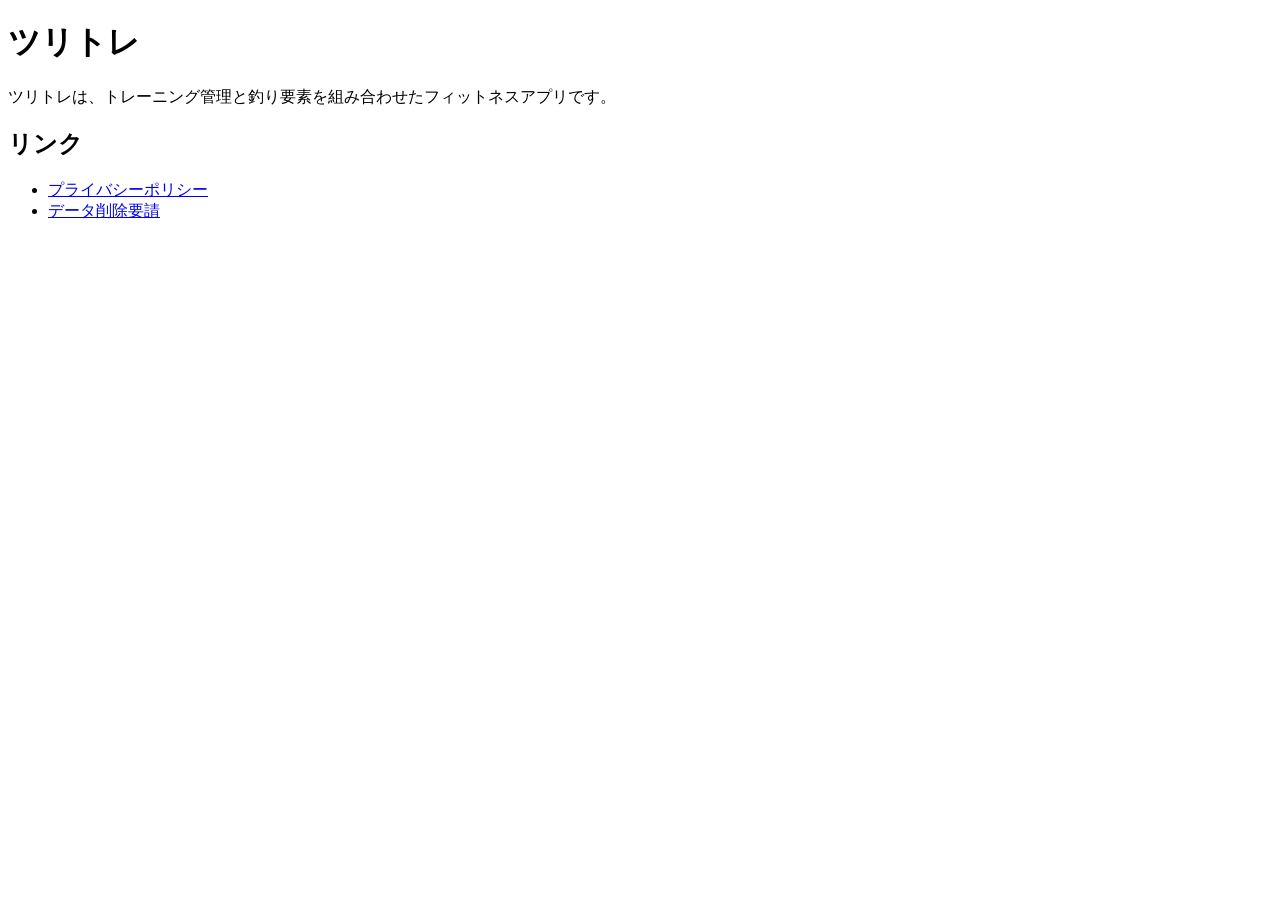
<file: docs/index.html>
<!doctype html>
<html lang="ja">
<head>
  <meta charset="utf-8" />
  <meta name="viewport" content="width=device-width, initial-scale=1" />
  <title>ツリトレ</title>
</head>
<body>
  <h1>ツリトレ</h1>
  <p>ツリトレは、トレーニング管理と釣り要素を組み合わせたフィットネスアプリです。</p>

  <h2>リンク</h2>
  <ul>
    <li><a href="./privacy.html">プライバシーポリシー</a></li>
    <li><a href="./delete.html">データ削除要請</a></li>
  </ul>
</body>
</html>

<!-- redeploy-test -->
</file>
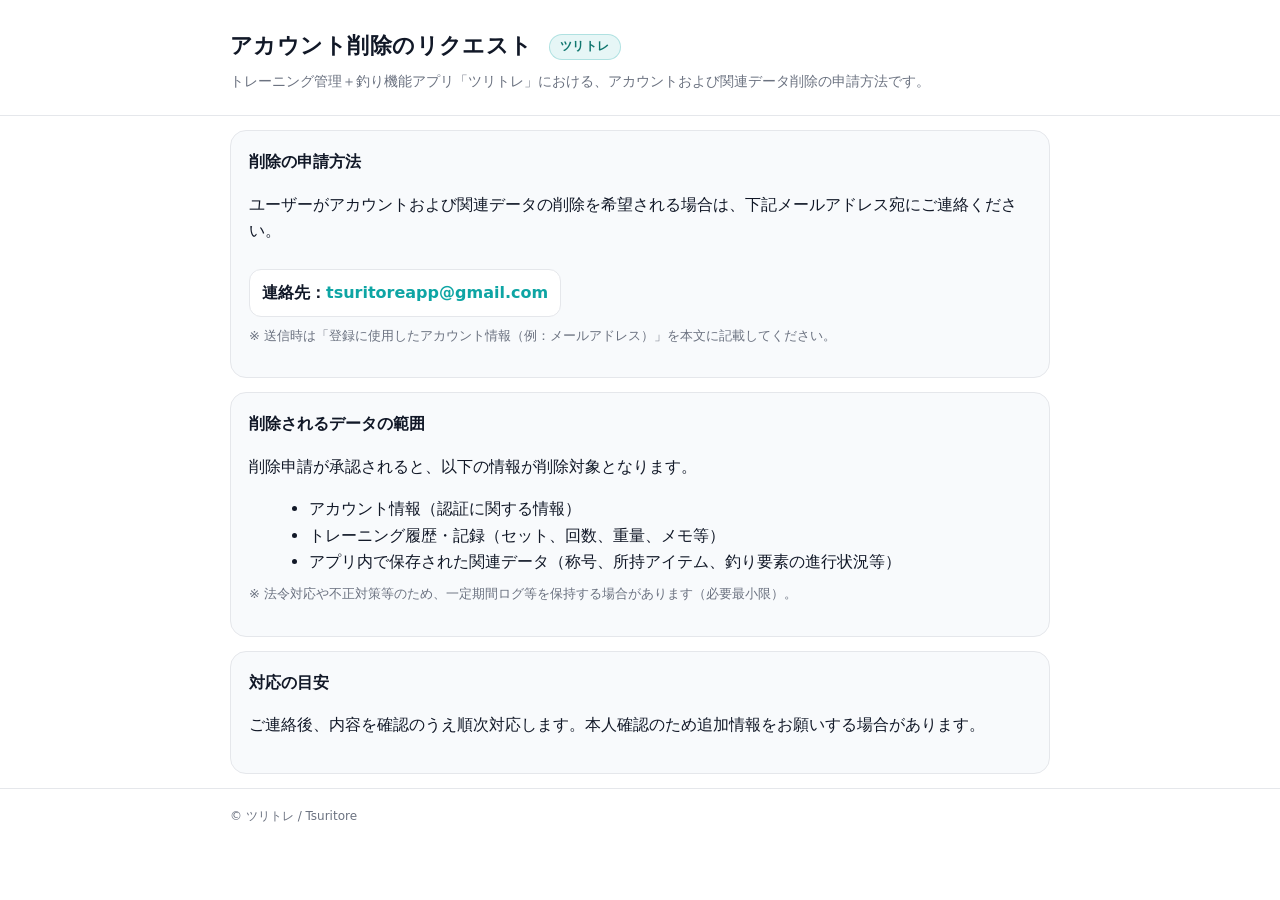
<file: docs/delete.html>
<!doctype html>
<html lang="ja">
<head>
  <meta charset="utf-8" />
  <meta name="viewport" content="width=device-width,initial-scale=1" />
  <title>アカウント削除のリクエスト | ツリトレ</title>
  <meta name="description" content="ツリトレ（トレーニング管理＋釣り）アプリのアカウント削除および関連データ削除のリクエスト方法。" />
  <style>
    :root {
      --bg: #ffffff;
      --text: #111827;
      --muted: #6b7280;
      --card: #f8fafc;
      --border: #e5e7eb;
      --accent: #0ea5a4; /* teal */
    }
    * { box-sizing: border-box; }
    body {
      margin: 0;
      font-family: system-ui, -apple-system, Segoe UI, Roboto, Helvetica, Arial, "Noto Sans JP", "Hiragino Kaku Gothic ProN", Meiryo, sans-serif;
      background: var(--bg);
      color: var(--text);
      line-height: 1.65;
    }
    header {
      padding: 28px 20px 8px;
      border-bottom: 1px solid var(--border);
      background: #fff;
    }
    .wrap { max-width: 860px; margin: 0 auto; padding: 0 20px; }
    h1 {
      margin: 0 0 6px;
      font-size: 22px;
      font-weight: 700;
      letter-spacing: .02em;
    }
    .sub {
      margin: 0 0 14px;
      color: var(--muted);
      font-size: 14px;
    }
    main { padding: 22px 0 40px; }
    .card {
      background: var(--card);
      border: 1px solid var(--border);
      border-radius: 16px;
      padding: 18px 18px;
      margin: 14px 0;
    }
    h2 {
      margin: 0 0 10px;
      font-size: 16px;
      font-weight: 700;
    }
    ul { margin: 8px 0 0 20px; }
    .email {
      display: inline-block;
      margin-top: 8px;
      padding: 10px 12px;
      border-radius: 12px;
      background: #fff;
      border: 1px solid var(--border);
      text-decoration: none;
      color: var(--text);
      font-weight: 600;
    }
    .email span { color: var(--accent); }
    .note { color: var(--muted); font-size: 13px; margin-top: 8px; }
    footer {
      border-top: 1px solid var(--border);
      padding: 18px 0;
      color: var(--muted);
      font-size: 12px;
    }
    .badge {
      display: inline-block;
      font-size: 12px;
      padding: 2px 10px;
      border-radius: 999px;
      background: rgba(14,165,164,.10);
      color: #0f766e;
      border: 1px solid rgba(14,165,164,.25);
      margin-left: 8px;
      vertical-align: middle;
    }
  </style>
</head>

<body>
  <header>
    <div class="wrap">
      <h1>アカウント削除のリクエスト <span class="badge">ツリトレ</span></h1>
      <p class="sub">トレーニング管理＋釣り機能アプリ「ツリトレ」における、アカウントおよび関連データ削除の申請方法です。</p>
    </div>
  </header>

  <main class="wrap">
    <div class="card">
      <h2>削除の申請方法</h2>
      <p>
        ユーザーがアカウントおよび関連データの削除を希望される場合は、下記メールアドレス宛にご連絡ください。
      </p>

      <a class="email" href="mailto:tsuritoreapp@gmail.com?subject=%E3%80%90%E3%83%84%E3%83%AA%E3%83%88%E3%83%AC%E3%80%91%E3%82%A2%E3%82%AB%E3%82%A6%E3%83%B3%E3%83%88%E5%89%8A%E9%99%A4%E4%BE%9D%E9%A0%BC&body=%E4%BB%A5%E4%B8%8B%E3%82%92%E8%A8%98%E8%BC%89%E3%81%97%E3%81%A6%E9%80%81%E4%BF%A1%E3%81%97%E3%81%A6%E3%81%8F%E3%81%A0%E3%81%95%E3%81%84%E3%80%82%0A%0A1)%20%E7%99%BB%E9%8C%B2%E6%99%82%E3%81%AB%E4%BD%BF%E7%94%A8%E3%81%97%E3%81%9F%E3%82%A2%E3%82%AB%E3%82%A6%E3%83%B3%E3%83%88%E6%83%85%E5%A0%B1%EF%BC%88%E4%BE%8B%EF%BC%9A%E3%83%A1%E3%83%BC%E3%83%AB%E3%82%A2%E3%83%89%E3%83%AC%E3%82%B9%EF%BC%89%0A2)%20%E5%89%8A%E9%99%A4%E3%82%92%E5%B8%8C%E6%9C%9B%E3%81%99%E3%82%8B%E6%97%A8%0A3)%20%E8%A3%9C%E8%B6%B3%EF%BC%88%E4%BB%BB%E6%84%8F%EF%BC%9A%E5%89%8A%E9%99%A4%E5%AF%BE%E8%B1%A1%E3%81%AB%E5%BF%83%E5%BD%93%E3%81%9F%E3%82%8A%E3%81%8C%E3%81%82%E3%82%8B%E5%A0%B4%E5%90%88%E3%81%AA%E3%81%A9%EF%BC%89">
        連絡先：<span>tsuritoreapp@gmail.com</span>
      </a>

      <p class="note">
        ※ 送信時は「登録に使用したアカウント情報（例：メールアドレス）」を本文に記載してください。
      </p>
    </div>

    <div class="card">
      <h2>削除されるデータの範囲</h2>
      <p>削除申請が承認されると、以下の情報が削除対象となります。</p>
      <ul>
        <li>アカウント情報（認証に関する情報）</li>
        <li>トレーニング履歴・記録（セット、回数、重量、メモ等）</li>
        <li>アプリ内で保存された関連データ（称号、所持アイテム、釣り要素の進行状況等）</li>
      </ul>
      <p class="note">※ 法令対応や不正対策等のため、一定期間ログ等を保持する場合があります（必要最小限）。</p>
    </div>

    <div class="card">
      <h2>対応の目安</h2>
      <p>ご連絡後、内容を確認のうえ順次対応します。本人確認のため追加情報をお願いする場合があります。</p>
    </div>
  </main>

  <footer>
    <div class="wrap">
      <div>© ツリトレ / Tsuritore</div>
    </div>
  </footer>
</body>
</html>
</file>
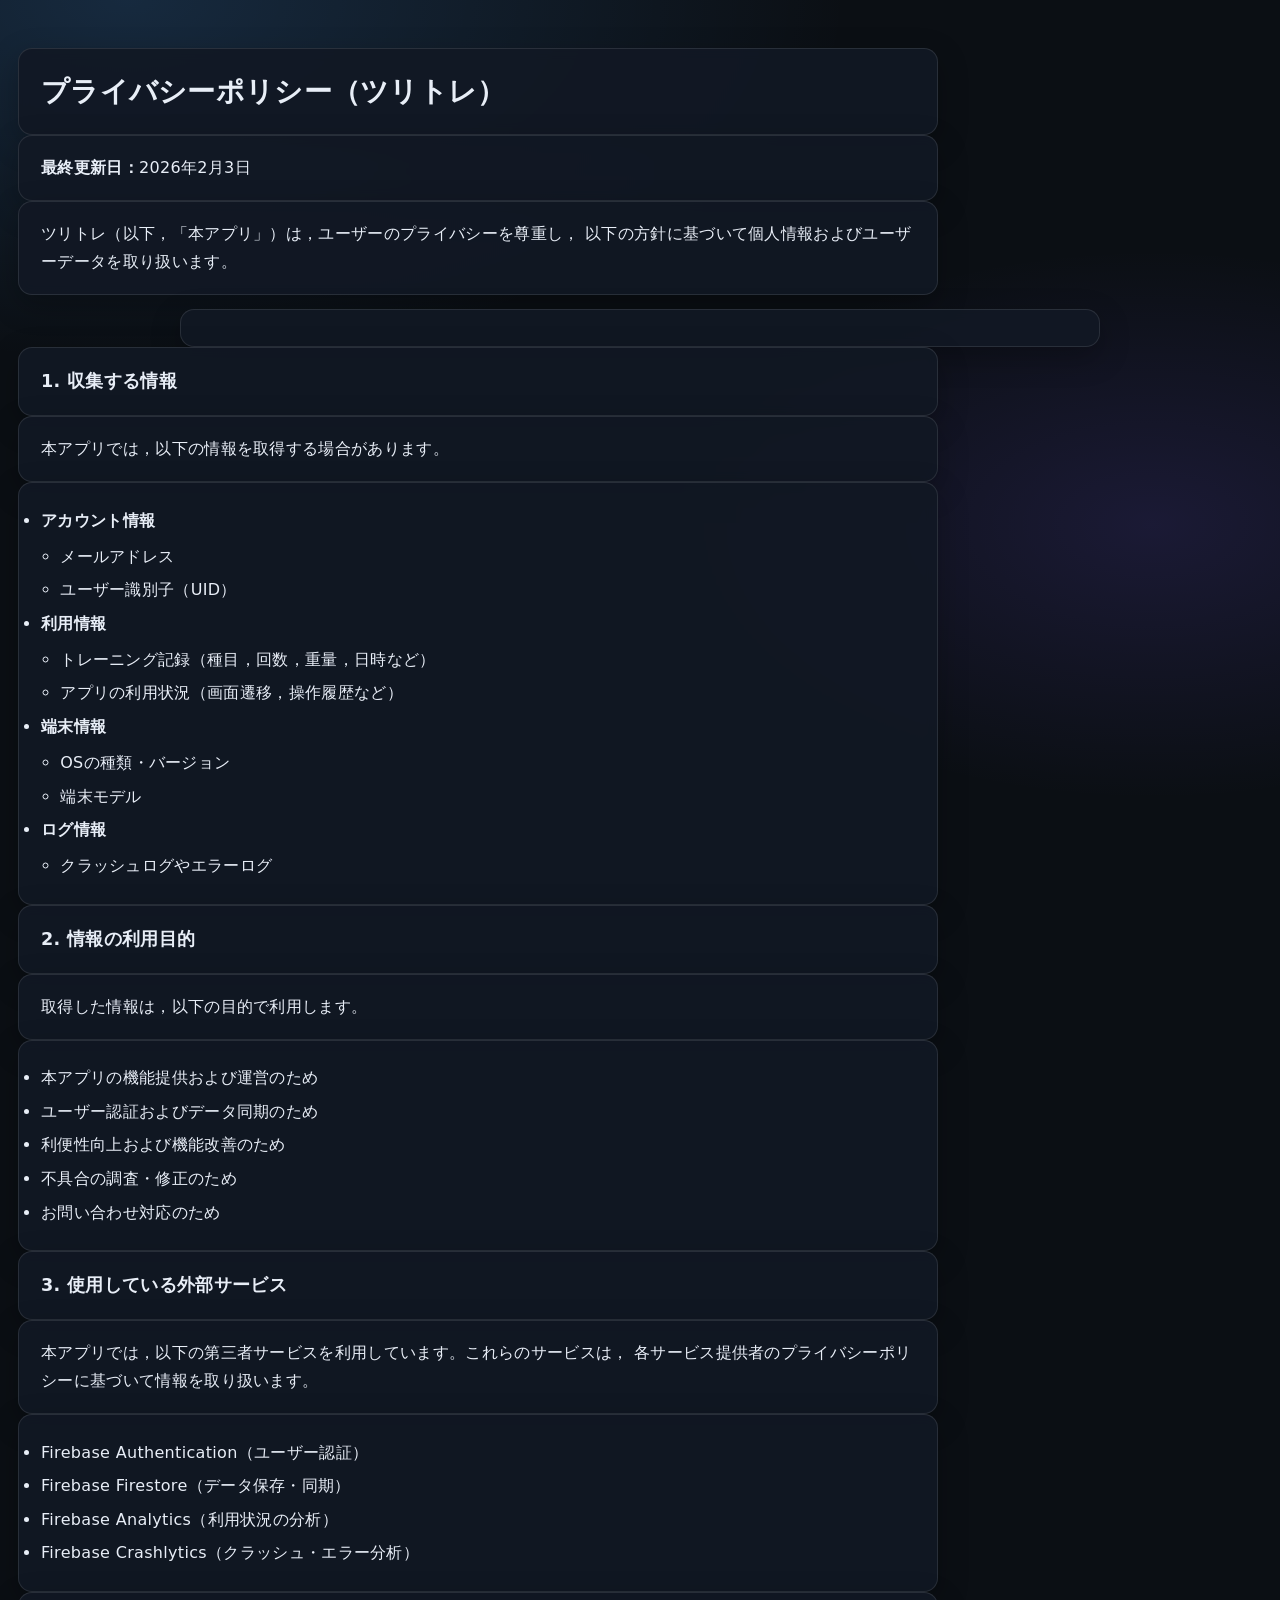
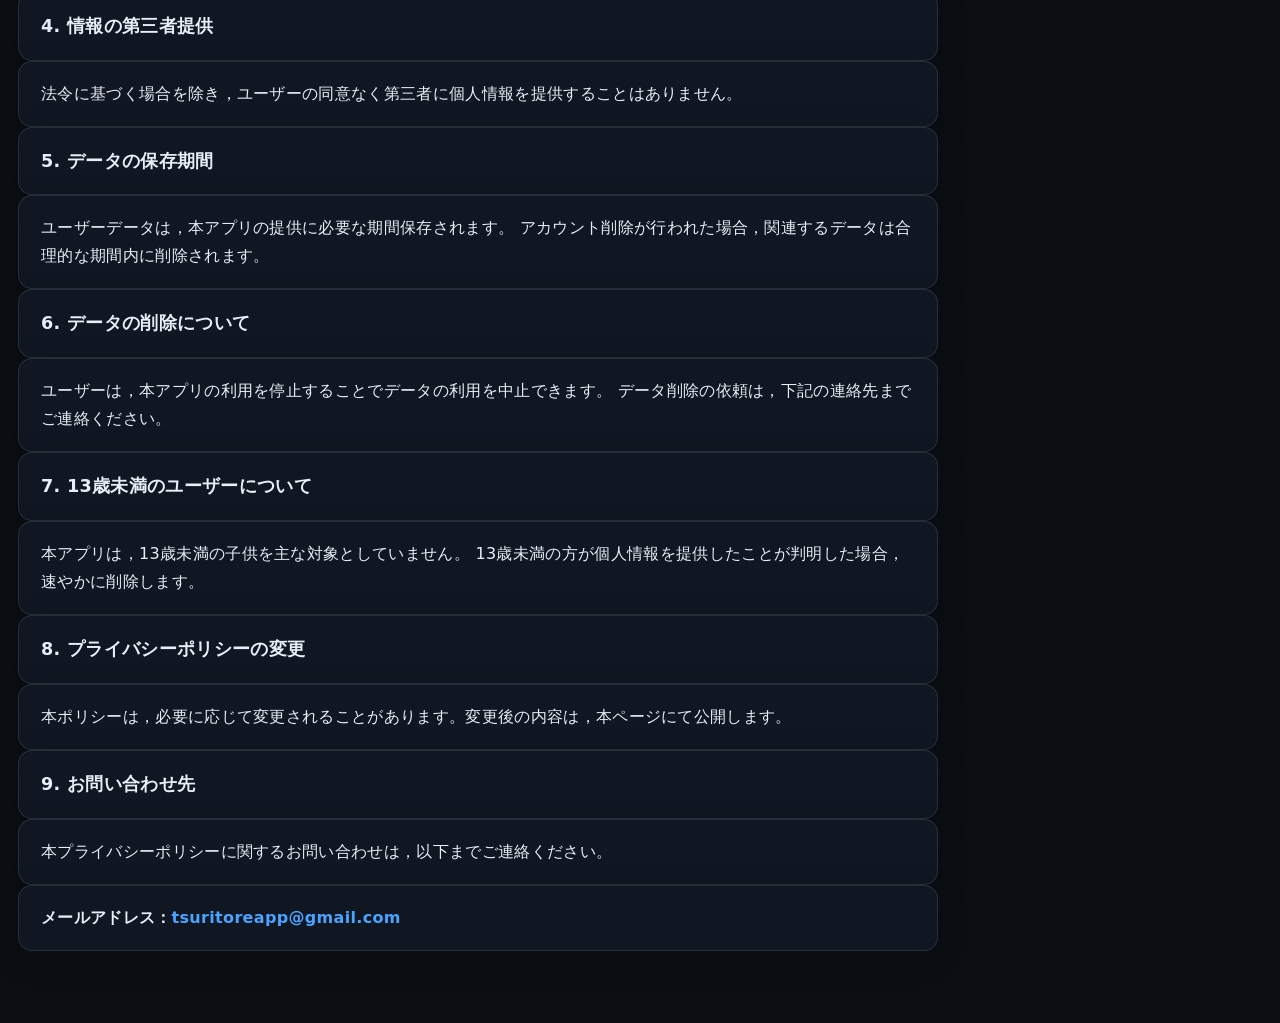
<file: docs/privacy.html>
<!-- DEPLOY_CHECK: 2026-02-03adaTXX:XXZ commit=1cf2337 -->
<!doctype html>
<html lang="ja">
<link rel="stylesheet" href="./privacy.css" />

<head>
  <meta charset="utf-8" />
  <meta name="viewport" content="width=device-width,initial-scale=1" />
  <title>プライバシーポリシー | ツリトレ</title>
</head>
<body>
  <h1>プライバシーポリシー（ツリトレ）</h1>

  <p><strong>最終更新日：</strong>2026年2月3日</p>

  <p>
    ツリトレ（以下，「本アプリ」）は，ユーザーのプライバシーを尊重し，
    以下の方針に基づいて個人情報およびユーザーデータを取り扱います。
  </p>

  <hr />

  <h2>1. 収集する情報</h2>
  <p>本アプリでは，以下の情報を取得する場合があります。</p>
  <ul>
    <li><strong>アカウント情報</strong>
      <ul>
        <li>メールアドレス</li>
        <li>ユーザー識別子（UID）</li>
      </ul>
    </li>
    <li><strong>利用情報</strong>
      <ul>
        <li>トレーニング記録（種目，回数，重量，日時など）</li>
        <li>アプリの利用状況（画面遷移，操作履歴など）</li>
      </ul>
    </li>
    <li><strong>端末情報</strong>
      <ul>
        <li>OSの種類・バージョン</li>
        <li>端末モデル</li>
      </ul>
    </li>
    <li><strong>ログ情報</strong>
      <ul>
        <li>クラッシュログやエラーログ</li>
      </ul>
    </li>
  </ul>

  <h2>2. 情報の利用目的</h2>
  <p>取得した情報は，以下の目的で利用します。</p>
  <ul>
    <li>本アプリの機能提供および運営のため</li>
    <li>ユーザー認証およびデータ同期のため</li>
    <li>利便性向上および機能改善のため</li>
    <li>不具合の調査・修正のため</li>
    <li>お問い合わせ対応のため</li>
  </ul>

  <h2>3. 使用している外部サービス</h2>
  <p>
    本アプリでは，以下の第三者サービスを利用しています。これらのサービスは，
    各サービス提供者のプライバシーポリシーに基づいて情報を取り扱います。
  </p>
  <ul>
    <li>Firebase Authentication（ユーザー認証）</li>
    <li>Firebase Firestore（データ保存・同期）</li>
    <li>Firebase Analytics（利用状況の分析）</li>
    <li>Firebase Crashlytics（クラッシュ・エラー分析）</li>
  </ul>

  <h2>4. 情報の第三者提供</h2>
  <p>
    法令に基づく場合を除き，ユーザーの同意なく第三者に個人情報を提供することはありません。
  </p>

  <h2>5. データの保存期間</h2>
  <p>
    ユーザーデータは，本アプリの提供に必要な期間保存されます。
    アカウント削除が行われた場合，関連するデータは合理的な期間内に削除されます。
  </p>

  <h2>6. データの削除について</h2>
  <p>
    ユーザーは，本アプリの利用を停止することでデータの利用を中止できます。
    データ削除の依頼は，下記の連絡先までご連絡ください。
  </p>

  <h2>7. 13歳未満のユーザーについて</h2>
  <p>
    本アプリは，13歳未満の子供を主な対象としていません。
    13歳未満の方が個人情報を提供したことが判明した場合，速やかに削除します。
  </p>

  <h2>8. プライバシーポリシーの変更</h2>
  <p>
    本ポリシーは，必要に応じて変更されることがあります。変更後の内容は，本ページにて公開します。
  </p>

  <h2>9. お問い合わせ先</h2>
  <p>本プライバシーポリシーに関するお問い合わせは，以下までご連絡ください。</p>
  <p><strong>メールアドレス：</strong><a href="mailto:tsuritoreapp@gmail.com">tsuritoreapp@gmail.com</a></p>
</body>
</html>
</file>
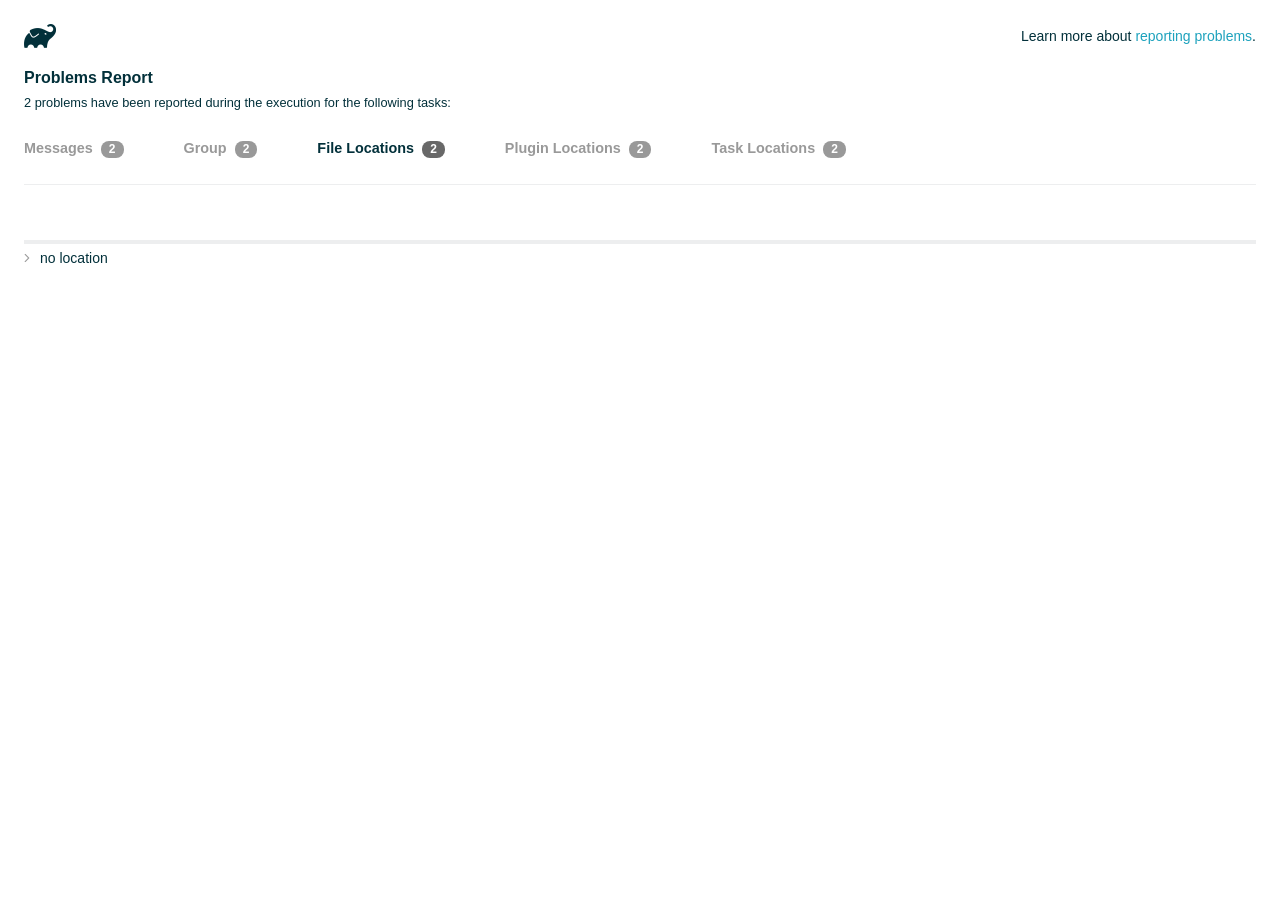
<file: android/build/reports/problems/problems-report.html>
<!DOCTYPE html>

<html lang="en">
<head>
    <!-- Required meta tags -->
    <meta charset="utf-8">
    <meta name="viewport" content="width=device-width, initial-scale=1, shrink-to-fit=no">

                    <style type="text/css">
                /*! normalize.css v7.0.0 | MIT License | github.com/necolas/normalize.css */
html {
    line-height: 1.15;
    -ms-text-size-adjust: 100%;
    -webkit-text-size-adjust: 100%
}

body {
    margin: 0
}

article, aside, footer, header, nav, section {
    display: block
}

h1 {
    font-size: 2em;
    margin: .67em 0
}

figcaption, figure, main {
    display: block
}

figure {
    margin: 1em 40px
}

hr {
    box-sizing: content-box;
    height: 0;
    overflow: visible
}

pre {
    font-family: monospace, monospace;
    font-size: 1em
}

a {
    background-color: transparent;
    -webkit-text-decoration-skip: objects
}

abbr[title] {
    border-bottom: none;
    text-decoration: underline;
    text-decoration: underline dotted
}

b, strong {
    font-weight: inherit
}

b, strong {
    font-weight: bolder
}

code, kbd, samp {
    font-family: monospace, monospace;
    font-size: 1em
}

dfn {
    font-style: italic
}

mark {
    background-color: #ff0;
    color: #000
}

small {
    font-size: 80%
}

sub, sup {
    font-size: 75%;
    line-height: 0;
    position: relative;
    vertical-align: baseline
}

sub {
    bottom: -.25em
}

sup {
    top: -.5em
}

audio, video {
    display: inline-block
}

audio:not([controls]) {
    display: none;
    height: 0
}

img {
    border-style: none
}

svg:not(:root) {
    overflow: hidden
}

button, input, optgroup, select, textarea {
    font-family: sans-serif;
    font-size: 100%;
    line-height: 1.15;
    margin: 0
}

button, input {
    overflow: visible
}

button, select {
    text-transform: none
}

[type=reset], [type=submit], button, html [type=button] {
    -webkit-appearance: button
}

[type=button]::-moz-focus-inner, [type=reset]::-moz-focus-inner, [type=submit]::-moz-focus-inner, button::-moz-focus-inner {
    border-style: none;
    padding: 0
}

[type=button]:-moz-focusring, [type=reset]:-moz-focusring, [type=submit]:-moz-focusring, button:-moz-focusring {
    outline: 1px dotted ButtonText
}

fieldset {
    padding: .35em .75em .625em
}

legend {
    box-sizing: border-box;
    color: inherit;
    display: table;
    max-width: 100%;
    padding: 0;
    white-space: normal
}

progress {
    display: inline-block;
    vertical-align: baseline
}

textarea {
    overflow: auto
}

[type=checkbox], [type=radio] {
    box-sizing: border-box;
    padding: 0
}

[type=number]::-webkit-inner-spin-button, [type=number]::-webkit-outer-spin-button {
    height: auto
}

[type=search] {
    -webkit-appearance: textfield;
    outline-offset: -2px
}

[type=search]::-webkit-search-cancel-button, [type=search]::-webkit-search-decoration {
    -webkit-appearance: none
}

::-webkit-file-upload-button {
    -webkit-appearance: button;
    font: inherit
}

details, menu {
    display: block
}

summary {
    display: list-item
}

canvas {
    display: inline-block
}

template {
    display: none
}

[hidden] {
    display: none
}

/* configuration cache styles */

.report-wrapper {
    margin: 0;
    padding: 0 24px;
}

.gradle-logo {
    width: 32px;
    height: 24px;
    background-image: url("[data-uri]");
    background-size: contain;
}

.header {
    display: flex;
    flex-wrap: wrap;
    position: fixed;
    top: 0;
    left: 0;
    width: 100%;
    padding: 24px 24px 0 24px;
    background-color: white;
    z-index: 1;
}

.learn-more {
    margin-left: auto;
    align-self: center;
    font-size: 0.875rem;
    font-weight: normal;
}

.title {
    display: flex;
    align-items: center;
    padding: 18px 0 24px 0;
    flex: 1 0 100%;
}

.content {
    font-size: 0.875rem;
    padding: 240px 0 48px;
    overflow-x: auto;
    white-space: nowrap;
}

.content ol:first-of-type {
    margin: 0;
}

.tree-btn {
    cursor: pointer;
    display: inline-block;
    width: 16px;
    height: 16px;
    background-size: contain;
    background-repeat: no-repeat;
    vertical-align: middle;
    margin-top: -0.2em;
}

.tree-btn.collapsed {
    background-image: url('data:image/svg+xml;utf8,<svg xmlns="http://www.w3.org/2000/svg" viewBox="0 0 192 512"><path d="M166.9 264.5l-117.8 116c-4.7 4.7-12.3 4.7-17 0l-7.1-7.1c-4.7-4.7-4.7-12.3 0-17L127.3 256 25.1 155.6c-4.7-4.7-4.7-12.3 0-17l7.1-7.1c4.7-4.7 12.3-4.7 17 0l117.8 116c4.6 4.7 4.6 12.3-.1 17z" fill="%23999999" stroke="%23999999"/></svg>');
}

.tree-btn.expanded {
    background-image: url('data:image/svg+xml;utf8,<svg xmlns="http://www.w3.org/2000/svg" viewBox="0 0 256 512"><path d="M119.5 326.9L3.5 209.1c-4.7-4.7-4.7-12.3 0-17l7.1-7.1c4.7-4.7 12.3-4.7 17 0L128 287.3l100.4-102.2c4.7-4.7 12.3-4.7 17 0l7.1 7.1c4.7 4.7 4.7 12.3 0 17L136.5 327c-4.7 4.6-12.3 4.6-17-.1z" fill="%23999999" stroke="%23999999"/></svg>');
}

ul .tree-btn {
    margin-right: 3px;
}

.leaf-icon {
    display: inline-block;
    width: 16px;
    height: 16px;
    background-image: url('data:image/svg+xml;utf8,<svg xmlns="http://www.w3.org/2000/svg" viewBox="0 0 256 512"><path d="M32 256 H224" stroke="%23999999" stroke-width="48" stroke-linecap="round"/></svg>');
    background-size: contain;
    background-repeat: no-repeat;
    vertical-align: middle;
    margin-top: -0.2em;
}

.invisible-text {
    user-select: all; /* Allow the text to be selectable */
    color: transparent; /* Hide the text */
    text-indent: -9999px; /* Move the text out of view */
    position: relative;
    white-space: pre; /* Preserve meaningful whitespace in the invisible text for copying */
}

.text-for-copy {
    display: inline-block;
}

.enum-icon {
    display: inline-block;
    width: 16px;
    height: 16px;
    background-image: url('data:image/svg+xml;utf8,<svg xmlns="http://www.w3.org/2000/svg" viewBox="0 0 1024 1024"><circle cx="512" cy="512" r="200" /></svg>');
    background-size: contain;
    background-repeat: no-repeat;
    vertical-align: middle;
    margin-inline-start: 0.5ex;
    margin-inline-end: 0.5ex;
    margin-top: -0.2em;
}

.error-icon {
    display: inline-block;
    width: 16px;
    height: 16px;
    background-image: url('data:image/svg+xml;utf8,<svg xmlns="http://www.w3.org/2000/svg" viewBox="0 0 320 512"><path d="M193.94 256L296.5 153.44l21.15-21.15c3.12-3.12 3.12-8.19 0-11.31l-22.63-22.63c-3.12-3.12-8.19-3.12-11.31 0L160 222.06 36.29 98.34c-3.12-3.12-8.19-3.12-11.31 0L2.34 120.97c-3.12 3.12-3.12 8.19 0 11.31L126.06 256 2.34 379.71c-3.12 3.12-3.12 8.19 0 11.31l22.63 22.63c3.12 3.12 8.19 3.12 11.31 0L160 289.94 262.56 392.5l21.15 21.15c3.12 3.12 8.19 3.12 11.31 0l22.63-22.63c3.12-3.12 3.12-8.19 0-11.31L193.94 256z" fill="%23FC461E" stroke="%23FC461E"/></svg>');
    background-size: contain;
    background-repeat: no-repeat;
    vertical-align: middle;
    margin-inline-start: 0.5ex;
    margin-inline-end: 0.5ex;
    margin-top: -0.2em;
}

.advice-icon {
    display: inline-block;
    width: 16px;
    height: 16px;
    background-image: url('data:image/svg+xml;utf8,<svg width="800px" height="800px" viewBox="-4.93 0 122.88 122.88" version="1.1" id="Layer_1" xmlns="http://www.w3.org/2000/svg" xmlns:xlink="http://www.w3.org/1999/xlink"  style="enable-background:new 0 0 113.01 122.88" xml:space="preserve"><g><path d="M44.13,102.06c-1.14,0.03-2.14-0.81-2.3-1.96c-0.17-1.2,0.64-2.31,1.82-2.54c-1.3-7.37-4.85-11.43-8.6-15.72 c-2.92-3.34-5.95-6.81-8.34-11.92c-2.35-5.03-3.64-10.23-3.6-15.63c0.05-5.4,1.42-10.96,4.4-16.71c0.02-0.04,0.04-0.07,0.06-0.11 l0,0c3.91-6.62,9.38-11.04,15.47-13.52c5.11-2.09,10.66-2.8,16.1-2.3c5.42,0.5,10.73,2.2,15.37,4.94 c5.9,3.49,10.75,8.67,13.42,15.21c1.44,3.54,2.42,7.49,2.54,11.82c0.12,4.31-0.62,8.96-2.61,13.88 c-2.66,6.59-6.18,10.68-9.47,14.51c-3.03,3.53-5.85,6.81-7.42,11.84c0.89,0.21,1.59,0.94,1.73,1.9c0.17,1.24-0.7,2.39-1.94,2.56 l-0.77,0.11c-0.14,1.09-0.23,2.26-0.27,3.51l0.25-0.04c1.24-0.17,2.39,0.7,2.56,1.94c0.17,1.24-0.7,2.39-1.94,2.56l-0.78,0.11 c0.01,0.15,0.02,0.3,0.03,0.45l0,0c0.07,0.88,0.08,1.73,0.03,2.54l0.13-0.02c1.25-0.15,2.38,0.74,2.54,1.98 c0.15,1.25-0.74,2.38-1.98,2.54l-1.68,0.21c-1.2,3.11-3.34,5.48-5.87,6.94c-1.74,1.01-3.67,1.59-5.61,1.71 c-1.97,0.12-3.96-0.25-5.78-1.13c-2.08-1.02-3.94-2.71-5.29-5.14c-0.65-0.33-1.13-0.97-1.23-1.75c-0.04-0.31-0.01-0.61,0.07-0.89 c-0.39-1.16-0.68-2.43-0.87-3.83l-0.07,0.01c-1.24,0.17-2.39-0.7-2.56-1.94c-0.17-1.24,0.7-2.39,1.94-2.56l0.54-0.08 C44.19,104.32,44.18,103.16,44.13,102.06L44.13,102.06z M2.18,58.86C1.01,58.89,0.04,57.98,0,56.81c-0.04-1.17,0.88-2.14,2.05-2.18 l8.7-0.3c1.17-0.04,2.14,0.88,2.18,2.05c0.04,1.17-0.88,2.14-2.05,2.18L2.18,58.86L2.18,58.86z M110.68,50.25 c1.16-0.12,2.2,0.73,2.32,1.89c0.12,1.16-0.73,2.2-1.89,2.32l-8.66,0.91c-1.16,0.12-2.2-0.73-2.32-1.89 c-0.12-1.16,0.73-2.2,1.89-2.32L110.68,50.25L110.68,50.25z M94.91,14.78c0.65-0.97,1.96-1.23,2.93-0.58 c0.97,0.65,1.23,1.96,0.58,2.93l-4.84,7.24c-0.65,0.97-1.96,1.23-2.93,0.58c-0.97-0.65-1.23-1.96-0.58-2.93L94.91,14.78 L94.91,14.78z M57.63,2.06c0.03-1.17,1-2.09,2.16-2.06c1.17,0.03,2.09,1,2.06,2.16l-0.22,8.7c-0.03,1.17-1,2.09-2.16,2.06 c-1.17-0.03-2.09-1-2.06-2.16L57.63,2.06L57.63,2.06z M13.88,15.53c-0.86-0.8-0.9-2.14-0.11-2.99c0.8-0.86,2.14-0.9,2.99-0.11 l6.37,5.94c0.86,0.8,0.9,2.14,0.11,2.99c-0.8,0.86-2.14,0.9-2.99,0.11L13.88,15.53L13.88,15.53z M47.88,96.95l18.49-2.63 c1.59-6.7,5.05-10.73,8.8-15.08c3.08-3.58,6.36-7.4,8.76-13.34c1.76-4.35,2.41-8.43,2.31-12.19c-0.1-3.75-0.96-7.21-2.24-10.34 c-2.3-5.63-6.51-10.11-11.65-13.15c-4.11-2.43-8.8-3.94-13.59-4.37c-4.77-0.44-9.64,0.19-14.13,2.02 c-5.26,2.15-9.99,5.97-13.39,11.72c-2.64,5.12-3.86,10.02-3.9,14.73c-0.04,4.74,1.11,9.33,3.2,13.8c2.13,4.56,4.97,7.8,7.69,10.92 C42.47,83.9,46.48,88.49,47.88,96.95L47.88,96.95z M65.62,99.02l-17.27,2.45c0.05,1.1,0.07,2.25,0.05,3.47l17.05-2.42 C65.47,101.29,65.52,100.12,65.62,99.02L65.62,99.02z M48.49,109.52c0.12,0.92,0.3,1.76,0.53,2.54l16.55-2.04 c0.11-0.86,0.13-1.77,0.05-2.74l0,0l0-0.02l-0.01-0.17L48.49,109.52L48.49,109.52z M51.37,116.36c0.64,0.67,1.35,1.19,2.1,1.55 c1.15,0.56,2.42,0.79,3.67,0.72c1.29-0.08,2.57-0.47,3.74-1.15c1.1-0.64,2.09-1.53,2.88-2.65L51.37,116.36L51.37,116.36z"/></g></svg>');
    background-size: contain;
    background-repeat: no-repeat;
    vertical-align: middle;
    margin-inline-start: 0.5ex;
    margin-inline-end: 0.5ex;
    margin-top: -0.2em;
}

.warning-icon {
    display: inline-block;
    width: 13px;
    height: 13px;
    background-image: url('data:image/svg+xml;utf8,<svg xmlns="http://www.w3.org/2000/svg" viewBox="0 0 576 512"><path d="M270.2 160h35.5c3.4 0 6.1 2.8 6 6.2l-7.5 196c-.1 3.2-2.8 5.8-6 5.8h-20.5c-3.2 0-5.9-2.5-6-5.8l-7.5-196c-.1-3.4 2.6-6.2 6-6.2zM288 388c-15.5 0-28 12.5-28 28s12.5 28 28 28 28-12.5 28-28-12.5-28-28-28zm281.5 52L329.6 24c-18.4-32-64.7-32-83.2 0L6.5 440c-18.4 31.9 4.6 72 41.6 72H528c36.8 0 60-40 41.5-72zM528 480H48c-12.3 0-20-13.3-13.9-24l240-416c6.1-10.6 21.6-10.7 27.7 0l240 416c6.2 10.6-1.5 24-13.8 24z" fill="%23DEAD22" stroke="%23DEAD22"/></svg>');
    background-size: contain;
    background-repeat: no-repeat;
    vertical-align: middle;
    margin-inline-start: 0.3ex;
    margin-inline-end: 1.1ex;
    margin-top: -0.1em;
}

.documentation-button {
    cursor: pointer;
    display: inline-block;
    width: 13px;
    height: 13px;
    background-image: url('data:image/svg+xml;utf8,<svg xmlns="http://www.w3.org/2000/svg" viewBox="0 0 512 512"><path d="M256 340c-15.464 0-28 12.536-28 28s12.536 28 28 28 28-12.536 28-28-12.536-28-28-28zm7.67-24h-16c-6.627 0-12-5.373-12-12v-.381c0-70.343 77.44-63.619 77.44-107.408 0-20.016-17.761-40.211-57.44-40.211-29.144 0-44.265 9.649-59.211 28.692-3.908 4.98-11.054 5.995-16.248 2.376l-13.134-9.15c-5.625-3.919-6.86-11.771-2.645-17.177C185.658 133.514 210.842 116 255.67 116c52.32 0 97.44 29.751 97.44 80.211 0 67.414-77.44 63.849-77.44 107.408V304c0 6.627-5.373 12-12 12zM256 40c118.621 0 216 96.075 216 216 0 119.291-96.61 216-216 216-119.244 0-216-96.562-216-216 0-119.203 96.602-216 216-216m0-32C119.043 8 8 119.083 8 256c0 136.997 111.043 248 248 248s248-111.003 248-248C504 119.083 392.957 8 256 8z" fill="%23999999" stroke="%23999999"/></svg>');
    background-size: contain;
    background-repeat: no-repeat;
    vertical-align: middle;
    margin-inline-start: 0.5ex;
    margin-inline-end: 0.5ex;
    margin-top: -0.2em;
}

.documentation-button::selection {
    color: transparent;
}

.documentation-button:hover {
    color: transparent;
}

.copy-button {
    cursor: pointer;
    display: inline-block;
    width: 12px;
    height: 12px;
    background-image: url('data:image/svg+xml;utf8,<svg xmlns="http://www.w3.org/2000/svg" viewBox="0 0 448 512"><path d="M433.941 193.941l-51.882-51.882A48 48 0 0 0 348.118 128H320V80c0-26.51-21.49-48-48-48h-66.752C198.643 13.377 180.858 0 160 0s-38.643 13.377-45.248 32H48C21.49 32 0 53.49 0 80v288c0 26.51 21.49 48 48 48h80v48c0 26.51 21.49 48 48 48h224c26.51 0 48-21.49 48-48V227.882a48 48 0 0 0-14.059-33.941zm-22.627 22.627a15.888 15.888 0 0 1 4.195 7.432H352v-63.509a15.88 15.88 0 0 1 7.431 4.195l51.883 51.882zM160 30c9.941 0 18 8.059 18 18s-8.059 18-18 18-18-8.059-18-18 8.059-18 18-18zM48 384c-8.822 0-16-7.178-16-16V80c0-8.822 7.178-16 16-16h66.752c6.605 18.623 24.389 32 45.248 32s38.643-13.377 45.248-32H272c8.822 0 16 7.178 16 16v48H176c-26.51 0-48 21.49-48 48v208H48zm352 96H176c-8.822 0-16-7.178-16-16V176c0-8.822 7.178-16 16-16h144v72c0 13.2 10.8 24 24 24h72v208c0 8.822-7.178 16-16 16z" fill="%23999999" stroke="%23999999"/></svg>');
    background-size: contain;
    background-repeat: no-repeat;
    vertical-align: middle;
    margin-inline-start: 0.5ex;
    margin-top: -0.2em;
}

.groups{
    display: flex;
    border-bottom: 1px solid #EDEEEF;
    flex: 1 0 100%;
}

.uncategorized {
    display: flex;
    border-top: 4px solid #EDEEEF;
    flex: 1 0 100%;
}

.group-selector {
    padding: 0 52px 24px 0;
    font-size: 0.9rem;
    font-weight: bold;
    color: #999999;
    cursor: pointer;
}

.group-selector__count {
    margin: 0 8px;
    border-radius: 8px;
    background-color: #999;
    color: #fff;
    padding: 1px 8px 2px;
    font-size: 0.75rem;
}

.group-selector--active {
    color: #02303A;
    cursor: auto;
}

.group-selector--active .group-selector__count {
    background-color: #686868;
}

.group-selector--disabled {
    cursor: not-allowed;
}

.accordion-header {
    cursor: pointer;
}

.container {
    padding-left: 0.5em;
    padding-right: 0.5em;
}

.stacktrace {
    border-radius: 4px;
    overflow-x: auto;
    padding: 0.5rem;
    margin-bottom: 0;
    min-width: 1000px;
}

/* Lato (bold, regular) */
@font-face {
    font-display: swap;
    font-family: Lato;
    font-weight: 500;
    font-style: normal;
    src: url("https://assets.gradle.com/lato/fonts/lato-semibold/lato-semibold.woff2") format("woff2"),
    url("https://assets.gradle.com/lato/fonts/lato-semibold/lato-semibold.woff") format("woff");
}

@font-face {
    font-display: swap;
    font-family: Lato;
    font-weight: bold;
    font-style: normal;
    src: url("https://assets.gradle.com/lato/fonts/lato-bold/lato-bold.woff2") format("woff2"),
    url("https://assets.gradle.com/lato/fonts/lato-bold/lato-bold.woff") format("woff");
}

* {
    -webkit-box-sizing: border-box;
    -moz-box-sizing: border-box;
    box-sizing: border-box;
}

html,
body {
    margin: 0;
    padding: 0;
}

html {
    font-family: "Lato", "Helvetica Neue", Arial, sans-serif;
    font-size: 16px;
    font-weight: 400;
    line-height: 1.5;
}

body {
    color: #02303A;
    background-color: #ffffff;
    -webkit-text-size-adjust: 100%;
    -ms-text-size-adjust: 100%;
    -webkit-font-smoothing: antialiased;
}


/* typography */
h1, h2, h3, h4, h5, h6 {
    color: #02303A;
    text-rendering: optimizeLegibility;
    margin: 0;
}

h1 {
    font-size: 1rem;
}

h2 {
    font-size: 0.9rem;
}

h3 {
    font-size: 1.125rem;
}

h4, h5, h6 {
    font-size: 0.875rem;
}

h1 code {
    font-weight: bold;
}

ul, ol, dl {
    list-style-position: outside;
    line-height: 1.6;
    padding: 0;
    margin: 0 0 0 20px;
    list-style-type: none;
}

li {
    line-height: 2;
}

a {
    color: #1DA2BD;
    text-decoration: none;
    transition: all 0.3s ease, visibility 0s;
}

a:hover {
    color: #35c1e4;
}

/* code */
code, pre {
    font-family: Inconsolata, Monaco, "Courier New", monospace;
    font-style: normal;
    font-variant-ligatures: normal;
    font-variant-caps: normal;
    font-variant-numeric: normal;
    font-variant-east-asian: normal;
    font-weight: normal;
    font-stretch: normal;
    color: #686868;
}

*:not(pre) > code {
    letter-spacing: 0;
    padding: 0.1em 0.5ex;
    text-rendering: optimizeSpeed;
    word-spacing: -0.15em;
    word-wrap: break-word;
}

pre {
    font-size: 0.75rem;
    line-height: 1.8;
    margin-top: 0;
    margin-bottom: 1.5em;
    padding: 1rem;
}

pre code {
    background-color: transparent;
    color: inherit;
    line-height: 1.8;
    font-size: 100%;
    padding: 0;
}

a code {
    color: #1BA8CB;
}

pre.code, pre.programlisting, pre.screen, pre.tt {
    background-color: #f7f7f8;
    border-radius: 4px;
    font-size: 1em;
    line-height: 1.45;
    margin-bottom: 1.25em;
    overflow-x: auto;
    padding: 1rem;
}

li em, p em {
    padding: 0 1px;
}

code em, tt em {
    text-decoration: none;
}

code + .copy-button {
    margin-inline-start: 0.2ex;
}

.java-exception {
    font-size: 0.75rem;
    padding-left: 24px;
}

.java-exception ul {
    margin: 0;
    line-height: inherit;
}

.java-exception code {
    white-space: pre;
}

.java-exception-part-toggle {
    user-select: none;
    cursor: pointer;
    border-radius: 2px;
    padding: 0.1em 0.2em;
    background: azure;
    color: #686868;
}

                </style>
    <!-- Inconsolata is used as a default monospace font in the report. -->
    <link rel="stylesheet" href="https://fonts.googleapis.com/css?family=Inconsolata:400,700" />

    <title>Gradle Configuration Cache</title>
</head>
<body>

<div id="playground"></div>

<div class="report" id="report">
    Loading...
</div>

<script type="text/javascript">
function configurationCacheProblems() { return (
// begin-report-data
{"diagnostics":[{"locations":[{}],"problem":[{"text":"Executing Gradle on JVM versions 16 and lower has been deprecated."}],"severity":"WARNING","problemDetails":[{"text":"This will fail with an error in Gradle 9.0."}],"contextualLabel":"Executing Gradle on JVM versions 16 and lower has been deprecated.","documentationLink":"https://docs.gradle.org/8.14/userguide/upgrading_version_8.html#minimum_daemon_jvm_version","problemId":[{"name":"deprecation","displayName":"Deprecation"},{"name":"executing-gradle-on-jvm-versions-and-lower","displayName":"Executing Gradle on JVM versions 16 and lower has been deprecated."}],"solutions":[[{"text":"Use JVM 17 or greater to execute Gradle. Projects can continue to use older JVM versions via toolchains."}]]},{"problem":[{"text":"No variants exist that would match the request"}],"severity":"ERROR","contextualLabel":"Dependency requires at least JVM runtime version 11. This build uses a Java 8 JVM.","documentationLink":"https://docs.gradle.org/8.14/userguide/variant_model.html#sec:variant-select-errors","problemId":[{"name":"dependency-variant-resolution","displayName":"Variant resolution"},{"name":"no-compatible-variants","displayName":"No variants exist that would match the request"}]}],"problemsReport":{"totalProblemCount":2,"requestedTasks":"","documentationLink":"https://docs.gradle.org/8.14/userguide/reporting_problems.html","documentationLinkCaption":"Problem report","summaries":[]}}
// end-report-data
);}
</script>
                <script type="text/javascript">
                !function(n,t){"object"==typeof exports&&"object"==typeof module?module.exports=t():"function"==typeof define&&define.amd?define([],t):"object"==typeof exports?exports["configuration-cache-report"]=t():n["configuration-cache-report"]=t()}(this,(()=>(({70:function(){void 0===ArrayBuffer.isView&&(ArrayBuffer.isView=function(n){return null!=n&&null!=n.__proto__&&n.__proto__.__proto__===Int8Array.prototype.__proto__}),void 0===Math.imul&&(Math.imul=function(n,t){return(4294901760&n)*(65535&t)+(65535&n)*(0|t)|0}),this["configuration-cache-report"]=function(n){"use strict";var t,r,i,e,u,o,f,s,c,a,h,l,_,v,d,g,w,b,p,m,k,q,y,B,C,x,j,P,I,S,z,T,E,L,N,A,M,F,D,O,R,H,$,G,U,V,Q,Z,Y,W,K,X,J,nn,tn,rn,en,un,on,fn,sn,cn,an,hn,ln,_n,vn,dn,gn,wn,bn,pn,mn,kn,qn,yn,Bn,Cn,xn,jn,Pn,In,Sn,zn,Tn,En,Ln,Nn,An,Mn=Math.imul,Fn=ArrayBuffer.isView;function Dn(n,t){if(!(t>=0))throw _u(ce("Requested element count "+t+" is less than zero."));return function(n,t){if(!(t>=0))throw _u(ce("Requested element count "+t+" is less than zero."));if(0===t)return Ct();if(t>=n.length)return function(n){switch(n.length){case 0:return Ct();case 1:return qr(n[0]);default:return function(n){return Hr(function(n){return new It(n,!1)}(n))}(n)}}(n);if(1===t)return qr(n[0]);var r=0,i=Rr(),e=0,u=n.length;n:for(;e<u;){var o=n[e];if(e=e+1|0,i.d(o),(r=r+1|0)===t)break n}return i}(n,rt(n.length-t|0,0))}function On(n,t,r,i,e,u,o){return t=t===A?", ":t,r=r===A?"":r,i=i===A?"":i,e=e===A?-1:e,u=u===A?"...":u,o=o===A?null:o,function(n,t,r,i,e,u,o,f){r=r===A?", ":r,i=i===A?"":i,e=e===A?"":e,u=u===A?-1:u,o=o===A?"...":o,f=f===A?null:f,t.e(i);var s=0,c=0,a=n.length;n:for(;c<a;){var h=n[c];if(c=c+1|0,(s=s+1|0)>1&&t.e(r),!(u<0||s<=u))break n;Jt(t,h,f)}return u>=0&&s>u&&t.e(o),t.e(e),t}(n,Bi(),t,r,i,e,u,o).toString()}function Rn(n){return n.length-1|0}function Hn(n,t){if(null==t){var r=0,i=n.length-1|0;if(r<=i)do{var e=r;if(r=r+1|0,null==n[e])return e}while(r<=i)}else{var u=0,o=n.length-1|0;if(u<=o)do{var f=u;if(u=u+1|0,le(t,n[f]))return f}while(u<=o)}return-1}function $n(n,t,r,i,e,u,o){return t=t===A?", ":t,r=r===A?"":r,i=i===A?"":i,e=e===A?-1:e,u=u===A?"...":u,o=o===A?null:o,Gn(n,Bi(),t,r,i,e,u,o).toString()}function Gn(n,t,r,i,e,u,o,f){r=r===A?", ":r,i=i===A?"":i,e=e===A?"":e,u=u===A?-1:u,o=o===A?"...":o,f=f===A?null:f,t.e(i);var s=0,c=n.f();n:for(;c.g();){var a=c.h();if((s=s+1|0)>1&&t.e(r),!(u<0||s<=u))break n;Jt(t,a,f)}return u>=0&&s>u&&t.e(o),t.e(e),t}function Un(n){if(n.i())throw xu("List is empty.");return n.j(0)}function Vn(n){return new tt(n)}function Qn(n){if(Ke(n,Di)){var t;switch(n.k()){case 0:t=Ct();break;case 1:t=qr(Ke(n,Fi)?n.j(0):n.f().h());break;default:t=Zn(n)}return t}return xt(Xn(n))}function Zn(n){return Hr(n)}function Yn(n){if(Ke(n,Di)&&n.k()<=1)return Qn(n);var t=Xn(n);return function(n){var t=(n.k()/2|0)-1|0;if(t<0)return br();var r=jt(n),i=0;if(i<=t)do{var e=i;i=i+1|0;var u=n.j(e);n.f4(e,n.j(r)),n.f4(r,u),r=r-1|0}while(e!==t)}(t),t}function Wn(n,t){if(!(t>=0))throw _u(ce("Requested element count "+t+" is less than zero."));return function(n,t){if(!(t>=0))throw _u(ce("Requested element count "+t+" is less than zero."));if(0===t)return Ct();if(Ke(n,Di)){if(t>=n.k())return Qn(n);if(1===t)return qr(function(n){if(Ke(n,Fi))return Un(n);var t=n.f();if(!t.g())throw xu("Collection is empty.");return t.h()}(n))}var r=0,i=Rr(),e=n.f();n:for(;e.g();){var u=e.h();if(i.d(u),(r=r+1|0)===t)break n}return xt(i)}(n,rt(n.k()-t|0,0))}function Kn(n,t){if(!(t>=0))throw _u(ce("Requested element count "+t+" is less than zero."));if(0===t)return Ct();var r=n.k();if(t>=r)return Qn(n);if(1===t)return qr(Jn(n));var i=Rr();if(Ke(n,bi)){var e=r-t|0;if(e<r)do{var u=e;e=e+1|0,i.d(n.j(u))}while(e<r)}else for(var o=n.l(r-t|0);o.g();){var f=o.h();i.d(f)}return i}function Xn(n){return Ke(n,Di)?Zn(n):nt(n,Or())}function Jn(n){if(n.i())throw xu("List is empty.");return n.j(jt(n))}function nt(n,t){for(var r=n.f();r.g();){var i=r.h();t.d(i)}return t}function tt(n){this.n_1=n}function rt(n,t){return n<t?t:n}function it(n,t){return n>t?t:n}function et(n,t){return Kt().q(n,t,-1)}function ut(n,t){return new Ft(n,t)}function ot(n){var t=n.f();if(!t.g())return Ct();var r=t.h();if(!t.g())return qr(r);var i=Or();for(i.d(r);t.g();)i.d(t.h());return i}function ft(n){this.r_1=n}function st(n,t){this.s_1=n,this.t_1=t}function ct(){}function at(n){this.x_1=n,this.w_1=0}function ht(n,t){this.a1_1=n,at.call(this,n),_t().b1(t,this.a1_1.k()),this.w_1=t}function lt(){t=this}function _t(){return null==t&&new lt,t}function vt(){_t(),ct.call(this)}function dt(n){this.h1_1=n}function gt(n,t){return t===n?"(this Map)":Vi(t)}function wt(n,t){var r;n:{for(var i=n.o().f();i.g();){var e=i.h();if(le(e.j1(),t)){r=e;break n}}r=null}return r}function bt(){r=this}function pt(){return null==r&&new bt,r}function mt(n){this.q1_1=n,ct.call(this)}function kt(){pt(),this.n1_1=null,this.o1_1=null}function qt(){i=this}function yt(){return null==i&&new qt,i}function Bt(n){return n.length>0?ou(n):Ct()}function Ct(){return null==e&&new Pt,e}function xt(n){switch(n.k()){case 0:return Ct();case 1:return qr(n.j(0));default:return n}}function jt(n){return n.k()-1|0}function Pt(){e=this,this.z1_1=new ke(-1478467534,-1720727600)}function It(n,t){this.b2_1=n,this.c2_1=t}function St(){u=this}function zt(){return null==u&&new St,u}function Tt(n,t){return Ke(n,Di)?n.k():t}function Et(n,t){if(Ke(t,Di))return n.m(t);for(var r=!1,i=t.f();i.g();){var e=i.h();n.d(e)&&(r=!0)}return r}function Lt(){}function Nt(n,t){this.h2_1=n,this.g2_1=n.i2_1.l(function(n,t){if(!(0<=t&&t<=n.k()))throw du("Position index "+t+" must be in range ["+Ve(0,n.k())+"].");return n.k()-t|0}(n,t))}function At(n){vt.call(this),this.i2_1=n}function Mt(n){this.k2_1=n,this.j2_1=n.l2_1.f()}function Ft(n,t){this.l2_1=n,this.m2_1=t}function Dt(n){for(;n.n2_1.g();){var t=n.n2_1.h();if(n.q2_1.t2_1(t)===n.q2_1.s2_1)return n.p2_1=t,n.o2_1=1,br()}n.o2_1=0}function Ot(n){this.q2_1=n,this.n2_1=n.r2_1.f(),this.o2_1=-1,this.p2_1=null}function Rt(n,t,r){t=t===A||t,this.r2_1=n,this.s2_1=t,this.t2_1=r}function Ht(){return null==o&&new $t,o}function $t(){o=this,this.u2_1=new ke(1993859828,793161749)}function Gt(n,t,r){return Ut(Ut(n,r)-Ut(t,r)|0,r)}function Ut(n,t){var r=n%t|0;return r>=0?r:r+t|0}function Vt(){f=this,this.p_1=new Zt(1,0)}function Qt(){return null==f&&new Vt,f}function Zt(n,t){Qt(),Xt.call(this,n,t,1)}function Yt(n,t,r){Lt.call(this),this.d3_1=r,this.e3_1=t,this.f3_1=this.d3_1>0?n<=t:n>=t,this.g3_1=this.f3_1?n:this.e3_1}function Wt(){s=this}function Kt(){return null==s&&new Wt,s}function Xt(n,t,r){if(Kt(),0===r)throw _u("Step must be non-zero.");if(r===mr().MIN_VALUE)throw _u("Step must be greater than Int.MIN_VALUE to avoid overflow on negation.");this.z2_1=n,this.a3_1=function(n,t,r){var i;if(r>0)i=n>=t?t:t-Gt(t,n,r)|0;else{if(!(r<0))throw _u("Step is zero.");i=n<=t?t:t+Gt(n,t,0|-r)|0}return i}(n,t,r),this.b3_1=r}function Jt(n,t,r){null!=r?n.e(r(t)):null==t||nu(t)?n.e(t):t instanceof Mi?n.i3(t.h3_1):n.e(Vi(t))}function nr(n,t,r){if(n===t)return!0;if(!(r=r!==A&&r))return!1;var i=xi(n),e=xi(t);return i===e||le(new Mi(ne(Li(i).toLowerCase(),0)),new Mi(ne(Li(e).toLowerCase(),0)))}function tr(n){return re(n)-1|0}function rr(n,t,r,i){return r=r===A?0:r,(i=i!==A&&i)||"string"!=typeof n?ir(n,t,r,re(n),i):n.indexOf(t,r)}function ir(n,t,r,i,e,u){var o=(u=u!==A&&u)?et(it(r,tr(n)),rt(i,0)):Ve(rt(r,0),it(i,re(n)));if("string"==typeof n&&"string"==typeof t){var f=o.z2_1,s=o.a3_1,c=o.b3_1;if(c>0&&f<=s||c<0&&s<=f)do{var a=f;if(f=f+c|0,Ti(t,0,n,a,re(t),e))return a}while(a!==s)}else{var h=o.z2_1,l=o.a3_1,_=o.b3_1;if(_>0&&h<=l||_<0&&l<=h)do{var v=h;if(h=h+_|0,fr(t,0,n,v,re(t),e))return v}while(v!==l)}return-1}function er(n){var t=0,r=re(n)-1|0,i=!1;n:for(;t<=r;){var e=ji(ne(n,i?r:t));if(i){if(!e)break n;r=r-1|0}else e?t=t+1|0:i=!0}return ie(n,t,r+1|0)}function ur(n,t){return ce(ie(n,t.y2(),t.c3()+1|0))}function or(n,t,r,i,e){r=r===A?0:r,i=i!==A&&i,sr(e=e===A?0:e);var u,o,f=ou(t);return new hr(n,r,e,(u=f,o=i,function(n,t){var r=function(n,t,r,i){if(!i&&1===t.k()){var e=function(n){if(Ke(n,Fi))return function(n){var t;switch(n.k()){case 0:throw xu("List is empty.");case 1:t=n.j(0);break;default:throw _u("List has more than one element.")}return t}(n);var t=n.f();if(!t.g())throw xu("Collection is empty.");var r=t.h();if(t.g())throw _u("Collection has more than one element.");return r}(t),u=rr(n,e,r);return u<0?null:_r(u,e)}var o=Ve(rt(r,0),re(n));if("string"==typeof n){var f=o.z2_1,s=o.a3_1,c=o.b3_1;if(c>0&&f<=s||c<0&&s<=f)do{var a,h=f;f=f+c|0;n:{for(var l=t.f();l.g();){var _=l.h();if(Ti(_,0,n,h,_.length,i)){a=_;break n}}a=null}if(null!=a)return _r(h,a)}while(h!==s)}else{var v=o.z2_1,d=o.a3_1,g=o.b3_1;if(g>0&&v<=d||g<0&&d<=v)do{var w,b=v;v=v+g|0;n:{for(var p=t.f();p.g();){var m=p.h();if(fr(m,0,n,b,m.length,i)){w=m;break n}}w=null}if(null!=w)return _r(b,w)}while(b!==d)}return null}(n,u,t,o);return null==r?null:_r(r.t3_1,r.u3_1.length)}))}function fr(n,t,r,i,e,u){if(i<0||t<0||t>(re(n)-e|0)||i>(re(r)-e|0))return!1;var o=0;if(o<e)do{var f=o;if(o=o+1|0,!nr(ne(n,t+f|0),ne(r,i+f|0),u))return!1}while(o<e);return!0}function sr(n){if(!(n>=0))throw _u(ce("Limit must be non-negative, but was "+n))}function cr(n){if(n.l3_1<0)n.j3_1=0,n.m3_1=null;else{var t;if(n.o3_1.r3_1>0?(n.n3_1=n.n3_1+1|0,t=n.n3_1>=n.o3_1.r3_1):t=!1,t||n.l3_1>re(n.o3_1.p3_1))n.m3_1=Ve(n.k3_1,tr(n.o3_1.p3_1)),n.l3_1=-1;else{var r=n.o3_1.s3_1(n.o3_1.p3_1,n.l3_1);if(null==r)n.m3_1=Ve(n.k3_1,tr(n.o3_1.p3_1)),n.l3_1=-1;else{var i=r.v3(),e=r.w3();n.m3_1=function(n,t){return t<=mr().MIN_VALUE?Qt().p_1:Ve(n,t-1|0)}(n.k3_1,i),n.k3_1=i+e|0,n.l3_1=n.k3_1+(0===e?1:0)|0}}n.j3_1=1}}function ar(n){this.o3_1=n,this.j3_1=-1,this.k3_1=function(n,t,r){if(0>r)throw _u("Cannot coerce value to an empty range: maximum "+r+" is less than minimum 0.");return n<0?0:n>r?r:n}(n.q3_1,0,re(n.p3_1)),this.l3_1=this.k3_1,this.m3_1=null,this.n3_1=0}function hr(n,t,r,i){this.p3_1=n,this.q3_1=t,this.r3_1=r,this.s3_1=i}function lr(n,t){this.t3_1=n,this.u3_1=t}function _r(n,t){return new lr(n,t)}function vr(){}function dr(){}function gr(){}function wr(){c=this}function br(){return null==c&&new wr,c}function pr(){a=this,this.MIN_VALUE=-2147483648,this.MAX_VALUE=2147483647,this.SIZE_BYTES=4,this.SIZE_BITS=32}function mr(){return null==a&&new pr,a}function kr(n){for(var t=[],r=n.f();r.g();)t.push(r.h());return t}function qr(n){return 0===(t=[n]).length?Or():Hr(new It(t,!0));var t}function yr(n){return n<0&&function(){throw Pu("Index overflow has happened.")}(),n}function Br(n){return void 0!==n.toArray?n.toArray():kr(n)}function Cr(n){return function(n,t){for(var r=0,i=n.length;r<i;){var e=n[r];r=r+1|0,t.d(e)}return t}(t=[n],(r=t.length,i=de(ve(ni)),function(n,t,r){Mr.call(r),ni.call(r),r.y5_1=function(n){return Kr(n,0,de(ve(Xr)))}(n)}(r,0,i),i));var t,r,i}function xr(){ct.call(this)}function jr(n){this.j4_1=n,this.h4_1=0,this.i4_1=-1}function Pr(n,t){this.n4_1=n,jr.call(this,n),_t().b1(t,this.n4_1.k()),this.h4_1=t}function Ir(){xr.call(this),this.o4_1=0}function Sr(n){this.r4_1=n}function zr(n){this.s4_1=n}function Tr(n,t){this.t4_1=n,this.u4_1=t}function Er(){Mr.call(this)}function Lr(n){this.x4_1=n,Mr.call(this)}function Nr(n){this.e5_1=n,xr.call(this)}function Ar(){kt.call(this),this.c5_1=null,this.d5_1=null}function Mr(){xr.call(this)}function Fr(){h=this;var n=Rr();n.c_1=!0,this.i5_1=n}function Dr(){return null==h&&new Fr,h}function Or(){return n=de(ve(Gr)),t=[],Gr.call(n,t),n;var n,t}function Rr(n){return t=de(ve(Gr)),r=[],Gr.call(t,r),t;var t,r}function Hr(n){return function(n,t){var r;return r=Br(n),Gr.call(t,r),t}(n,de(ve(Gr)))}function $r(n,t){return _t().e1(t,n.k()),t}function Gr(n){Dr(),Ir.call(this),this.b_1=n,this.c_1=!1}function Ur(n,t,r,i,e){if(r===i)return n;var u=(r+i|0)/2|0,o=Ur(n,t,r,u,e),f=Ur(n,t,u+1|0,i,e),s=o===t?n:t,c=r,a=u+1|0,h=r;if(h<=i)do{var l=h;if(h=h+1|0,c<=u&&a<=i){var _=o[c],v=f[a];e.compare(_,v)<=0?(s[l]=_,c=c+1|0):(s[l]=v,a=a+1|0)}else c<=u?(s[l]=o[c],c=c+1|0):(s[l]=f[a],a=a+1|0)}while(l!==i);return s}function Vr(n,t){return(3&n)-(3&t)|0}function Qr(){_=this}function Zr(n){this.n5_1=n,Er.call(this)}function Yr(n){return function(n,t){Ar.call(t),Xr.call(t),t.t5_1=n,t.u5_1=n.w5()}(new ui((null==_&&new Qr,_)),n),n}function Wr(){return Yr(de(ve(Xr)))}function Kr(n,t,r){if(Yr(r),!(n>=0))throw _u(ce("Negative initial capacity: "+n));if(!(t>=0))throw _u(ce("Non-positive load factor: "+t));return r}function Xr(){this.v5_1=null}function Jr(n,t){return Mr.call(t),ni.call(t),t.y5_1=n,t}function ni(){}function ti(n,t){var r=ii(n,n.h6_1.m5(t));if(null==r)return null;var i=r;if(null!=i&&Xe(i))return ri(i,n,t);var e=i;return n.h6_1.l5(e.j1(),t)?e:null}function ri(n,t,r){var i;n:{for(var e=0,u=n.length;e<u;){var o=n[e];if(e=e+1|0,t.h6_1.l5(o.j1(),r)){i=o;break n}}i=null}return i}function ii(n,t){var r=n.i6_1[t];return void 0===r?null:r}function ei(n){this.g6_1=n,this.z5_1=-1,this.a6_1=Object.keys(n.i6_1),this.b6_1=-1,this.c6_1=null,this.d6_1=!1,this.e6_1=-1,this.f6_1=null}function ui(n){this.h6_1=n,this.i6_1=this.k6(),this.j6_1=0}function oi(){}function fi(n){this.n6_1=n,this.l6_1=null,this.m6_1=null,this.m6_1=this.n6_1.y6_1.v6_1}function si(){v=this;var n,t=(_i(0,0,n=de(ve(vi))),n);t.x6_1=!0,this.e7_1=t}function ci(){return null==v&&new si,v}function ai(n,t,r){this.d7_1=n,Tr.call(this,t,r),this.b7_1=null,this.c7_1=null}function hi(n){this.y6_1=n,Er.call(this)}function li(){return Yr(n=de(ve(vi))),vi.call(n),n.w6_1=Wr(),n;var n}function _i(n,t,r){return Kr(n,t,r),vi.call(r),r.w6_1=Wr(),r}function vi(){ci(),this.v6_1=null,this.x6_1=!1}function di(){d=this;var n=gi(0),t=n.y5_1;(t instanceof vi?t:pe()).j5(),this.f7_1=n}function gi(n){return function(n,t){return function(n,t,r){Jr(function(n,t){return _i(n,t,de(ve(vi)))}(n,t),r),wi.call(r)}(n,0,t),t}(n,de(ve(wi)))}function wi(){null==d&&new di}function bi(){}function pi(){}function mi(n){pi.call(this),this.k7_1=n}function ki(){qi.call(this)}function qi(){pi.call(this),this.m7_1=""}function yi(){if(!w){w=!0;var n="undefined"!=typeof process&&process.versions&&!!process.versions.node;g=n?new mi(process.stdout):new ki}}function Bi(){return n=de(ve(Ci)),Ci.call(n,""),n;var n}function Ci(n){this.o7_1=void 0!==n?n:""}function xi(n){var t=Li(n).toUpperCase();return t.length>1?n:ne(t,0)}function ji(n){return function(n){return 9<=n&&n<=13||28<=n&&n<=32||160===n||n>4096&&(5760===n||8192<=n&&n<=8202||8232===n||8233===n||8239===n||8287===n||12288===n)}(n)}function Pi(){b=this,this.q7_1=new RegExp("[\\\\^$*+?.()|[\\]{}]","g"),this.r7_1=new RegExp("[\\\\$]","g"),this.s7_1=new RegExp("\\$","g")}function Ii(){return null==b&&new Pi,b}function Si(n,t){Ii(),this.v7_1=n,this.w7_1=function(n){if(Ke(n,Di)){var t;switch(n.k()){case 0:t=Ht();break;case 1:t=Cr(Ke(n,Fi)?n.j(0):n.f().h());break;default:t=nt(n,gi(n.k()))}return t}return function(n){switch(n.k()){case 0:return Ht();case 1:return Cr(n.f().h());default:return n}}(nt(n,(r=de(ve(wi)),Jr(li(),r),wi.call(r),r)));var r}(t),this.x7_1=new RegExp(n,$n(t,"","gu",A,A,A,zi)),this.y7_1=null,this.z7_1=null}function zi(n){return n.d8_1}function Ti(n,t,r,i,e,u){return fr(n,t,r,i,e,u=u!==A&&u)}function Ei(n,t){return n-t|0}function Li(n){return String.fromCharCode(n)}function Ni(){p=this,this.e8_1=0,this.f8_1=65535,this.g8_1=55296,this.h8_1=56319,this.i8_1=56320,this.j8_1=57343,this.k8_1=55296,this.l8_1=57343,this.m8_1=2,this.n8_1=16}function Ai(){return null==p&&new Ni,p}function Mi(n){Ai(),this.h3_1=n}function Fi(){}function Di(){}function Oi(){}function Ri(){}function Hi(){}function $i(){}function Gi(){m=this}function Ui(n,t){null==m&&new Gi,this.p8_1=n,this.q8_1=t}function Vi(n){var t=null==n?null:ce(n);return null==t?"null":t}function Qi(n){return new Zi(n)}function Zi(n){this.t8_1=n,this.s8_1=0}function Yi(){return Ji(),k}function Wi(){return Ji(),q}function Ki(){return Ji(),y}function Xi(){return Ji(),B}function Ji(){x||(x=!0,k=new ArrayBuffer(8),q=new Float64Array(Yi()),new Float32Array(Yi()),y=new Int32Array(Yi()),Wi()[0]=-1,B=0!==Ki()[0]?1:0,C=1-Xi()|0)}function ne(n,t){var r;if(te(n)){var i,e=n.charCodeAt(t);if(Ai(),e<0?i=!0:(Ai(),i=e>65535),i)throw _u("Invalid Char code: "+e);r=Ue(e)}else r=n.y3(t);return r}function te(n){return"string"==typeof n}function re(n){return te(n)?n.length:n.x3()}function ie(n,t,r){return te(n)?n.substring(t,r):n.z3(t,r)}function ee(n){return ce(n)}function ue(n,t){var r;switch(typeof n){case"number":r="number"==typeof t?oe(n,t):t instanceof ke?oe(n,t.w8()):fe(n,t);break;case"string":case"boolean":r=fe(n,t);break;default:r=function(n,t){return n.a4(t)}(n,t)}return r}function oe(n,t){var r;if(n<t)r=-1;else if(n>t)r=1;else if(n===t){var i;if(0!==n)i=0;else{var e=1/n;i=e===1/t?0:e<0?-1:1}r=i}else r=n!=n?t!=t?0:1:-1;return r}function fe(n,t){return n<t?-1:n>t?1:0}function se(n){if(!("kotlinHashCodeValue$"in n)){var t=4294967296*Math.random()|0,r=new Object;r.value=t,r.enumerable=!1,Object.defineProperty(n,"kotlinHashCodeValue$",r)}return n.kotlinHashCodeValue$}function ce(n){return null==n?"null":function(n){return!!Ye(n)||Fn(n)}(n)?"[...]":n.toString()}function ae(n){if(null==n)return 0;var t;switch(typeof n){case"object":t="function"==typeof n.hashCode?n.hashCode():se(n);break;case"function":t=se(n);break;case"number":t=function(n){return Ji(),(0|n)===n?Ge(n):(Wi()[0]=n,Mn(Ki()[(Ji(),C)],31)+Ki()[Xi()]|0)}(n);break;case"boolean":t=n?1:0;break;default:t=he(String(n))}return t}function he(n){var t=0,r=0,i=n.length-1|0;if(r<=i)do{var e=r;r=r+1|0;var u=n.charCodeAt(e);t=Mn(t,31)+u|0}while(e!==i);return t}function le(n,t){return null==n?null==t:null!=t&&("object"==typeof n&&"function"==typeof n.equals?n.equals(t):n!=n?t!=t:"number"==typeof n&&"number"==typeof t?n===t&&(0!==n||1/n==1/t):n===t)}function _e(n,t){null!=Error.captureStackTrace?Error.captureStackTrace(n,t):n.stack=(new Error).stack}function ve(n){return n.prototype}function de(n){return Object.create(n)}function ge(n,t,r){Error.call(n),function(n,t,r){var i=eu(Object.getPrototypeOf(n));if(!(1&i)){var e;if(null==t){var u;if(null!==t){var o=null==r?null:r.toString();u=null==o?A:o}else u=A;e=u}else e=t;n.message=e}2&i||(n.cause=r),n.name=Object.getPrototypeOf(n).constructor.name}(n,t,r)}function we(n){var t;return null==n?function(){throw Eu()}():t=n,t}function be(){throw Nu()}function pe(){throw Mu()}function me(){j=this,this.x8_1=new ke(0,-2147483648),this.y8_1=new ke(-1,2147483647),this.z8_1=8,this.a9_1=64}function ke(n,t){null==j&&new me,gr.call(this),this.u8_1=n,this.v8_1=t}function qe(){return $e(),P}function ye(){return $e(),I}function Be(){return $e(),S}function Ce(){return $e(),T}function xe(){return $e(),E}function je(n,t){if($e(),Te(n,t))return 0;var r=Ne(n),i=Ne(t);return r&&!i?-1:!r&&i?1:Ne(Ie(n,t))?-1:1}function Pe(n,t){$e();var r=n.v8_1>>>16|0,i=65535&n.v8_1,e=n.u8_1>>>16|0,u=65535&n.u8_1,o=t.v8_1>>>16|0,f=65535&t.v8_1,s=t.u8_1>>>16|0,c=0,a=0,h=0,l=0;return c=(c=c+((a=(a=a+((h=(h=h+((l=l+(u+(65535&t.u8_1)|0)|0)>>>16|0)|0)+(e+s|0)|0)>>>16|0)|0)+(i+f|0)|0)>>>16|0)|0)+(r+o|0)|0,new ke((h&=65535)<<16|(l&=65535),(c&=65535)<<16|(a&=65535))}function Ie(n,t){return $e(),Pe(n,t.e9())}function Se(n,t){if($e(),Ae(n))return qe();if(Ae(t))return qe();if(Te(n,Ce()))return Me(t)?Ce():qe();if(Te(t,Ce()))return Me(n)?Ce():qe();if(Ne(n))return Ne(t)?Se(Fe(n),Fe(t)):Fe(Se(Fe(n),t));if(Ne(t))return Fe(Se(n,Fe(t)));if(De(n,xe())&&De(t,xe()))return Oe(ze(n)*ze(t));var r=n.v8_1>>>16|0,i=65535&n.v8_1,e=n.u8_1>>>16|0,u=65535&n.u8_1,o=t.v8_1>>>16|0,f=65535&t.v8_1,s=t.u8_1>>>16|0,c=65535&t.u8_1,a=0,h=0,l=0,_=0;return l=l+((_=_+Mn(u,c)|0)>>>16|0)|0,_&=65535,h=(h=h+((l=l+Mn(e,c)|0)>>>16|0)|0)+((l=(l&=65535)+Mn(u,s)|0)>>>16|0)|0,l&=65535,a=(a=(a=a+((h=h+Mn(i,c)|0)>>>16|0)|0)+((h=(h&=65535)+Mn(e,s)|0)>>>16|0)|0)+((h=(h&=65535)+Mn(u,f)|0)>>>16|0)|0,h&=65535,a=a+(((Mn(r,c)+Mn(i,s)|0)+Mn(e,f)|0)+Mn(u,o)|0)|0,new ke(l<<16|_,(a&=65535)<<16|h)}function ze(n){return $e(),4294967296*n.v8_1+function(n){return $e(),n.u8_1>=0?n.u8_1:4294967296+n.u8_1}(n)}function Te(n,t){return $e(),n.v8_1===t.v8_1&&n.u8_1===t.u8_1}function Ee(n,t){if($e(),t<2||36<t)throw mu("radix out of range: "+t);if(Ae(n))return"0";if(Ne(n)){if(Te(n,Ce())){var r=Le(t),i=n.d9(r),e=Ie(Se(i,r),n).g9();return Ee(i,t)+e.toString(t)}return"-"+Ee(Fe(n),t)}for(var u=2===t?31:t<=10?9:t<=21?7:t<=35?6:5,o=Oe(Math.pow(t,u)),f=n,s="";;){var c=f.d9(o),a=Ie(f,Se(c,o)).g9().toString(t);if(Ae(f=c))return a+s;for(;a.length<u;)a="0"+a;s=a+s}}function Le(n){return $e(),new ke(n,n<0?-1:0)}function Ne(n){return $e(),n.v8_1<0}function Ae(n){return $e(),0===n.v8_1&&0===n.u8_1}function Me(n){return $e(),!(1&~n.u8_1)}function Fe(n){return $e(),n.e9()}function De(n,t){return $e(),je(n,t)<0}function Oe(n){if($e(),(t=n)!=t)return qe();if(n<=-0x8000000000000000)return Ce();if(n+1>=0x8000000000000000)return $e(),z;if(n<0)return Fe(Oe(-n));var t,r=4294967296;return new ke(n%r|0,n/r|0)}function Re(n,t){return $e(),je(n,t)>0}function He(n,t){return $e(),je(n,t)>=0}function $e(){L||(L=!0,P=Le(0),I=Le(1),S=Le(-1),z=new ke(-1,2147483647),T=new ke(0,-2147483648),E=Le(16777216))}function Ge(n){return n instanceof ke?n.g9():function(n){return n>2147483647?2147483647:n<-2147483648?-2147483648:0|n}(n)}function Ue(n){var t;return t=function(n){return n<<16>>16}(Ge(n)),function(n){return 65535&n}(t)}function Ve(n,t){return new Zt(n,t)}function Qe(n,t,r,i){return Ze("class",n,t,r,i,null)}function Ze(n,t,r,i,e,u){return{kind:n,simpleName:t,associatedObjectKey:r,associatedObjects:i,suspendArity:e,$kClass$:A,iid:u}}function Ye(n){return Array.isArray(n)}function We(n,t,r,i,e,u,o,f){null!=i&&(n.prototype=Object.create(i.prototype),n.prototype.constructor=n);var s=r(t,u,o,null==f?[]:f);n.$metadata$=s,null!=e&&((null!=s.iid?n:n.prototype).$imask$=function(n){for(var t=1,r=[],i=0,e=n.length;i<e;){var u=n[i];i=i+1|0;var o=t,f=u.prototype.$imask$,s=null==f?u.$imask$:f;null!=s&&(r.push(s),o=s.length);var c=u.$metadata$.iid,a=null==c?null:(l=void 0,v=1<<(31&(h=c)),(l=new Int32Array(1+(h>>5)|0))[_=h>>5]=l[_]|v,l);null!=a&&(r.push(a),o=Math.max(o,a.length)),o>t&&(t=o)}var h,l,_,v;return function(n,t){for(var r=0,i=new Int32Array(n);r<n;){for(var e=r,u=0,o=0,f=t.length;o<f;){var s=t[o];o=o+1|0,e<s.length&&(u|=s[e])}i[e]=u,r=r+1|0}return i}(t,r)}(e))}function Ke(n,t){return function(n,t){var r=n.$imask$;return null!=r&&function(n,t){var r=t>>5;if(r>n.length)return!1;var i=1<<(31&t);return!!(n[r]&i)}(r,t)}(n,t.$metadata$.iid)}function Xe(n){return!!Ye(n)&&!n.$type$}function Je(n){var t;switch(typeof n){case"string":case"number":case"boolean":case"function":t=!0;break;default:t=n instanceof Object}return t}function nu(n){return"string"==typeof n||Ke(n,vr)}function tu(n,t,r,i){return Ze("interface",n,t,r,i,(null==N&&(N=0),N=ru()+1|0,ru()))}function ru(){if(null!=N)return N;!function(){throw Du("lateinit property iid has not been initialized")}()}function iu(n,t,r,i){return Ze("object",n,t,r,i,null)}function eu(n){var t=n.constructor,r=null==t?null:t.$metadata$,i=null==r?null:r.errorInfo;if(null!=i)return i;var e,u=0;if(uu(n,"message")&&(u|=1),uu(n,"cause")&&(u|=2),3!==u){var o=(e=n,Object.getPrototypeOf(e));o!=Error.prototype&&(u|=eu(o))}return null!=r&&(r.errorInfo=u),u}function uu(n,t){return n.hasOwnProperty(t)}function ou(n){return new Gr(n)}function fu(n,t,r){for(var i=new Int32Array(r),e=0,u=0,o=0,f=0,s=n.length;f<s;){var c=ne(n,f);f=f+1|0;var a=t[c];if(u|=(31&a)<<o,a<32){var h=e;e=h+1|0,i[h]=u,u=0,o=0}else o=o+5|0}return i}function su(n,t){for(var r=0,i=n.length-1|0,e=-1,u=0;r<=i;)if(t>(u=n[e=(r+i|0)/2|0]))r=e+1|0;else{if(t===u)return e;i=e-1|0}return e-(t<u?1:0)|0}function cu(){M=this;var n="ABCDEFGHIJKLMNOPQRSTUVWXYZabcdefghijklmnopqrstuvwxyz0123456789+/",t=new Int32Array(128),r=0,i=re(n)-1|0;if(r<=i)do{var e=r;r=r+1|0,t[ne(n,e)]=e}while(r<=i);var u=fu("[base64]/DxENVNU+B9zCwBwBPPCkDPNnBPqDYY1R8B7FkFgTgwGgwUwmBgKwBuBScmEP/BPPPPPPrBP8B7F1B/ErBqC6B7BiBmBfQsBUwCw/KwqIwLwETPcPjQgJxFgBlBsD",t,222),o=new Int32Array(u.length),f=0,s=u.length-1|0;if(f<=s)do{var c=f;f=f+1|0,o[c]=0===c?u[c]:o[c-1|0]+u[c]|0}while(f<=s);this.h9_1=o,this.i9_1=fu("[base64]/BPPPPPPBPf4FrBjEhBpC3B5BKaWPrBOwCk/KsCuLqDHPbPxPsFtEaaqDL",t,222),this.j9_1=fu("[base64]//v+85BkwvoIsgoyI4yguI0whiwEowri4CoghsJowgqYowgm4DkwgsY/nwnzPowhmYkg6wI8yggZswikwHgxgmIoxgqYkwgk4DkxgmIkgoioBsgssoBgzgyI8g9gL8g9kI0wgwJoxgkoC0wgioFkw/[base64]//3q16B///q1qBH/qlqq9Bholqq9B1i00a1q10qD1op1HkwmigEigiy6Cptogq1Bixo1kDq7/j00B2qgoBWGFm1lz50B6s5q1+BGWhggzhwBFFhgk4//Bo2jigE8wguI8wguI8wgugUog1qoB4qjmIwwi2KgkYHHH4lBgiFWkgIWoghssMmz5smrBZ3q1y50B5sm7gzBtz1smzB5smz50BqzqtmzB5sgzqzBF2/9//5BowgoIwmnkzPkwgk4C8ys65BkgoqI0wgy6FghquZo2giY0ghiIsgh24B4ghsQ8QF/v1q1OFs0O8iCHHF1qggz/B8wg6Iznv+//B08QgohsjK0QGFk7hsQ4gB",t,222)}function au(){return null==M&&new cu,M}function hu(){F=this,this.k9_1=new Int32Array([170,186,688,704,736,837,890,7468,7544,7579,8305,8319,8336,8560,9424,11388,42652,42864,43e3,43868]),this.l9_1=new Int32Array([1,1,9,2,5,1,1,63,1,37,1,1,13,16,26,2,2,1,2,4])}function lu(){return null==F&&new hu,F}function _u(n){var t=function(n,t){return yu(n,t),vu.call(t),t}(n,de(ve(vu)));return _e(t,_u),t}function vu(){_e(this,vu)}function du(n){var t=function(n,t){return yu(n,t),gu.call(t),t}(n,de(ve(gu)));return _e(t,du),t}function gu(){_e(this,gu)}function wu(n){var t=function(n,t){return yu(n,t),bu.call(t),t}(n,de(ve(bu)));return _e(t,wu),t}function bu(){_e(this,bu)}function pu(n,t){return ge(t,n),ku.call(t),t}function mu(n){var t=pu(n,de(ve(ku)));return _e(t,mu),t}function ku(){_e(this,ku)}function qu(n){return function(n){ge(n),ku.call(n)}(n),Bu.call(n),n}function yu(n,t){return pu(n,t),Bu.call(t),t}function Bu(){_e(this,Bu)}function Cu(){var n,t=(qu(n=de(ve(ju))),ju.call(n),n);return _e(t,Cu),t}function xu(n){var t=function(n,t){return yu(n,t),ju.call(t),t}(n,de(ve(ju)));return _e(t,xu),t}function ju(){_e(this,ju)}function Pu(n){var t=function(n,t){return yu(n,t),Iu.call(t),t}(n,de(ve(Iu)));return _e(t,Pu),t}function Iu(){_e(this,Iu)}function Su(){var n,t=(qu(n=de(ve(Tu))),Tu.call(n),n);return _e(t,Su),t}function zu(n){var t=function(n,t){return yu(n,t),Tu.call(t),t}(n,de(ve(Tu)));return _e(t,zu),t}function Tu(){_e(this,Tu)}function Eu(){var n,t=(qu(n=de(ve(Lu))),Lu.call(n),n);return _e(t,Eu),t}function Lu(){_e(this,Lu)}function Nu(){var n,t=(qu(n=de(ve(Au))),Au.call(n),n);return _e(t,Nu),t}function Au(){_e(this,Au)}function Mu(){var n,t=(qu(n=de(ve(Fu))),Fu.call(n),n);return _e(t,Mu),t}function Fu(){_e(this,Fu)}function Du(n){var t=function(n,t){return yu(n,t),Ou.call(t),t}(n,de(ve(Ou)));return _e(t,Du),t}function Ou(){_e(this,Ou)}function Ru(n,t){var r,i=n.className;return(r="(^|.*\\s+)"+t+"($|\\s+.*)",function(n,t){return Si.call(t,n,Ht()),t}(r,de(ve(Si)))).a8(i)}function Hu(n,t){this.o9_1=n,this.p9_1=t}function $u(n){this.q9_1=n}function Gu(n,t,r){var i,e=Gf(),u=ro(),o=$f().ga(t),f=ro();if(0===re(r))i=Of();else{var s=n.ia_1,c=null==s?null:new $u(s).v9(r,"Copy reference to the clipboard");i=null==c?Of():c}return e.ja([u,o,f,i])}function Uu(n){n=n===A?null:n,this.ia_1=n}function Vu(n,t,r){to.call(this),this.ma_1=n,this.na_1=t,this.oa_1=r}function Qu(n,t){this.ra_1=n,this.sa_1=t}function Zu(n,t){to.call(this),this.va_1=n,this.wa_1=t}function Yu(n,t){to.call(this),this.xa_1=n,this.ya_1=t}function Wu(n){to.call(this),this.za_1=n}function Ku(n){to.call(this),this.ab_1=n}function Xu(n){to.call(this),this.bb_1=n}function Ju(n,t){to.call(this),this.cb_1=n,this.db_1=t}function no(n){to.call(this),this.eb_1=n}function to(){}function ro(){return so(),D}function io(){return so(),O}function eo(){return so(),R}function uo(){return so(),H}function oo(n){return so(),Gf().fb(us(fo),n)}function fo(n){return so(),n.gb(["invisible-text","text-for-copy"]),br()}function so(){$||($=!0,D=oo("`"),O=oo(" "),R=oo("("),H=oo(")"))}function co(n,t){to.call(this),this.hb_1=n,this.ib_1=t}function ao(n){to.call(this),this.jb_1=n}function ho(n,t){to.call(this),this.kb_1=n,this.lb_1=t}function lo(n){to.call(this),this.mb_1=n}function _o(n){to.call(this),this.nb_1=n}function vo(n){to.call(this),this.ob_1=n}function go(n,t,r){to.call(this),this.pb_1=n,this.qb_1=t,this.rb_1=r}function wo(n){to.call(this),this.sb_1=n}function bo(n){to.call(this),this.tb_1=n}function po(n){return n.xb_1.vb_1.k()}function mo(){if(Z)return br();Z=!0,G=new jo("Inputs",0,"Build configuration inputs"),U=new jo("ByMessage",1,"Problems grouped by message"),V=new jo("ByLocation",2,"Problems grouped by location"),Q=new jo("IncompatibleTasks",3,"Incompatible tasks")}function ko(n){Fc.call(this),this.yb_1=n}function qo(n){Fc.call(this),this.ac_1=n}function yo(n){Fc.call(this),this.bc_1=n}function Bo(n){Fc.call(this),this.cc_1=n}function Co(n){Po.call(this),this.dc_1=n}function xo(n,t,r,i,e,u,o,f){this.ec_1=n,this.fc_1=t,this.gc_1=r,this.hc_1=i,this.ic_1=e,this.jc_1=u,this.kc_1=o,this.lc_1=f}function jo(n,t,r){Ui.call(this,n,t),this.qc_1=r}function Po(){Oc.call(this)}function Io(n,t){var r=Hf(),i=us(Oo),e=Hf().y9(us(Ro),[]),u=function(n,t){var r,i=Hf(),e=us(Vo),u=Gf().ga("Learn more about the "),o=Yf();return i.y9(e,[u,o.fb(us((r=t,function(n){return n.bd(r.tc_1),br()})),t.sc_1),Gf().ga(".")])}(0,t.gc_1),o=Hf().y9(us(Ho),[zo(0,t)]),f=Hf();return r.y9(i,[e,u,o,f.y9(us($o),[No(0,Qo(),t.lc_1,po(t.jc_1)),No(0,Zo(),t.lc_1,po(t.hc_1)),No(0,Yo(),t.lc_1,po(t.ic_1)),No(0,Wo(),t.lc_1,po(t.kc_1))])])}function So(n,t){var r,i,e=Hf(),u=us(Go);switch(t.lc_1.q8_1){case 0:r=Mo(0,t.jc_1,((i=function(n){return new yo(n)}).callableName="<init>",i));break;case 3:r=Mo(0,t.kc_1,function(){var n=function(n){return new Bo(n)};return n.callableName="<init>",n}());break;case 1:r=Mo(0,t.hc_1,function(){var n=function(n){return new qo(n)};return n.callableName="<init>",n}());break;case 2:r=Mo(0,t.ic_1,function(){var n=function(n){return new ko(n)};return n.callableName="<init>",n}());break;default:be()}return e.y9(u,[r])}function zo(n,t){return Hf().ja([Lo(0,t),To(0,t)])}function To(n,t){for(var r=Hf(),i=t.fc_1,e=Or(),u=0,o=i.f();o.g();){var f=o.h(),s=u;u=s+1|0,Et(e,0===yr(s)?qr(Eo(Xo(),f)):Bt([Wf().ja([]),Eo(Xo(),f)]))}return r.ha(e)}function Eo(n,t){return Uf().ja([Uc(t)])}function Lo(n,t){return Rf().ja([$c().ka(t.ec_1)])}function No(n,t,r,i){var e,u,o;return Hf().y9(us((e=i,u=t,o=r,function(n){return n.t9("group-selector"),0===e?(n.t9("group-selector--disabled"),br()):u.equals(o)?(n.t9("group-selector--active"),br()):(n.u9(function(n){return function(t){return new Co(n)}}(u)),br()),br()})),[Gf().rc(t.qc_1,[Ao(0,i)])])}function Ao(n,t){return Gf().y9(us(Uo),[io(),eo(),Gf().ga(""+t),uo()])}function Mo(n,t,r){return function(n,t,r){var i,e=Hf(),u=Vf();return e.ja([u.ha(Ps(t,(i=r,function(n){var t,r=n.cd().ub_1;return r instanceof Zu?Kc(i,(Xo(),(t=function(n){return Fo(0,n)}).callableName="viewNode",t),n,r.va_1,r.wa_1,Rc()):r instanceof Yu?Kc(i,function(){var n=function(n){return Fo(0,n)};return n.callableName="viewNode",n}(Xo()),n,r.xa_1,r.ya_1,Hc()):r instanceof co?Kc(i,function(){var n=function(n){return Fo(0,n)};return n.callableName="viewNode",n}(Xo()),n,r.hb_1,r.ib_1,A,Ao(Xo(),n.cd().vb_1.k())):r instanceof Vu?Wc(i,n,r):Kc(i,function(){var n=function(n){return Fo(0,n)};return n.callableName="viewNode",n}(Xo()),n,r)})))])}(0,t.xb_1.uc().vc(),r)}function Fo(n,t){var r;return t instanceof ao?Vc((r=t,function(n){return n.ed("project "),n.fd(r.jb_1),br()})):t instanceof go?Vc(function(n){return function(t){return t.ed(n.pb_1+" "),t.fd(n.qb_1),t.ed(" of "),t.fd(n.rb_1),br()}}(t)):t instanceof vo?Vc(function(n){return function(t){return t.ed("system property "),t.fd(n.ob_1),br()}}(t)):t instanceof ho?Vc(function(n){return function(t){return t.ed("task "),t.fd(n.kb_1),t.ed(" of type "),t.fd(n.lb_1),br()}}(t)):t instanceof _o?Vc(function(n){return function(t){return t.ed("bean of type "),t.fd(n.nb_1),br()}}(t)):t instanceof wo?Vc(function(n){return function(t){return t.ed(n.sb_1),br()}}(t)):t instanceof bo?Vc(function(n){return function(t){return t.ed("class "),t.fd(n.tb_1),br()}}(t)):t instanceof no?Vc(function(n){return function(t){return t.ed(n.eb_1),br()}}(t)):t instanceof Wu?Uc(t.za_1):t instanceof Ju?Jo(t):Gf().ga(ce(t))}function Do(n){return n.t9("report-wrapper"),br()}function Oo(n){return n.t9("header"),br()}function Ro(n){return n.t9("gradle-logo"),br()}function Ho(n){return n.t9("title"),br()}function $o(n){return n.t9("groups"),br()}function Go(n){return n.t9("content"),br()}function Uo(n){return n.t9("group-selector__count"),br()}function Vo(n){return n.t9("learn-more"),br()}function Qo(){return mo(),G}function Zo(){return mo(),U}function Yo(){return mo(),V}function Wo(){return mo(),Q}function Ko(){Y=this}function Xo(){return null==Y&&new Ko,Y}function Jo(n){var t;return Yf().fb(us((t=n,function(n){return n.t9("documentation-button"),n.bd(t.cb_1),br()})),n.db_1)}function nf(n,t,r){this.kd_1=n,this.ld_1=t,this.md_1=r}function tf(n,t,r){this.nd_1=n,this.od_1=t,this.pd_1=r}function rf(n,t){for(var r=mf(n),i=t.trace,e=Rr(i.length),u=0,o=i.length;u<o;){var f,s=i[u];u=u+1|0,f=of(s),e.d(f)}return new nf(t,r,e)}function ef(n,t){var r,i=null==(r=t.kd_1.error)?null:ff(r);null==i||n.d(i)}function uf(n){return function(n,t,r){var i=null==n.error?null:new Zu(t,r);return null==i?new Yu(t,r):i}(n.kd_1,new Wu(n.ld_1),af(n.kd_1))}function of(n){var t;switch(n.kind){case"Project":t=new ao(n.path);break;case"Task":t=new ho(n.path,n.type);break;case"TaskPath":t=new lo(n.path);break;case"Bean":t=new _o(n.type);break;case"Field":t=new go("field",n.name,n.declaringType);break;case"InputProperty":t=new go("input property",n.name,n.task);break;case"OutputProperty":t=new go("output property",n.name,n.task);break;case"SystemProperty":t=new vo(n.name);break;case"PropertyUsage":t=new go("property",n.name,n.from);break;case"BuildLogic":t=new wo(n.location);break;case"BuildLogicClass":t=new bo(n.type);break;default:t=new no("Gradle runtime")}return t}function ff(n){var t=n.parts;if(null==t){var r=n.summary;return null==r?null:new Wu(mf(r))}for(var i=n.summary,e=null==i?null:mf(i),u=Or(),o=Qi(t);o.g();){var f=cf(o.h());null==f||u.d(f)}for(var s=$n(u,"\n"),c=Or(),a=Qi(t);a.g();){var h=sf(a.h());null==h||c.d(h)}return new Vu(e,s,c)}function sf(n){var t=cf(n);if(null==t)return null;var r,i,e=ot(new Rt(function(n,t,r,i){var e;return ut(or(n,["\r\n","\n","\r"],A,r=r!==A&&r,i=i===A?0:i),(e=n,function(n){return ur(e,n)}))}(t),!0,bf));return new Qu(e,(r=!(null==n.internalText),i=e.k(),r&&i>1?Cs():null))}function cf(n){var t=n.text;return null==t?n.internalText:t}function af(n){var t=n.documentationLink;return null==t?null:new Ju(t,"")}function hf(n,t){return new ds(lf(n,Ef().sd(t),Cs()))}function lf(n,t,r){return new js(n,function(n,t){var r,i=ut(Vn(n.o()),Nf);return ot(ut(new st(i,new _f(pf)),(r=t,function(n){return lf(n.v3(),n.w3().wd_1,r)})))}(t,1===Lf(t)?xs():Cs()),0===Lf(t)?Cs():r)}function _f(n){this.td_1=n}function vf(n){var t=Or(),r=n.ld_1,i=Un(r.ca_1).fa_1,e=ce(er(nu(i)?i:pe())),u=r.vd(function(n,t){var r;if(!(t>=0))throw _u(ce("Requested element count "+t+" is less than zero."));if(0===t)return Qn(n);if(Ke(n,Di)){var i=n.k()-t|0;if(i<=0)return Ct();if(1===i)return qr(function(n){if(Ke(n,Fi))return Jn(n);var t=n.f();if(!t.g())throw xu("Collection is empty.");for(var r=t.h();t.g();)r=t.h();return r}(n));if(r=Rr(),Ke(n,Fi)){if(Ke(n,bi)){var e=t,u=n.k();if(e<u)do{var o=e;e=e+1|0,r.d(n.j(o))}while(e<u)}else for(var f=n.l(t);f.g();){var s=f.h();r.d(s)}return r}}else r=Or();for(var c=0,a=n.f();a.g();){var h=a.h();c>=t?r.d(h):c=c+1|0}return xt(r)}(r.ca_1,1));return t.d(new co(new no(e),af(n.kd_1))),t.d(new Wu(u)),t.m(n.md_1),t.j5()}function df(n){var t=Or(),r=n.ld_1,i=r.vd(r.ca_1);return t.d(new Yu(new Wu(i),af(n.kd_1))),t.j5()}function gf(n){var t=Or();return t.d(uf(n)),t.m(n.md_1),ef(t,n),t.j5()}function wf(n){var t=Or();return t.m(new At(n.md_1)),t.d(uf(n)),ef(t,n),t.j5()}function bf(n){return re(n)>0}function pf(n,t){return function(n,t){return n===t?0:null==n?-1:null==t?1:ue(null!=n&&("string"==(i=typeof(r=n))||"boolean"===i||function(n){return"number"==typeof n||n instanceof ke}(r)||Ke(r,dr))?n:pe(),t);var r,i}(Vi(n.v3()),Vi(t.v3()))}function mf(n){var t;return Sf().qd((t=n,function(n){for(var r=t,i=0,e=r.length;i<e;){var u=r[i];i=i+1|0;var o=u.text;null==o||n.ed(o);var f=u.name;null==f||(n.fd(f),br())}return br()}))}function kf(n,t){return(0!==(r=n)?r.toString():"No")+" "+qf(t,n)+" "+yf(n)+" found";var r}function qf(n,t){return t<2?n:n+"s"}function yf(n){return n<=1?"was":"were"}function Bf(n,t){this.sc_1=n,this.tc_1=t}function Cf(n){jf.call(this),this.fa_1=n}function xf(n,t){jf.call(this),this.da_1=n,this.ea_1=t}function jf(){}function Pf(){this.dd_1=Or()}function If(){W=this}function Sf(){return null==W&&new If,W}function zf(n){Sf(),this.ca_1=n}function Tf(){K=this}function Ef(){return null==K&&new Tf,K}function Lf(n){return n.k()}function Nf(n){var t=n.j1(),r=n.i1();return _r(t,new Af(Ke(r,Ri)?r:pe()))}function Af(n){Ef(),this.wd_1=n}function Mf(n,t,r){var i;Df(t,n,r),i="Component mounted at #"+n.id+".",yi(),(yi(),g).j7(i)}function Ff(n){var t=document.getElementById(n);if(null==t)throw wu("'"+n+"' element missing");return t}function Df(n,t,r){var i,e,u;i=n.z9(r),e=t,u=function(n,t,r){return function(i){return Df(n,r,n.ba(i,t)),br()}}(n,r,t),_s(),e.innerHTML="",hs(e,i,u)}function Of(){return _s(),X}function Rf(){return _s(),J}function Hf(){return _s(),nn}function $f(){return _s(),tn}function Gf(){return _s(),rn}function Uf(){return _s(),en}function Vf(){return _s(),un}function Qf(){return _s(),on}function Zf(){return _s(),fn}function Yf(){return _s(),sn}function Wf(){return _s(),cn}function Kf(n){this.x9_1=n}function Xf(){an=this}function Jf(){return null==an&&new Xf,an}function ns(){hn=this,es.call(this)}function ts(){return null==hn&&new ns,hn}function rs(n,t,r,i){t=t===A?Ct():t,r=r===A?null:r,i=i===A?Ct():i,es.call(this),this.be_1=n,this.ce_1=t,this.de_1=r,this.ee_1=i}function is(){}function es(){Jf()}function us(n){_s();var t,r=Or();return n(new os((t=r,function(n){return t.d(n),br()}))),r}function os(n){this.r9_1=n}function fs(n,t){as.call(this),this.fe_1=n,this.ge_1=t}function ss(n){as.call(this),this.he_1=n}function cs(n,t){as.call(this),this.ie_1=n,this.je_1=t}function as(){}function hs(n,t,r){if(_s(),t instanceof rs)!function(n,t,r){var i=function(n,t,r){var i=n.createElement(t);return r(i),i}(we(n.ownerDocument),t,r);n.appendChild(i)}(n,t.be_1,(e=t,u=r,function(n){for(var t=e.ce_1.f();t.g();)ls(n,t.h(),u);var r=e.de_1;null==r||function(n,t){n.appendChild(we(n.ownerDocument).createTextNode(t))}(n,r);for(var i=e.ee_1.f();i.g();)hs(n,i.h(),u);return br()}));else if(t instanceof is){var i=t instanceof is?t:pe();hs(n,i.ke_1,function(n,t){return function(r){return n(t.le_1(r)),br()}}(r,i))}else if(le(t,ts()))return br();var e,u}function ls(n,t,r){var i,e;_s(),t instanceof cs?n.setAttribute(t.ie_1,t.je_1):t instanceof ss?function(n,t){for(var r=Or(),i=0,e=t.length;i<e;){var u=t[i];i=i+1|0,Ru(n,u)||r.d(u)}var o=r;if(!o.i()){var f=n.className,s=ce(er(nu(f)?f:pe())),c=Bi();c.p7(s),0!==re(s)&&c.p7(" "),Gn(o,c," "),n.className=c.toString()}}(n,[t.he_1]):t instanceof fs&&n.addEventListener(t.fe_1,(i=r,e=t,function(n){return n.stopPropagation(),i(e.ge_1(n)),br()}))}function _s(){ln||(ln=!0,X=ts(),new Kf("hr"),J=new Kf("h1"),new Kf("h2"),nn=new Kf("div"),new Kf("pre"),tn=new Kf("code"),rn=new Kf("span"),en=new Kf("small"),un=new Kf("ol"),on=new Kf("ul"),fn=new Kf("li"),sn=new Kf("a"),cn=new Kf("br"),new Kf("p"))}function vs(n){gs.call(this),this.ne_1=n}function ds(n){this.xb_1=n}function gs(){}function ws(n){return n.me(A,A,n.wb_1.ad())}function bs(){_n=this}function ps(){return null==_n&&new bs,_n}function ms(){if(gn)return br();gn=!0,vn=new ys("Collapsed",0),dn=new ys("Expanded",1)}function ks(n){Bs.call(this),this.ve_1=n}function qs(n,t,r){Bs.call(this),this.se_1=n,this.te_1=t,this.ue_1=r}function ys(n,t){Ui.call(this,n,t)}function Bs(){}function Cs(){return ms(),vn}function xs(){return ms(),dn}function js(n,t,r){t=t===A?Ct():t,r=r===A?Cs():r,this.ub_1=n,this.vb_1=t,this.wb_1=r}function Ps(n,t){return ot(ut(n,(r=t,function(n){return function(n,t){var r,i=n.cd(),e=Zf(),u=t(n),o=i.vb_1;r=null==(i.wb_1.equals(xs())&&!o.i()?o:null)?null:function(n,t){return Qf().ha(function(n,t){return Ps(n.vc(),t)}(n,t))}(n,t);var f=r;return e.ja([u,null==f?Of():f])}(n,r)})));var r}function Is(){if(xn)return br();xn=!0,kn=new Ss("ByMessage",0,"Messages"),qn=new Ss("ByGroup",1,"Group"),yn=new Ss("ByFileLocation",2,"File Locations"),Bn=new Ss("ByPluginLocation",3,"Plugin Locations"),Cn=new Ss("ByTaskLocation",4,"Task Locations")}function Ss(n,t,r){Ui.call(this,n,t),this.cf_1=r}function zs(n,t){this.df_1=n,this.ef_1=t}function Ts(n,t){this.ff_1=n,this.gf_1=t}function Es(n,t,r){ec();for(var i=Or(),e=li(),u=0,o=n.length;u<o;){var f=n[u];u=u+1|0;var s=f.locations;null==s||0===s.length?i.d(Os(f)):r(f,e)||i.d(Os(f))}var c=function(n,t,r){ec();for(var i=n.w1(),e=Rr(Tt(i,10)),u=i.f();u.g();){var o;o=u.h().t3_1,e.d(o)}var f=Zn(e);return t.i()||f.d(new js(new oc(Sf().rd("no location"),!0),t)),r>0&&f.d(Ns(r)),f}(e,i,t);return new ds(new js(new uc("text"),c))}function Ls(n){return ec(),t=n,function(n,r){var i,e=n.locations;if(null==e)i=null;else{for(var u=Or(),o=Qi(e);o.g();){var f=o.h();null!=t(f)&&u.d(f)}i=u}var s,c=i;if(null==c||c.i())s=!1;else{for(var a=c.f();a.g();){var h=a.h();As(r,we(t(h)),n,h)}s=!0}return s};var t}function Ns(n){return ec(),new js(new Wu(Sf().rd(n+" more problem"+(n>1?"s have":" has")+" been skipped")))}function As(n,t,r,i){ec();var e,u,o=n.v1(t);if(null==o){var f=Or(),s=_r(new js(new oc(Sf().qd((u=t,function(n){return n.fd(u),br()}))),f,xs()),f);n.h5(t,s),e=s}else e=o;e.u3_1.d(Os(r,i))}function Ms(n,t,r,i){var e,u;if(t=t===A?Or():t,r=r===A?li():r,i===A){var o=(ec(),mn);u=o+1|0,ec(),mn=u,e=o}else e=i;i=e,this.hf_1=n,this.if_1=t,this.jf_1=r,this.kf_1=i}function Fs(n,t){if(ec(),t.i())return null;for(var r,i=n,e=null,u=t.f();u.g();){var o=u.h();r=e;var f,s=i,c=o.ef_1+" ("+o.df_1+")",a=s.v1(c);if(null==a){var h=Or(),l=new Ms(new js(new oc(Sf().qd(Ys(o))),h,xs()),h);s.h5(c,l),f=l}else f=a;e=f,null==r||we(r).if_1.u(we(e).hf_1)||we(r).if_1.d(we(e).hf_1),i=we(e).jf_1}return e}function Ds(n,t){if(ec(),n.k()===t.length){var r;n:{var i=function(n,t){var r=t.length,i=Tt(n,10),e=Rr(Math.min(i,r)),u=0,o=n.f();t:for(;o.g();){var f,s=o.h();if(u>=r)break t;var c=u;u=c+1|0,f=_r(s,t[c]),e.d(f)}return e}(n,t);if(Ke(i,Di)&&i.i())r=!0;else{for(var e=i.f();e.g();){var u=e.h();if(u.t3_1.df_1!==u.u3_1.name||u.t3_1.ef_1!==u.u3_1.displayName){r=!1;break n}}r=!0}}return r}return!1}function Os(n,t,r){t=t===A?null:t,r=r!==A&&r,ec();var i=function(n,t,r){t=t===A?null:t,r=r!==A&&r,ec();var i=$s(function(n,t){return ec(),n&&null!=t.contextualLabel?we(t.contextualLabel):Rs(t)}(r,n),t).j5();return Hs(n,new Wu(i))}(n,t,r),e=function(n,t,r){r=r!==A&&r,ec();var i,e=n.problemDetails;if(null==e)i=null;else{var u,o=e[0].text,f=null==o?null:function(n,t,r,i){if(r=r!==A&&r,i=i===A?0:i,1===t.length){var e=t[0];if(0!==re(e))return function(n,t,r,i){sr(i);var e=0,u=rr(n,t,e,r);if(-1===u||1===i)return qr(ce(n));var o,f=i>0,s=Rr(f&&it(i,10));n:do{var c;if(c=ce(ie(n,e,u)),s.d(c),e=u+t.length|0,f&&s.k()===(i-1|0))break n;u=rr(n,t,e,r)}while(-1!==u);return o=ce(ie(n,e,re(n))),s.d(o),s}(n,e,r,i)}for(var u=function(n){return new ft(n)}(or(n,t,A,r,i)),o=Rr(Tt(u,10)),f=u.f();f.g();){var s;s=ur(n,f.h()),o.d(s)}return o}(o,["\n"]);if(null==f)u=null;else{for(var s=Rr(Tt(f,10)),c=f.f();c.g();){var a,h=c.h();a=Us(n)?Sf().qd(Ks(h)):Sf().rd(h),s.d(a)}u=s}var l,_=u;if(null==_)l=null;else{for(var v=Rr(Tt(_,10)),d=_.f();d.g();){var g;g=new js(new Wu(d.h())),v.d(g)}l=v}var w=null==l?null:Zn(l);i=null==w?Or():w}var b=i,p=null==b?Or():b;r||null==n.contextualLabel||p.d(new js(new Wu(Sf().rd(we(n.contextualLabel)))));var m=function(n){ec();var t=n.solutions;if(null==t||0===t.length)return null;for(var r=new Xu(Sf().rd("Solutions")),i=we(n.solutions),e=Rr(i.length),u=0,o=i.length;u<o;){var f,s=i[u];u=u+1|0,f=new js(new Ku(mf(s))),e.d(f)}return new js(r,e)}(n);null==m||p.d(m);var k,q=n.error,y=null==q?null:ff(q);if(null==y||p.d(new js(y)),t){var B=n.locations;k=!(null==B||0===B.length)}else k=!1;return k&&p.d(function(n){ec();var t,r=n.locations;if(null==r)t=null;else{for(var i=Rr(r.length),e=Qi(r);e.g();){var u,o=e.h();u=new js(new Wu(Sf().qd(Xs(o)))),i.d(u)}t=i}var f=t;return new js(new no("Locations"),null==f?Ct():f)}(n)),p}(n,null==t,r);return new js(i,e)}function Rs(n){return ec(),function(n){if(0===n.length)throw xu("Array is empty.");return n[Rn(n)]}(n.problemId).displayName}function Hs(n,t){var r;switch(ec(),n.severity){case"WARNING":var i=n.documentationLink;r=new Yu(t,null==i?null:new Ju(i,""));break;case"ERROR":var e=n.documentationLink;r=new Zu(t,null==e?null:new Ju(e,""));break;case"ADVICE":var u=n.documentationLink;r=new fc(t,null==u?null:new Ju(u,""));break;default:console.error("no severity "+n.severity),r=t}return r}function $s(n,t){t=t===A?null:t,ec();var r,i=new Pf;if(i.ed(n),null==t);else if(null!=t.line){var e=Gs(t);i.xd(e+(r=t,ec(),null==r.line||null==r.length?"":"-"+r.length),""+t.path+e),br()}else null!=t.taskPath?(i.fd(we(t.taskPath)),br()):null!=t.pluginId&&(i.fd(we(t.pluginId)),br());return i}function Gs(n){var t;if(ec(),null==n.line)t=null;else{var r,i=":"+n.line,e=n.column;t=i+(null==(r=null==e?null:":"+e)?"":r)}return null==t?"":t}function Us(n){var t;ec();var r,i=n.problemId;n:{for(var e=0,u=i.length;e<u;){var o=i[e];if(e=e+1|0,"compilation"===o.name){r=o;break n}}r=null}if(null!=r){var f,s=n.problemId;n:{for(var c=0,a=s.length;c<a;){var h=s[c];if(c=c+1|0,"java"===h.name){f=h;break n}}f=null}t=!(null==f)}else t=!1;return t}function Vs(n){return ec(),n.path}function Qs(n){return ec(),n.pluginId}function Zs(n){return ec(),n.taskPath}function Ys(n){return function(t){return t.ed(n.ef_1),t.fd(n.df_1),br()}}function Ws(n){return ec(),n.name}function Ks(n){return function(t){return t.xd(function(n,t,r,i){i=i!==A&&i;var e=new RegExp(Ii().t7(" "),i?"gui":"gu"),u=Ii().u7(" ");return n.replace(e,u)}(n),""),br()}}function Xs(n){return function(t){var r;return t.ed("- "),t.fd((r=n,ec(),null!=r.path?""+r.path+Gs(r):null!=r.taskPath?we(r.taskPath):"<undefined>")),br()}}function Js(){return Is(),kn}function nc(){return Is(),qn}function tc(){return Is(),yn}function rc(){return Is(),Bn}function ic(){return Is(),Cn}function ec(){jn||(jn=!0,wn=Ls(Vs),bn=Ls(Qs),pn=Ls(Zs),mn=0)}function uc(n){sc.call(this),this.lf_1=n}function oc(n,t){t=t!==A&&t,sc.call(this),this.mf_1=n,this.nf_1=t}function fc(n,t){t=t===A?null:t,to.call(this),this.of_1=n,this.pf_1=t}function sc(){to.call(this)}function cc(n){Fc.call(this),this.qf_1=n}function ac(n){Fc.call(this),this.rf_1=n}function hc(n){Fc.call(this),this.sf_1=n}function lc(n){Fc.call(this),this.tf_1=n}function _c(n){Fc.call(this),this.uf_1=n}function vc(n){gc.call(this),this.vf_1=n}function dc(n,t,r,i,e,u,o,f,s,c){this.wf_1=n,this.xf_1=t,this.yf_1=r,this.zf_1=i,this.ag_1=e,this.bg_1=u,this.cg_1=o,this.dg_1=f,this.eg_1=s,this.fg_1=c}function gc(){Oc.call(this)}function wc(n,t){var r=Or();po(t.zf_1)>0&&r.d(yc(0,Js(),t.fg_1,t.eg_1)),po(t.ag_1)>0&&r.d(yc(0,nc(),t.fg_1,t.eg_1)),po(t.bg_1)>0&&r.d(yc(0,tc(),t.fg_1,t.eg_1)),po(t.cg_1)>0&&r.d(yc(0,rc(),t.fg_1,t.eg_1)),po(t.dg_1)>0&&r.d(yc(0,ic(),t.fg_1,t.eg_1));var i=Hf(),e=us(jc),u=Hf().y9(us(Pc),[]),o=function(n,t){var r,i=Hf(),e=us(Ec),u=Gf().ga("Learn more about "),o=Yf();return i.y9(e,[u,o.fb(us((r=t,function(n){return n.bd(r.tc_1),br()})),t.sc_1),Gf().ga(".")])}(0,t.yf_1),f=Hf().y9(us(Ic),[pc(0,t)]),s=Hf();return i.y9(e,[u,o,f,s.zd(us(Sc),r)])}function bc(n,t){var r,i,e=Hf(),u=us(zc);switch(t.fg_1.q8_1){case 0:r=Bc(0,t.zf_1,((i=function(n){return new cc(n)}).callableName="<init>",i));break;case 1:r=Bc(0,t.ag_1,function(){var n=function(n){return new ac(n)};return n.callableName="<init>",n}());break;case 2:r=Bc(0,t.bg_1,function(){var n=function(n){return new hc(n)};return n.callableName="<init>",n}());break;case 3:r=Bc(0,t.cg_1,function(){var n=function(n){return new lc(n)};return n.callableName="<init>",n}());break;case 4:r=Bc(0,t.dg_1,function(){var n=function(n){return new _c(n)};return n.callableName="<init>",n}());break;default:be()}return e.y9(u,[r])}function pc(n,t){return Hf().ja([qc(0,t),mc(0,t)])}function mc(n,t){for(var r=Hf(),i=t.xf_1,e=Or(),u=0,o=i.f();o.g();){var f=o.h(),s=u;u=s+1|0,Et(e,0===yr(s)?qr(kc(Nc(),f)):Bt([Wf().ja([]),kc(Nc(),f)]))}return r.ha(e)}function kc(n,t){return Uf().ja([Uc(t)])}function qc(n,t){return Rf().ja([$c().ka(t.wf_1)])}function yc(n,t,r,i){var e,u,o,f;return Hf().y9(us((e=i,u=t,o=r,function(n){return n.t9("group-selector"),0===e?(n.t9("group-selector--disabled"),br()):u.equals(o)?(n.t9("group-selector--active"),br()):(n.u9(function(n){return function(t){return new vc(n)}}(u)),br()),br()})),[Gf().rc(t.cf_1,[(f=i,Gf().y9(us(Tc),[io(),eo(),Gf().ga(""+f),uo()]))])])}function Bc(n,t,r){return function(n,t,r){var i,e=Hf(),u=Vf();return e.ja([u.ha(Ps(t,(i=r,function(n){return function(n,t,r,i){var e,u;return t instanceof uc?Uc(Sf().rd(t.lf_1)):t instanceof oc?Hf().y9(us((u=t,function(n){return u.nf_1&&(n.t9("uncategorized"),br()),br()})),[Hf().ja([Qc(r,i),Uc(t.mf_1)])]):t instanceof Vu?Wc(i,r,t):t instanceof Wu?Uc(t.za_1):t instanceof Ku?Hf().ja([(sa(),Tn),Uc(t.ab_1)]):t instanceof Xu?Hf().ja([Qc(r,i),Uc(t.bb_1)]):t instanceof Zu?Kc(i,((e=function(n){return Cc(0,n)}).callableName="viewIt",e),r,t.va_1,t.wa_1,Rc()):t instanceof fc?Kc(i,function(){var n=function(n){return Cc(0,n)};return n.callableName="viewIt",n}(),r,t.of_1,t.pf_1,(sa(),Sn)):t instanceof Yu?Kc(i,function(){var n=function(n){return Cc(0,n)};return n.callableName="viewIt",n}(),r,t.xa_1,t.ya_1,Hc()):t instanceof no?Hf().ja([Qc(r,i),Uc(Sf().rd(t.eb_1))]):Gf().ga("Unknown node type viewNode: "+t)}(Nc(),n.cd().ub_1,n,i)})))])}(0,t.xb_1.uc().vc(),r)}function Cc(n,t){var r;if(t instanceof Ju)r=Jo(t);else if(t instanceof no)r=Uc(Sf().rd(t.eb_1));else if(t instanceof Wu)r=Uc(t.za_1);else{var i="Unknown node type viewIt: "+t;console.error(i),r=Gf().ga(i)}return r}function xc(n){return n.t9("report-wrapper"),br()}function jc(n){return n.t9("header"),br()}function Pc(n){return n.t9("gradle-logo"),br()}function Ic(n){return n.t9("title"),br()}function Sc(n){return n.t9("groups"),br()}function zc(n){return n.t9("content"),br()}function Tc(n){return n.t9("group-selector__count"),br()}function Ec(n){return n.t9("learn-more"),br()}function Lc(){Pn=this,document.title="Gradle - Problems Report"}function Nc(){return null==Pn&&new Lc,Pn}function Ac(n,t,r){return n.pe(t.zb().oe(),r)}function Mc(n){Oc.call(this),this.hd_1=n}function Fc(){Oc.call(this)}function Dc(n,t){Oc.call(this),this.wc_1=n,this.xc_1=t}function Oc(){}function Rc(){return sa(),In}function Hc(){return sa(),zn}function $c(){return sa(),En}function Gc(){return sa(),Ln}function Uc(n){return sa(),Gc().ka(n)}function Vc(n){return sa(),Gc().ka(Sf().qd(n))}function Qc(n,t){return sa(),n.cd().ye()?Xc(n,t):function(n){return sa(),Gf().fb(us(oa),Jc(n))}(n)}function Zc(n,t,r,i){var e,u,o;return sa(),Gf().fb(us((e=r,u=t,o=i,function(n){return n.t9("java-exception-part-toggle"),n.u9(function(n,t){return function(r){return new Dc(n,t())}}(u,o)),n.s9("Click to "+function(n){var t;switch(sa(),n.q8_1){case 0:t="show";break;case 1:t="hide";break;default:be()}return t}(e)),br()})),"("+n+" internal "+qf("line",n)+" "+function(n){var t;switch(sa(),n.q8_1){case 0:t="hidden";break;case 1:t="shown";break;default:be()}return t}(r)+")")}function Yc(n,t){t=t===A?Of():t,sa();for(var r=Qf(),i=Rr(Tt(n,10)),e=0,u=n.f();u.g();){var o,f=e;e=f+1|0,s=u.h(),c=(c=0===yr(f)?t:Of())===A?Of():c,sa(),o=Zf().ja([$f().ga(s),c]),i.d(o)}var s,c;return r.ha(i)}function Wc(n,t,r){sa();var i,e,u,o=Hf(),f=Xc(t,n),s=Gf().ga("Exception"),c=Gf().ja([(sa(),Nn).v9(r.na_1,"Copy exception to the clipboard")]),a=null==r.ma_1?null:Gf().ga(" "),h=null==a?Of():a,l=r.ma_1,_=null==l?null:Uc(l),v=null==_?Of():_;switch(t.cd().wb_1.q8_1){case 0:i=Of();break;case 1:i=function(n,t){sa();for(var r=Hf(),i=us(fa),e=n.oa_1,u=Rr(Tt(e,10)),o=0,f=e.f();f.g();){var s,c=f.h(),a=o;o=a+1|0;var h,l=yr(a);if(null!=c.sa_1){var _,v=Zc(c.ra_1.k(),l,c.sa_1,t),d=c.sa_1;switch(null==d?-1:d.q8_1){case 0:_=Yc(Kn(c.ra_1,1),v);break;case 1:_=Yc(c.ra_1,v);break;default:be()}h=_}else h=Yc(c.ra_1);s=h,u.d(s)}return r.zd(i,u)}(r,(e=n,u=t,function(){return e(new vs(u))}));break;default:be()}return o.ja([f,s,c,h,v,i])}function Kc(n,t,r,i,e,u,o){e=e===A?null:e,u=u===A?Of():u,o=o===A?Of():o,sa();var f=Hf(),s=Qc(r,n),c=t(i),a=null==e?null:t(e);return f.ja([s,u,c,null==a?Of():a,o])}function Xc(n,t){var r,i;return sa(),Gf().fb(us((r=n,i=t,function(n){return n.gb(["invisible-text","tree-btn"]),r.cd().wb_1===Cs()&&(n.t9("collapsed"),br()),r.cd().wb_1===xs()&&(n.t9("expanded"),br()),n.s9("Click to "+function(n){var t;switch(sa(),n.q8_1){case 0:t="expand";break;case 1:t="collapse";break;default:be()}return t}(r.cd().wb_1)),n.u9(function(n,t){return function(r){return n(new vs(t))}}(i,r)),br()})),Jc(n))}function Jc(n){return sa(),function(n,t){var r;if(!(t>=0))throw _u(ce("Count 'n' must be non-negative, but was "+t+"."));switch(t){case 0:r="";break;case 1:r=ce(n);break;default:var i="";if(0!==re(n))for(var e=ce(n),u=t;1&~u||(i+=e),0!=(u=u>>>1|0);)e+=e;return i}return r}("    ",n.we()-1|0)+"- "}function na(n){return sa(),n.gb(["invisible-text","error-icon"]),br()}function ta(n){return sa(),n.gb(["invisible-text","advice-icon"]),br()}function ra(n){return sa(),n.gb(["invisible-text","warning-icon"]),br()}function ia(n){return sa(),n.gb(["invisible-text","enum-icon"]),br()}function ea(n){return sa(),new Mc(n)}function ua(n){return sa(),new Mc(n)}function oa(n){return sa(),n.gb(["invisible-text","leaf-icon"]),br()}function fa(n){return sa(),n.t9("java-exception"),br()}function sa(){if(!An){An=!0;var n=Gf();In=n.fb(us(na),"[error] ");var t=Gf();Sn=t.fb(us(ta),"[advice] ");var r=Gf();zn=r.fb(us(ra),"[warn]  ");var i=Gf();Tn=i.fb(us(ia),"[enum]  "),En=new Uu,Ln=new Uu(ea),Nn=new $u(ua)}}return We(tt,A,Qe),We(ft,A,Qe),We(st,A,Qe),We(Di,"Collection",tu),We(ct,"AbstractCollection",Qe,A,[Di]),We(at,"IteratorImpl",Qe),We(ht,"ListIteratorImpl",Qe,at),We(lt,"Companion",iu),We(Fi,"List",tu,A,[Di]),We(vt,"AbstractList",Qe,ct,[ct,Fi]),We(dt,A,Qe),We(bt,"Companion",iu),We(mt,A,Qe,ct),We(Ri,"Map",tu),We(kt,"AbstractMap",Qe,A,[Ri]),We(qt,"Companion",iu),We(bi,"RandomAccess",tu),We(Pt,"EmptyList",iu,A,[Fi,bi]),We(It,"ArrayAsCollection",Qe,A,[Di]),We(St,"EmptyIterator",iu),We(Lt,"IntIterator",Qe),We(Nt,A,Qe),We(At,"ReversedListReadOnly",Qe,vt),We(Mt,A,Qe),We(Ft,"TransformingSequence",Qe),We(Ot,A,Qe),We(Rt,"FilteringSequence",Qe),We($i,"Set",tu,A,[Di]),We($t,"EmptySet",iu,A,[$i]),We(Vt,"Companion",iu),We(Xt,"IntProgression",Qe),We(Zt,"IntRange",Qe,Xt),We(Yt,"IntProgressionIterator",Qe,Lt),We(Wt,"Companion",iu),We(ar,A,Qe),We(hr,"DelimitedRangesSequence",Qe),We(lr,"Pair",Qe),We(vr,"CharSequence",tu),We(dr,"Comparable",tu),We(gr,"Number",Qe),We(wr,"Unit",iu),We(pr,"IntCompanionObject",iu),We(xr,"AbstractMutableCollection",Qe,ct,[ct,Di]),We(jr,"IteratorImpl",Qe),We(Pr,"ListIteratorImpl",Qe,jr),We(Ir,"AbstractMutableList",Qe,xr,[xr,Di,Fi]),We(Sr,A,Qe),We(zr,A,Qe),We(Oi,"Entry",tu),We(Hi,"MutableEntry",tu,A,[Oi]),We(Tr,"SimpleEntry",Qe,A,[Hi]),We(Mr,"AbstractMutableSet",Qe,xr,[xr,$i,Di]),We(Er,"AbstractEntrySet",Qe,Mr),We(Lr,A,Qe,Mr),We(Nr,A,Qe,xr),We(Ar,"AbstractMutableMap",Qe,kt,[kt,Ri]),We(Fr,"Companion",iu),We(Gr,"ArrayList",Qe,Ir,[Ir,Di,Fi,bi]),We(Qr,"HashCode",iu),We(Zr,"EntrySet",Qe,Er),We(Xr,"HashMap",Qe,Ar,[Ar,Ri]),We(ni,"HashSet",Qe,Mr,[Mr,$i,Di]),We(ei,A,Qe),We(oi,"InternalMap",tu),We(ui,"InternalHashCodeMap",Qe,A,[oi]),We(fi,"EntryIterator",Qe),We(si,"Companion",iu),We(ai,"ChainEntry",Qe,Tr),We(hi,"EntrySet",Qe,Er),We(vi,"LinkedHashMap",Qe,Xr,[Xr,Ri]),We(di,"Companion",iu),We(wi,"LinkedHashSet",Qe,ni,[ni,$i,Di]),We(pi,"BaseOutput",Qe),We(mi,"NodeJsOutput",Qe,pi),We(qi,"BufferedOutput",Qe,pi),We(ki,"BufferedOutputToConsoleLog",Qe,qi),We(Ci,"StringBuilder",Qe,A,[vr]),We(Pi,"Companion",iu),We(Si,"Regex",Qe),We(Ni,"Companion",iu),We(Mi,"Char",Qe,A,[dr]),We(Gi,"Companion",iu),We(Ui,"Enum",Qe,A,[dr]),We(Zi,A,Qe),We(me,"Companion",iu),We(ke,"Long",Qe,gr,[gr,dr]),We(cu,"Letter",iu),We(hu,"OtherLowercase",iu),We(ku,"Exception",Qe,Error),We(Bu,"RuntimeException",Qe,ku),We(vu,"IllegalArgumentException",Qe,Bu),We(gu,"IndexOutOfBoundsException",Qe,Bu),We(bu,"IllegalStateException",Qe,Bu),We(ju,"NoSuchElementException",Qe,Bu),We(Iu,"ArithmeticException",Qe,Bu),We(Tu,"UnsupportedOperationException",Qe,Bu),We(Lu,"NullPointerException",Qe,Bu),We(Au,"NoWhenBranchMatchedException",Qe,Bu),We(Fu,"ClassCastException",Qe,Bu),We(Ou,"UninitializedPropertyAccessException",Qe,Bu),We(Hu,"Model",Qe),We($u,"CopyButtonComponent",Qe),We(Uu,"PrettyTextComponent",Qe),We(to,"ProblemNode",Qe),We(Vu,"Exception",Qe,to),We(Qu,"StackTracePart",Qe),We(Zu,"Error",Qe,to),We(Yu,"Warning",Qe,to),We(Wu,"Message",Qe,to),We(Ku,"ListElement",Qe,to),We(Xu,"TreeNode",Qe,to),We(Ju,"Link",Qe,to),We(no,"Label",Qe,to),We(co,"Info",Qe,to),We(ao,"Project",Qe,to),We(ho,"Task",Qe,to),We(lo,"TaskPath",Qe,to),We(_o,"Bean",Qe,to),We(vo,"SystemProperty",Qe,to),We(go,"Property",Qe,to),We(wo,"BuildLogic",Qe,to),We(bo,"BuildLogicClass",Qe,to),We(Oc,"BaseIntent",Qe),We(Fc,"TreeIntent",Qe,Oc),We(ko,"TaskTreeIntent",Qe,Fc),We(qo,"MessageTreeIntent",Qe,Fc),We(yo,"InputTreeIntent",Qe,Fc),We(Bo,"IncompatibleTaskTreeIntent",Qe,Fc),We(Po,"Intent",Qe,Oc),We(Co,"SetTab",Qe,Po),We(xo,"Model",Qe),We(jo,"Tab",Qe,Ui),We(Ko,"ConfigurationCacheReportPage",iu),We(nf,"ImportedProblem",Qe),We(tf,"ImportedDiagnostics",Qe),We(_f,"sam$kotlin_Comparator$0",Qe),We(Bf,"LearnMore",Qe),We(jf,"Fragment",Qe),We(Cf,"Text",Qe,jf),We(xf,"Reference",Qe,jf),We(Pf,"Builder",Qe),We(If,"Companion",iu),We(zf,"PrettyText",Qe),We(Tf,"Companion",iu),We(Af,"Trie",Qe),We(Kf,"ViewFactory",Qe),We(Xf,"Companion",iu),We(es,"View",Qe),We(ns,"Empty",iu,es),We(rs,"Element",Qe,es),We(is,"MappedView",Qe,es),We(os,"Attributes",Qe),We(as,"Attribute",Qe),We(fs,"OnEvent",Qe,as),We(ss,"ClassName",Qe,as),We(cs,"Named",Qe,as),We(gs,"Intent",Qe),We(vs,"Toggle",Qe,gs),We(ds,"Model",Qe),We(bs,"TreeView",iu),We(Bs,"Focus",Qe),We(ks,"Original",Qe,Bs),We(qs,"Child",Qe,Bs),We(ys,"ViewState",Qe,Ui),We(js,"Tree",Qe),We(Ss,"Tab",Qe,Ui),We(zs,"ProblemIdElement",Qe),We(Ts,"ProblemSummary",Qe),We(Ms,"ProblemNodeGroup",Qe),We(sc,"ProblemApiNode",Qe,to),We(uc,"Text",Qe,sc),We(oc,"ProblemIdNode",Qe,sc),We(fc,"Advice",Qe,to),We(cc,"MessageTreeIntent",Qe,Fc),We(ac,"ProblemIdTreeIntent",Qe,Fc),We(hc,"FileLocationTreeIntent",Qe,Fc),We(lc,"PluginLocationTreeIntent",Qe,Fc),We(_c,"TaskLocationTreeIntent",Qe,Fc),We(gc,"Intent",Qe,Oc),We(vc,"SetTab",Qe,gc),We(dc,"Model",Qe),We(Lc,"ProblemsReportPage",iu),We(Mc,"Copy",Qe,Oc),We(Dc,"ToggleStackTracePart",Qe,Oc),ve(tt).f=function(){return this.n_1.f()},ve(ft).f=function(){return this.r_1.f()},ve(st).f=function(){var n,t,r=function(n,t){for(var r=n.f();r.g();){var i=r.h();t.d(i)}return t}(this.s_1,Or());return n=r,t=this.t_1,function(n,t){if(n.k()<=1)return br();var r=Br(n);!function(n,t){if(function(){if(null!=l)return l;l=!1;var n=[],t=0;if(t<600)do{var r=t;t=t+1|0,n.push(r)}while(t<600);var i=Vr;n.sort(i);var e=1,u=n.length;if(e<u)do{var o=e;e=e+1|0;var f=n[o-1|0],s=n[o];if((3&f)==(3&s)&&f>=s)return!1}while(e<u);return l=!0,!0}()){var r=(i=t,function(n,t){return i.compare(n,t)});n.sort(r)}else!function(n,t,r,i){var e=n.length,u=function(n){var t=0,r=n.length-1|0;if(t<=r)do{var i=t;t=t+1|0,n[i]=null}while(i!==r);return n}(Array(e)),o=Ur(n,u,0,r,i);if(o!==n){var f=0;if(f<=r)do{var s=f;f=f+1|0,n[s]=o[s]}while(s!==r)}}(n,0,Rn(n),t);var i}(r,t);var i=0,e=r.length;if(i<e)do{var u=i;i=i+1|0,n.f4(u,r[u])}while(i<e)}(n,t),r.f()},ve(ct).u=function(n){var t;n:if(Ke(this,Di)&&this.i())t=!1;else{for(var r=this.f();r.g();)if(le(r.h(),n)){t=!0;break n}t=!1}return t},ve(ct).v=function(n){var t;n:if(Ke(n,Di)&&n.i())t=!0;else{for(var r=n.f();r.g();){var i=r.h();if(!this.u(i)){t=!1;break n}}t=!0}return t},ve(ct).i=function(){return 0===this.k()},ve(ct).toString=function(){return $n(this,", ","[","]",A,A,(n=this,function(t){return t===n?"(this Collection)":Vi(t)}));var n},ve(ct).toArray=function(){return kr(this)},ve(at).g=function(){return this.w_1<this.x_1.k()},ve(at).h=function(){if(!this.g())throw Cu();var n=this.w_1;return this.w_1=n+1|0,this.x_1.j(n)},ve(ht).c1=function(){return this.w_1>0},ve(ht).d1=function(){if(!this.c1())throw Cu();return this.w_1=this.w_1-1|0,this.a1_1.j(this.w_1)},ve(lt).e1=function(n,t){if(n<0||n>=t)throw du("index: "+n+", size: "+t)},ve(lt).b1=function(n,t){if(n<0||n>t)throw du("index: "+n+", size: "+t)},ve(lt).f1=function(n){for(var t=1,r=n.f();r.g();){var i=r.h(),e=Mn(31,t),u=null==i?null:ae(i);t=e+(null==u?0:u)|0}return t},ve(lt).g1=function(n,t){if(n.k()!==t.k())return!1;for(var r=t.f(),i=n.f();i.g();)if(!le(i.h(),r.h()))return!1;return!0},ve(vt).f=function(){return new at(this)},ve(vt).l=function(n){return new ht(this,n)},ve(vt).equals=function(n){return n===this||!(null==n||!Ke(n,Fi))&&_t().g1(this,n)},ve(vt).hashCode=function(){return _t().f1(this)},ve(dt).g=function(){return this.h1_1.g()},ve(dt).h=function(){return this.h1_1.h().i1()},ve(bt).k1=function(n){var t=n.j1(),r=null==t?null:ae(t),i=null==r?0:r,e=n.i1(),u=null==e?null:ae(e);return i^(null==u?0:u)},ve(bt).l1=function(n){return Vi(n.j1())+"="+Vi(n.i1())},ve(bt).m1=function(n,t){return!(null==t||!Ke(t,Oi))&&!!le(n.j1(),t.j1())&&le(n.i1(),t.i1())},ve(mt).r1=function(n){return this.q1_1.s1(n)},ve(mt).u=function(n){return!(null!=n&&!Je(n))&&this.r1(null==n||Je(n)?n:pe())},ve(mt).f=function(){return new dt(this.q1_1.o().f())},ve(mt).k=function(){return this.q1_1.k()},ve(kt).t1=function(n){return!(null==wt(this,n))},ve(kt).s1=function(n){var t;n:{var r=this.o();if(Ke(r,Di)&&r.i())t=!1;else{for(var i=r.f();i.g();)if(le(i.h().i1(),n)){t=!0;break n}t=!1}}return t},ve(kt).u1=function(n){if(null==n||!Ke(n,Oi))return!1;var t=n.j1(),r=n.i1(),i=(Ke(this,Ri)?this:pe()).v1(t);return!(!le(r,i)||null==i&&!(Ke(this,Ri)?this:pe()).t1(t))},ve(kt).equals=function(n){if(n===this)return!0;if(null==n||!Ke(n,Ri))return!1;if(this.k()!==n.k())return!1;var t;n:{var r=n.o();if(Ke(r,Di)&&r.i())t=!0;else{for(var i=r.f();i.g();){var e=i.h();if(!this.u1(e)){t=!1;break n}}t=!0}}return t},ve(kt).v1=function(n){var t=wt(this,n);return null==t?null:t.i1()},ve(kt).hashCode=function(){return ae(this.o())},ve(kt).i=function(){return 0===this.k()},ve(kt).k=function(){return this.o().k()},ve(kt).toString=function(){var n;return $n(this.o(),", ","{","}",A,A,(n=this,function(t){return n.p1(t)}))},ve(kt).p1=function(n){return gt(this,n.j1())+"="+gt(this,n.i1())},ve(kt).w1=function(){return null==this.o1_1&&(this.o1_1=new mt(this)),we(this.o1_1)},ve(qt).x1=function(n){for(var t=0,r=n.f();r.g();){var i=r.h(),e=t,u=null==i?null:ae(i);t=e+(null==u?0:u)|0}return t},ve(qt).y1=function(n,t){return n.k()===t.k()&&n.v(t)},ve(Pt).equals=function(n){return!(null==n||!Ke(n,Fi))&&n.i()},ve(Pt).hashCode=function(){return 1},ve(Pt).toString=function(){return"[]"},ve(Pt).k=function(){return 0},ve(Pt).i=function(){return!0},ve(Pt).a2=function(n){return n.i()},ve(Pt).v=function(n){return this.a2(n)},ve(Pt).j=function(n){throw du("Empty list doesn't contain element at index "+n+".")},ve(Pt).f=function(){return zt()},ve(Pt).l=function(n){if(0!==n)throw du("Index: "+n);return zt()},ve(It).k=function(){return this.b2_1.length},ve(It).i=function(){return 0===this.b2_1.length},ve(It).d2=function(n){return function(n,t){return Hn(n,t)>=0}(this.b2_1,n)},ve(It).e2=function(n){var t;n:if(Ke(n,Di)&&n.i())t=!0;else{for(var r=n.f();r.g();){var i=r.h();if(!this.d2(i)){t=!1;break n}}t=!0}return t},ve(It).v=function(n){return this.e2(n)},ve(It).f=function(){return Qi(this.b2_1)},ve(St).g=function(){return!1},ve(St).c1=function(){return!1},ve(St).h=function(){throw Cu()},ve(St).d1=function(){throw Cu()},ve(Lt).h=function(){return this.f2()},ve(Nt).g=function(){return this.g2_1.c1()},ve(Nt).c1=function(){return this.g2_1.g()},ve(Nt).h=function(){return this.g2_1.d1()},ve(Nt).d1=function(){return this.g2_1.h()},ve(At).k=function(){return this.i2_1.k()},ve(At).j=function(n){return this.i2_1.j(function(n,t){if(!(0<=t&&t<=jt(n)))throw du("Element index "+t+" must be in range ["+Ve(0,jt(n))+"].");return jt(n)-t|0}(this,n))},ve(At).f=function(){return this.l(0)},ve(At).l=function(n){return new Nt(this,n)},ve(Mt).h=function(){return this.k2_1.m2_1(this.j2_1.h())},ve(Mt).g=function(){return this.j2_1.g()},ve(Ft).f=function(){return new Mt(this)},ve(Ot).h=function(){if(-1===this.o2_1&&Dt(this),0===this.o2_1)throw Cu();var n=this.p2_1;return this.p2_1=null,this.o2_1=-1,null==n||Je(n)?n:pe()},ve(Ot).g=function(){return-1===this.o2_1&&Dt(this),1===this.o2_1},ve(Rt).f=function(){return new Ot(this)},ve($t).equals=function(n){return!(null==n||!Ke(n,$i))&&n.i()},ve($t).hashCode=function(){return 0},ve($t).toString=function(){return"[]"},ve($t).k=function(){return 0},ve($t).i=function(){return!0},ve($t).a2=function(n){return n.i()},ve($t).v=function(n){return this.a2(n)},ve($t).f=function(){return zt()},ve(Zt).y2=function(){return this.z2_1},ve(Zt).c3=function(){return this.a3_1},ve(Zt).i=function(){return this.z2_1>this.a3_1},ve(Zt).equals=function(n){return n instanceof Zt&&(!(!this.i()||!n.i())||this.z2_1===n.z2_1&&this.a3_1===n.a3_1)},ve(Zt).hashCode=function(){return this.i()?-1:Mn(31,this.z2_1)+this.a3_1|0},ve(Zt).toString=function(){return this.z2_1+".."+this.a3_1},ve(Yt).g=function(){return this.f3_1},ve(Yt).f2=function(){var n=this.g3_1;if(n===this.e3_1){if(!this.f3_1)throw Cu();this.f3_1=!1}else this.g3_1=this.g3_1+this.d3_1|0;return n},ve(Wt).q=function(n,t,r){return new Xt(n,t,r)},ve(Xt).f=function(){return new Yt(this.z2_1,this.a3_1,this.b3_1)},ve(Xt).i=function(){return this.b3_1>0?this.z2_1>this.a3_1:this.z2_1<this.a3_1},ve(Xt).equals=function(n){return n instanceof Xt&&(!(!this.i()||!n.i())||this.z2_1===n.z2_1&&this.a3_1===n.a3_1&&this.b3_1===n.b3_1)},ve(Xt).hashCode=function(){return this.i()?-1:Mn(31,Mn(31,this.z2_1)+this.a3_1|0)+this.b3_1|0},ve(Xt).toString=function(){return this.b3_1>0?this.z2_1+".."+this.a3_1+" step "+this.b3_1:this.z2_1+" downTo "+this.a3_1+" step "+(0|-this.b3_1)},ve(ar).h=function(){if(-1===this.j3_1&&cr(this),0===this.j3_1)throw Cu();var n=this.m3_1,t=n instanceof Zt?n:pe();return this.m3_1=null,this.j3_1=-1,t},ve(ar).g=function(){return-1===this.j3_1&&cr(this),1===this.j3_1},ve(hr).f=function(){return new ar(this)},ve(lr).toString=function(){return"("+this.t3_1+", "+this.u3_1+")"},ve(lr).v3=function(){return this.t3_1},ve(lr).w3=function(){return this.u3_1},ve(lr).hashCode=function(){var n=null==this.t3_1?0:ae(this.t3_1);return Mn(n,31)+(null==this.u3_1?0:ae(this.u3_1))|0},ve(lr).equals=function(n){if(this===n)return!0;if(!(n instanceof lr))return!1;var t=n instanceof lr?n:pe();return!!le(this.t3_1,t.t3_1)&&!!le(this.u3_1,t.u3_1)},ve(wr).toString=function(){return"kotlin.Unit"},ve(pr).b4=function(){return this.MIN_VALUE},ve(pr).c4=function(){return this.MAX_VALUE},ve(pr).d4=function(){return this.SIZE_BYTES},ve(pr).e4=function(){return this.SIZE_BITS},ve(xr).m=function(n){this.g4();for(var t=!1,r=n.f();r.g();){var i=r.h();this.d(i)&&(t=!0)}return t},ve(xr).toJSON=function(){return this.toArray()},ve(xr).g4=function(){},ve(jr).g=function(){return this.h4_1<this.j4_1.k()},ve(jr).h=function(){if(!this.g())throw Cu();var n=this.h4_1;return this.h4_1=n+1|0,this.i4_1=n,this.j4_1.j(this.i4_1)},ve(Pr).c1=function(){return this.h4_1>0},ve(Pr).d1=function(){if(!this.c1())throw Cu();return this.h4_1=this.h4_1-1|0,this.i4_1=this.h4_1,this.n4_1.j(this.i4_1)},ve(Ir).d=function(n){return this.g4(),this.p4(this.k(),n),!0},ve(Ir).f=function(){return new jr(this)},ve(Ir).u=function(n){return this.q4(n)>=0},ve(Ir).q4=function(n){var t=0,r=jt(this);if(t<=r)do{var i=t;if(t=t+1|0,le(this.j(i),n))return i}while(i!==r);return-1},ve(Ir).l=function(n){return new Pr(this,n)},ve(Ir).equals=function(n){return n===this||!(null==n||!Ke(n,Fi))&&_t().g1(this,n)},ve(Ir).hashCode=function(){return _t().f1(this)},ve(Sr).g=function(){return this.r4_1.g()},ve(Sr).h=function(){return this.r4_1.h().j1()},ve(zr).g=function(){return this.s4_1.g()},ve(zr).h=function(){return this.s4_1.h().i1()},ve(Tr).j1=function(){return this.t4_1},ve(Tr).i1=function(){return this.u4_1},ve(Tr).v4=function(n){var t=this.u4_1;return this.u4_1=n,t},ve(Tr).hashCode=function(){return pt().k1(this)},ve(Tr).toString=function(){return pt().l1(this)},ve(Tr).equals=function(n){return pt().m1(this,n)},ve(Er).u=function(n){return this.w4(n)},ve(Lr).y4=function(n){throw zu("Add is not supported on keys")},ve(Lr).d=function(n){return this.y4(null==n||Je(n)?n:pe())},ve(Lr).z4=function(n){return this.x4_1.t1(n)},ve(Lr).u=function(n){return!(null!=n&&!Je(n))&&this.z4(null==n||Je(n)?n:pe())},ve(Lr).f=function(){return new Sr(this.x4_1.o().f())},ve(Lr).k=function(){return this.x4_1.k()},ve(Lr).g4=function(){return this.x4_1.g4()},ve(Nr).f5=function(n){throw zu("Add is not supported on values")},ve(Nr).d=function(n){return this.f5(null==n||Je(n)?n:pe())},ve(Nr).r1=function(n){return this.e5_1.s1(n)},ve(Nr).u=function(n){return!(null!=n&&!Je(n))&&this.r1(null==n||Je(n)?n:pe())},ve(Nr).f=function(){return new zr(this.e5_1.o().f())},ve(Nr).k=function(){return this.e5_1.k()},ve(Nr).g4=function(){return this.e5_1.g4()},ve(Ar).g5=function(){return null==this.c5_1&&(this.c5_1=new Lr(this)),we(this.c5_1)},ve(Ar).w1=function(){return null==this.d5_1&&(this.d5_1=new Nr(this)),we(this.d5_1)},ve(Ar).g4=function(){},ve(Mr).equals=function(n){return n===this||!(null==n||!Ke(n,$i))&&yt().y1(this,n)},ve(Mr).hashCode=function(){return yt().x1(this)},ve(Gr).j5=function(){return this.g4(),this.c_1=!0,this.k()>0?this:Dr().i5_1},ve(Gr).k=function(){return this.b_1.length},ve(Gr).j=function(n){var t=this.b_1[$r(this,n)];return null==t||Je(t)?t:pe()},ve(Gr).f4=function(n,t){this.g4(),$r(this,n);var r=this.b_1[n];this.b_1[n]=t;var i=r;return null==i||Je(i)?i:pe()},ve(Gr).d=function(n){return this.g4(),this.b_1.push(n),this.o4_1=this.o4_1+1|0,!0},ve(Gr).p4=function(n,t){this.g4(),this.b_1.splice(function(n,t){return _t().b1(t,n.k()),t}(this,n),0,t),this.o4_1=this.o4_1+1|0},ve(Gr).m=function(n){if(this.g4(),n.i())return!1;for(var t,r,i,e=(t=this,r=n.k(),i=t.k(),t.b_1.length=t.k()+r|0,i),u=0,o=n.f();o.g();){var f=o.h(),s=u;u=s+1|0;var c=yr(s);this.b_1[e+c|0]=f}return this.o4_1=this.o4_1+1|0,!0},ve(Gr).q4=function(n){return Hn(this.b_1,n)},ve(Gr).toString=function(){return On(this.b_1,", ","[","]",A,A,ee)},ve(Gr).k5=function(){return[].slice.call(this.b_1)},ve(Gr).toArray=function(){return this.k5()},ve(Gr).g4=function(){if(this.c_1)throw Su()},ve(Qr).l5=function(n,t){return le(n,t)},ve(Qr).m5=function(n){var t=null==n?null:ae(n);return null==t?0:t},ve(Zr).o5=function(n){throw zu("Add is not supported on entries")},ve(Zr).d=function(n){return this.o5(null!=n&&Ke(n,Hi)?n:pe())},ve(Zr).w4=function(n){return this.n5_1.u1(n)},ve(Zr).f=function(){return this.n5_1.t5_1.f()},ve(Zr).k=function(){return this.n5_1.k()},ve(Xr).t1=function(n){return this.t5_1.z4(n)},ve(Xr).s1=function(n){var t;n:{var r=this.t5_1;if(Ke(r,Di)&&r.i())t=!1;else{for(var i=r.f();i.g();){var e=i.h();if(this.u5_1.l5(e.i1(),n)){t=!0;break n}}t=!1}}return t},ve(Xr).o=function(){return null==this.v5_1&&(this.v5_1=this.x5()),we(this.v5_1)},ve(Xr).x5=function(){return new Zr(this)},ve(Xr).v1=function(n){return this.t5_1.v1(n)},ve(Xr).h5=function(n,t){return this.t5_1.h5(n,t)},ve(Xr).k=function(){return this.t5_1.k()},ve(ni).d=function(n){return null==this.y5_1.h5(n,this)},ve(ni).u=function(n){return this.y5_1.t1(n)},ve(ni).i=function(){return this.y5_1.i()},ve(ni).f=function(){return this.y5_1.g5().f()},ve(ni).k=function(){return this.y5_1.k()},ve(ei).g=function(){return-1===this.z5_1&&(this.z5_1=function(n){if(null!=n.c6_1&&n.d6_1){var t=n.c6_1.length;if(n.e6_1=n.e6_1+1|0,n.e6_1<t)return 0}if(n.b6_1=n.b6_1+1|0,n.b6_1<n.a6_1.length){n.c6_1=n.g6_1.i6_1[n.a6_1[n.b6_1]];var r=n,i=n.c6_1;return r.d6_1=null!=i&&Xe(i),n.e6_1=0,0}return n.c6_1=null,1}(this)),0===this.z5_1},ve(ei).h=function(){if(!this.g())throw Cu();var n=this.d6_1?this.c6_1[this.e6_1]:this.c6_1;return this.f6_1=n,this.z5_1=-1,n},ve(ui).w5=function(){return this.h6_1},ve(ui).k=function(){return this.j6_1},ve(ui).h5=function(n,t){var r=this.h6_1.m5(n),i=ii(this,r);if(null==i)this.i6_1[r]=new Tr(n,t);else{if(null==i||!Xe(i)){var e,u=i;return this.h6_1.l5(u.j1(),n)?u.v4(t):(e=[u,new Tr(n,t)],this.i6_1[r]=e,this.j6_1=this.j6_1+1|0,null)}var o=i,f=ri(o,this,n);if(null!=f)return f.v4(t);o.push(new Tr(n,t))}return this.j6_1=this.j6_1+1|0,null},ve(ui).z4=function(n){return!(null==ti(this,n))},ve(ui).v1=function(n){var t=ti(this,n);return null==t?null:t.i1()},ve(ui).f=function(){return new ei(this)},ve(fi).g=function(){return!(null===this.m6_1)},ve(fi).h=function(){if(!this.g())throw Cu();var n=we(this.m6_1);this.l6_1=n;var t,r=n.b7_1;return t=r!==this.n6_1.y6_1.v6_1?r:null,this.m6_1=t,n},ve(ai).v4=function(n){return this.d7_1.g4(),ve(Tr).v4.call(this,n)},ve(hi).o5=function(n){throw zu("Add is not supported on entries")},ve(hi).d=function(n){return this.o5(null!=n&&Ke(n,Hi)?n:pe())},ve(hi).w4=function(n){return this.y6_1.u1(n)},ve(hi).f=function(){return new fi(this)},ve(hi).k=function(){return this.y6_1.k()},ve(hi).g4=function(){return this.y6_1.g4()},ve(vi).j5=function(){var n;if(this.g4(),this.x6_1=!0,this.k()>0)n=this;else{var t=ci().e7_1;n=Ke(t,Ri)?t:pe()}return n},ve(vi).t1=function(n){return this.w6_1.t1(n)},ve(vi).s1=function(n){var t=this.v6_1;if(null==t)return!1;var r=t;do{if(le(r.i1(),n))return!0;r=we(r.b7_1)}while(r!==this.v6_1);return!1},ve(vi).x5=function(){return new hi(this)},ve(vi).v1=function(n){var t=this.w6_1.v1(n);return null==t?null:t.i1()},ve(vi).h5=function(n,t){this.g4();var r=this.w6_1.v1(n);if(null==r){var i=new ai(this,n,t);return this.w6_1.h5(n,i),function(n,t){if(null!=n.b7_1||null!=n.c7_1)throw wu(ce("Check failed."));var r=t.v6_1;if(null==r)t.v6_1=n,n.b7_1=n,n.c7_1=n;else{var i=r.c7_1;if(null==i)throw wu(ce("Required value was null."));var e=i;n.c7_1=e,n.b7_1=r,r.c7_1=n,e.b7_1=n}}(i,this),null}return r.v4(t)},ve(vi).k=function(){return this.w6_1.k()},ve(vi).g4=function(){if(this.x6_1)throw Su()},ve(wi).g4=function(){return this.y5_1.g4()},ve(pi).h7=function(){this.i7("\n")},ve(pi).j7=function(n){this.i7(n),this.h7()},ve(mi).i7=function(n){var t=String(n);this.k7_1.write(t)},ve(ki).i7=function(n){var t=String(n),r=t.lastIndexOf("\n",0);if(r>=0){var i=this.m7_1;this.m7_1=i+t.substring(0,r),this.n7();var e=r+1|0;t=t.substring(e)}this.m7_1=this.m7_1+t},ve(ki).n7=function(){console.log(this.m7_1),this.m7_1=""},ve(qi).i7=function(n){var t=this.m7_1;this.m7_1=t+String(n)},ve(Ci).x3=function(){return this.o7_1.length},ve(Ci).y3=function(n){var t=this.o7_1;if(!(n>=0&&n<=tr(t)))throw du("index: "+n+", length: "+this.x3()+"}");return ne(t,n)},ve(Ci).z3=function(n,t){return this.o7_1.substring(n,t)},ve(Ci).i3=function(n){return this.o7_1=this.o7_1+new Mi(n),this},ve(Ci).e=function(n){return this.o7_1=this.o7_1+Vi(n),this},ve(Ci).p7=function(n){var t=this.o7_1;return this.o7_1=t+(null==n?"null":n),this},ve(Ci).toString=function(){return this.o7_1},ve(Pi).t7=function(n){var t=this.q7_1;return n.replace(t,"\\$&")},ve(Pi).u7=function(n){var t=this.s7_1;return n.replace(t,"$$$$")},ve(Si).a8=function(n){this.x7_1.lastIndex=0;var t=this.x7_1.exec(ce(n));return null!=t&&0===t.index&&this.x7_1.lastIndex===re(n)},ve(Si).toString=function(){return this.x7_1.toString()},ve(Mi).o8=function(n){return Ei(this.h3_1,n)},ve(Mi).a4=function(n){return function(n,t){return Ei(n.h3_1,t instanceof Mi?t.h3_1:pe())}(this,n)},ve(Mi).equals=function(n){return function(n,t){return t instanceof Mi&&n===t.h3_1}(this.h3_1,n)},ve(Mi).hashCode=function(){return this.h3_1},ve(Mi).toString=function(){return Li(this.h3_1)},ve(Ui).r8=function(n){return ue(this.q8_1,n.q8_1)},ve(Ui).a4=function(n){return this.r8(n instanceof Ui?n:pe())},ve(Ui).equals=function(n){return this===n},ve(Ui).hashCode=function(){return se(this)},ve(Ui).toString=function(){return this.p8_1},ve(Zi).g=function(){return!(this.s8_1===this.t8_1.length)},ve(Zi).h=function(){if(this.s8_1===this.t8_1.length)throw xu(""+this.s8_1);var n=this.s8_1;return this.s8_1=n+1|0,this.t8_1[n]},ve(ke).b9=function(n){return je(this,n)},ve(ke).a4=function(n){return this.b9(n instanceof ke?n:pe())},ve(ke).c9=function(n){return Pe(this,n)},ve(ke).d9=function(n){return function(n,t){if($e(),Ae(t))throw mu("division by zero");if(Ae(n))return qe();if(Te(n,Ce())){if(Te(t,ye())||Te(t,Be()))return Ce();if(Te(t,Ce()))return ye();var r=function(n){$e();return new ke(n.u8_1>>>1|n.v8_1<<31,n.v8_1>>1)}(n),i=function(n){$e();return new ke(n.u8_1<<1,n.v8_1<<1|n.u8_1>>>31)}(r.d9(t));return Te(i,qe())?Ne(t)?ye():Be():Pe(i,Ie(n,Se(t,i)).d9(t))}if(Te(t,Ce()))return qe();if(Ne(n))return Ne(t)?Fe(n).d9(Fe(t)):Fe(Fe(n).d9(t));if(Ne(t))return Fe(n.d9(Fe(t)));for(var e=qe(),u=n;He(u,t);){for(var o=ze(u)/ze(t),f=Math.max(1,Math.floor(o)),s=Math.ceil(Math.log(f)/Math.LN2),c=s<=48?1:Math.pow(2,s-48),a=Oe(f),h=Se(a,t);Ne(h)||Re(h,u);)h=Se(a=Oe(f-=c),t);Ae(a)&&(a=ye()),e=Pe(e,a),u=Ie(u,h)}return e}(this,n)},ve(ke).e9=function(){return this.f9().c9(new ke(1,0))},ve(ke).f9=function(){return new ke(~this.u8_1,~this.v8_1)},ve(ke).g9=function(){return this.u8_1},ve(ke).w8=function(){return ze(this)},ve(ke).valueOf=function(){return this.w8()},ve(ke).equals=function(n){return n instanceof ke&&Te(this,n)},ve(ke).hashCode=function(){return $e(),this.u8_1^this.v8_1},ve(ke).toString=function(){return Ee(this,10)},ve(Hu).toString=function(){return"Model(text="+this.o9_1+", tooltip="+this.p9_1+")"},ve(Hu).hashCode=function(){var n=he(this.o9_1);return Mn(n,31)+he(this.p9_1)|0},ve(Hu).equals=function(n){if(this===n)return!0;if(!(n instanceof Hu))return!1;var t=n instanceof Hu?n:pe();return this.o9_1===t.o9_1&&this.p9_1===t.p9_1},ve($u).v9=function(n,t){return this.w9(new Hu(n,t))},ve($u).w9=function(n){var t,r;return Uf().y9(us((t=n,r=this,function(n){return n.s9(t.p9_1),n.t9("copy-button"),n.u9(function(n,t){return function(r){return n.q9_1(t.o9_1)}}(r,t)),br()})),[])},ve($u).z9=function(n){return this.w9(n instanceof Hu?n:pe())},ve($u).aa=function(n,t){return t},ve($u).ba=function(n,t){var r=null==n||Je(n)?n:pe();return this.aa(r,t instanceof Hu?t:pe())},ve(Uu).ka=function(n){return function(n,t){for(var r=Gf(),i=t.ca_1,e=Rr(Tt(i,10)),u=i.f();u.g();){var o,f,s=u.h();s instanceof Cf?f=Gf().ga(s.fa_1):s instanceof xf?f=Gu(n,s.da_1,s.ea_1):be(),o=f,e.d(o)}return r.ha(e)}(this,n)},ve(Uu).z9=function(n){return this.ka(n instanceof zf?n:pe())},ve(Uu).la=function(n,t){return t},ve(Uu).ba=function(n,t){var r=null==n||Je(n)?n:pe();return this.la(r,t instanceof zf?t:pe())},ve(Vu).pa=function(n,t,r){return new Vu(n,t,r)},ve(Vu).qa=function(n,t,r,i){return n=n===A?this.ma_1:n,t=t===A?this.na_1:t,r=r===A?this.oa_1:r,i===A?this.pa(n,t,r):i.pa.call(this,n,t,r)},ve(Vu).toString=function(){return"Exception(summary="+this.ma_1+", fullText="+this.na_1+", parts="+this.oa_1+")"},ve(Vu).hashCode=function(){var n=null==this.ma_1?0:this.ma_1.hashCode();return n=Mn(n,31)+he(this.na_1)|0,Mn(n,31)+ae(this.oa_1)|0},ve(Vu).equals=function(n){if(this===n)return!0;if(!(n instanceof Vu))return!1;var t=n instanceof Vu?n:pe();return!!le(this.ma_1,t.ma_1)&&this.na_1===t.na_1&&!!le(this.oa_1,t.oa_1)},ve(Qu).ta=function(n,t){return new Qu(n,t)},ve(Qu).ua=function(n,t,r){return n=n===A?this.ra_1:n,t=t===A?this.sa_1:t,r===A?this.ta(n,t):r.ta.call(this,n,t)},ve(Qu).toString=function(){return"StackTracePart(lines="+this.ra_1+", state="+this.sa_1+")"},ve(Qu).hashCode=function(){var n=ae(this.ra_1);return Mn(n,31)+(null==this.sa_1?0:this.sa_1.hashCode())|0},ve(Qu).equals=function(n){if(this===n)return!0;if(!(n instanceof Qu))return!1;var t=n instanceof Qu?n:pe();return!!le(this.ra_1,t.ra_1)&&!!le(this.sa_1,t.sa_1)},ve(Zu).toString=function(){return"Error(label="+this.va_1+", docLink="+this.wa_1+")"},ve(Zu).hashCode=function(){var n=ae(this.va_1);return Mn(n,31)+(null==this.wa_1?0:ae(this.wa_1))|0},ve(Zu).equals=function(n){if(this===n)return!0;if(!(n instanceof Zu))return!1;var t=n instanceof Zu?n:pe();return!!le(this.va_1,t.va_1)&&!!le(this.wa_1,t.wa_1)},ve(Yu).toString=function(){return"Warning(label="+this.xa_1+", docLink="+this.ya_1+")"},ve(Yu).hashCode=function(){var n=ae(this.xa_1);return Mn(n,31)+(null==this.ya_1?0:ae(this.ya_1))|0},ve(Yu).equals=function(n){if(this===n)return!0;if(!(n instanceof Yu))return!1;var t=n instanceof Yu?n:pe();return!!le(this.xa_1,t.xa_1)&&!!le(this.ya_1,t.ya_1)},ve(Wu).toString=function(){return"Message(prettyText="+this.za_1+")"},ve(Wu).hashCode=function(){return this.za_1.hashCode()},ve(Wu).equals=function(n){if(this===n)return!0;if(!(n instanceof Wu))return!1;var t=n instanceof Wu?n:pe();return!!this.za_1.equals(t.za_1)},ve(Ku).toString=function(){return"ListElement(prettyText="+this.ab_1+")"},ve(Ku).hashCode=function(){return this.ab_1.hashCode()},ve(Ku).equals=function(n){if(this===n)return!0;if(!(n instanceof Ku))return!1;var t=n instanceof Ku?n:pe();return!!this.ab_1.equals(t.ab_1)},ve(Xu).toString=function(){return"TreeNode(prettyText="+this.bb_1+")"},ve(Xu).hashCode=function(){return this.bb_1.hashCode()},ve(Xu).equals=function(n){if(this===n)return!0;if(!(n instanceof Xu))return!1;var t=n instanceof Xu?n:pe();return!!this.bb_1.equals(t.bb_1)},ve(Ju).toString=function(){return"Link(href="+this.cb_1+", label="+this.db_1+")"},ve(Ju).hashCode=function(){var n=he(this.cb_1);return Mn(n,31)+he(this.db_1)|0},ve(Ju).equals=function(n){if(this===n)return!0;if(!(n instanceof Ju))return!1;var t=n instanceof Ju?n:pe();return this.cb_1===t.cb_1&&this.db_1===t.db_1},ve(no).toString=function(){return"Label(text="+this.eb_1+")"},ve(no).hashCode=function(){return he(this.eb_1)},ve(no).equals=function(n){if(this===n)return!0;if(!(n instanceof no))return!1;var t=n instanceof no?n:pe();return this.eb_1===t.eb_1},ve(co).toString=function(){return"Info(label="+this.hb_1+", docLink="+this.ib_1+")"},ve(co).hashCode=function(){var n=ae(this.hb_1);return Mn(n,31)+(null==this.ib_1?0:ae(this.ib_1))|0},ve(co).equals=function(n){if(this===n)return!0;if(!(n instanceof co))return!1;var t=n instanceof co?n:pe();return!!le(this.hb_1,t.hb_1)&&!!le(this.ib_1,t.ib_1)},ve(ao).toString=function(){return"Project(path="+this.jb_1+")"},ve(ao).hashCode=function(){return he(this.jb_1)},ve(ao).equals=function(n){if(this===n)return!0;if(!(n instanceof ao))return!1;var t=n instanceof ao?n:pe();return this.jb_1===t.jb_1},ve(ho).toString=function(){return"Task(path="+this.kb_1+", type="+this.lb_1+")"},ve(ho).hashCode=function(){var n=he(this.kb_1);return Mn(n,31)+he(this.lb_1)|0},ve(ho).equals=function(n){if(this===n)return!0;if(!(n instanceof ho))return!1;var t=n instanceof ho?n:pe();return this.kb_1===t.kb_1&&this.lb_1===t.lb_1},ve(lo).toString=function(){return"TaskPath(path="+this.mb_1+")"},ve(lo).hashCode=function(){return he(this.mb_1)},ve(lo).equals=function(n){if(this===n)return!0;if(!(n instanceof lo))return!1;var t=n instanceof lo?n:pe();return this.mb_1===t.mb_1},ve(_o).toString=function(){return"Bean(type="+this.nb_1+")"},ve(_o).hashCode=function(){return he(this.nb_1)},ve(_o).equals=function(n){if(this===n)return!0;if(!(n instanceof _o))return!1;var t=n instanceof _o?n:pe();return this.nb_1===t.nb_1},ve(vo).toString=function(){return"SystemProperty(name="+this.ob_1+")"},ve(vo).hashCode=function(){return he(this.ob_1)},ve(vo).equals=function(n){if(this===n)return!0;if(!(n instanceof vo))return!1;var t=n instanceof vo?n:pe();return this.ob_1===t.ob_1},ve(go).toString=function(){return"Property(kind="+this.pb_1+", name="+this.qb_1+", owner="+this.rb_1+")"},ve(go).hashCode=function(){var n=he(this.pb_1);return n=Mn(n,31)+he(this.qb_1)|0,Mn(n,31)+he(this.rb_1)|0},ve(go).equals=function(n){if(this===n)return!0;if(!(n instanceof go))return!1;var t=n instanceof go?n:pe();return this.pb_1===t.pb_1&&this.qb_1===t.qb_1&&this.rb_1===t.rb_1},ve(wo).toString=function(){return"BuildLogic(location="+this.sb_1+")"},ve(wo).hashCode=function(){return he(this.sb_1)},ve(wo).equals=function(n){if(this===n)return!0;if(!(n instanceof wo))return!1;var t=n instanceof wo?n:pe();return this.sb_1===t.sb_1},ve(bo).toString=function(){return"BuildLogicClass(type="+this.tb_1+")"},ve(bo).hashCode=function(){return he(this.tb_1)},ve(bo).equals=function(n){if(this===n)return!0;if(!(n instanceof bo))return!1;var t=n instanceof bo?n:pe();return this.tb_1===t.tb_1},ve(ko).zb=function(){return this.yb_1},ve(ko).toString=function(){return"TaskTreeIntent(delegate="+this.yb_1+")"},ve(ko).hashCode=function(){return ae(this.yb_1)},ve(ko).equals=function(n){if(this===n)return!0;if(!(n instanceof ko))return!1;var t=n instanceof ko?n:pe();return!!le(this.yb_1,t.yb_1)},ve(qo).zb=function(){return this.ac_1},ve(qo).toString=function(){return"MessageTreeIntent(delegate="+this.ac_1+")"},ve(qo).hashCode=function(){return ae(this.ac_1)},ve(qo).equals=function(n){if(this===n)return!0;if(!(n instanceof qo))return!1;var t=n instanceof qo?n:pe();return!!le(this.ac_1,t.ac_1)},ve(yo).zb=function(){return this.bc_1},ve(yo).toString=function(){return"InputTreeIntent(delegate="+this.bc_1+")"},ve(yo).hashCode=function(){return ae(this.bc_1)},ve(yo).equals=function(n){if(this===n)return!0;if(!(n instanceof yo))return!1;var t=n instanceof yo?n:pe();return!!le(this.bc_1,t.bc_1)},ve(Bo).zb=function(){return this.cc_1},ve(Bo).toString=function(){return"IncompatibleTaskTreeIntent(delegate="+this.cc_1+")"},ve(Bo).hashCode=function(){return ae(this.cc_1)},ve(Bo).equals=function(n){if(this===n)return!0;if(!(n instanceof Bo))return!1;var t=n instanceof Bo?n:pe();return!!le(this.cc_1,t.cc_1)},ve(Co).toString=function(){return"SetTab(tab="+this.dc_1+")"},ve(Co).hashCode=function(){return this.dc_1.hashCode()},ve(Co).equals=function(n){if(this===n)return!0;if(!(n instanceof Co))return!1;var t=n instanceof Co?n:pe();return!!this.dc_1.equals(t.dc_1)},ve(xo).mc=function(n,t,r,i,e,u,o,f){return new xo(n,t,r,i,e,u,o,f)},ve(xo).nc=function(n,t,r,i,e,u,o,f,s){return n=n===A?this.ec_1:n,t=t===A?this.fc_1:t,r=r===A?this.gc_1:r,i=i===A?this.hc_1:i,e=e===A?this.ic_1:e,u=u===A?this.jc_1:u,o=o===A?this.kc_1:o,f=f===A?this.lc_1:f,s===A?this.mc(n,t,r,i,e,u,o,f):s.mc.call(this,n,t,r,i,e,u,o,f)},ve(xo).toString=function(){return"Model(heading="+this.ec_1+", summary="+this.fc_1+", learnMore="+this.gc_1+", messageTree="+this.hc_1+", locationTree="+this.ic_1+", inputTree="+this.jc_1+", incompatibleTaskTree="+this.kc_1+", tab="+this.lc_1+")"},ve(xo).hashCode=function(){var n=this.ec_1.hashCode();return n=Mn(n,31)+ae(this.fc_1)|0,n=Mn(n,31)+this.gc_1.hashCode()|0,n=Mn(n,31)+this.hc_1.hashCode()|0,n=Mn(n,31)+this.ic_1.hashCode()|0,n=Mn(n,31)+this.jc_1.hashCode()|0,n=Mn(n,31)+this.kc_1.hashCode()|0,Mn(n,31)+this.lc_1.hashCode()|0},ve(xo).equals=function(n){if(this===n)return!0;if(!(n instanceof xo))return!1;var t=n instanceof xo?n:pe();return!!(this.ec_1.equals(t.ec_1)&&le(this.fc_1,t.fc_1)&&this.gc_1.equals(t.gc_1)&&this.hc_1.equals(t.hc_1)&&this.ic_1.equals(t.ic_1)&&this.jc_1.equals(t.jc_1)&&this.kc_1.equals(t.kc_1)&&this.lc_1.equals(t.lc_1))},ve(Ko).gd=function(n,t){var r,i;return n instanceof ko?r=t.nc(A,A,A,A,ps().id(n.yb_1,t.ic_1)):n instanceof qo?r=t.nc(A,A,A,ps().id(n.ac_1,t.hc_1)):n instanceof yo?r=t.nc(A,A,A,A,A,ps().id(n.bc_1,t.jc_1)):n instanceof Bo?r=t.nc(A,A,A,A,A,A,ps().id(n.cc_1,t.kc_1)):n instanceof Dc?r=function(n,t,r,i){var e;return r instanceof qo?e=n.nc(A,A,A,Ac(n.hc_1,r,i)):r instanceof ko?e=n.nc(A,A,A,A,Ac(n.ic_1,r,i)):r instanceof yo?e=n.nc(A,A,A,A,A,Ac(n.jc_1,r,i)):r instanceof Bo?e=n.nc(A,A,A,A,A,A,Ac(n.kc_1,r,i)):(console.error("Unhandled tree intent: "+r),e=n),e}(t,0,n.xc_1,(i=n,function(n){var t;if(!(n instanceof Vu))throw _u(ce("Failed requirement."));for(var r=n.oa_1,e=i.wc_1,u=Rr(Tt(r,10)),o=0,f=r.f();f.g();){var s,c,a=f.h(),h=o;if(o=h+1|0,e===yr(h)){var l=a.sa_1;c=a.ua(A,null==l?null:l.ad())}else c=a;s=c,u.d(s)}return t=u,n.qa(A,A,t)})):n instanceof Mc?(window.navigator.clipboard.writeText(n.hd_1),r=t):n instanceof Co?r=t.nc(A,A,A,A,A,A,A,n.dc_1):(console.error("Unhandled intent: "+n),r=t),r},ve(Ko).ba=function(n,t){var r=n instanceof Oc?n:pe();return this.gd(r,t instanceof xo?t:pe())},ve(Ko).jd=function(n){return Hf().y9(us(Do),[Io(0,n),So(0,n)])},ve(Ko).z9=function(n){return this.jd(n instanceof xo?n:pe())},ve(nf).toString=function(){return"ImportedProblem(problem="+this.kd_1+", message="+this.ld_1+", trace="+this.md_1+")"},ve(nf).hashCode=function(){var n=ae(this.kd_1);return n=Mn(n,31)+this.ld_1.hashCode()|0,Mn(n,31)+ae(this.md_1)|0},ve(nf).equals=function(n){if(this===n)return!0;if(!(n instanceof nf))return!1;var t=n instanceof nf?n:pe();return!!le(this.kd_1,t.kd_1)&&!!this.ld_1.equals(t.ld_1)&&!!le(this.md_1,t.md_1)},ve(_f).ud=function(n,t){return this.td_1(n,t)},ve(_f).compare=function(n,t){return this.ud(n,t)},ve(Bf).toString=function(){return"LearnMore(text="+this.sc_1+", documentationLink="+this.tc_1+")"},ve(Bf).hashCode=function(){var n=he(this.sc_1);return Mn(n,31)+he(this.tc_1)|0},ve(Bf).equals=function(n){if(this===n)return!0;if(!(n instanceof Bf))return!1;var t=n instanceof Bf?n:pe();return this.sc_1===t.sc_1&&this.tc_1===t.tc_1},ve(Cf).toString=function(){return"Text(text="+this.fa_1+")"},ve(Cf).hashCode=function(){return he(this.fa_1)},ve(Cf).equals=function(n){if(this===n)return!0;if(!(n instanceof Cf))return!1;var t=n instanceof Cf?n:pe();return this.fa_1===t.fa_1},ve(xf).toString=function(){return"Reference(name="+this.da_1+", clipboardString="+this.ea_1+")"},ve(xf).hashCode=function(){var n=he(this.da_1);return Mn(n,31)+he(this.ea_1)|0},ve(xf).equals=function(n){if(this===n)return!0;if(!(n instanceof xf))return!1;var t=n instanceof xf?n:pe();return this.da_1===t.da_1&&this.ea_1===t.ea_1},ve(Pf).ed=function(n){return this.dd_1.d(new Cf(n)),this},ve(Pf).xd=function(n,t){return this.dd_1.d(new xf(n,t)),this},ve(Pf).fd=function(n,t,r){return t=t===A?n:t,r===A?this.xd(n,t):r.xd.call(this,n,t)},ve(Pf).j5=function(){return new zf(Qn(this.dd_1))},ve(If).rd=function(n){return new zf(qr(new Cf(n)))},ve(If).qd=function(n){var t=new Pf;return n(t),t.j5()},ve(zf).vd=function(n){return new zf(n)},ve(zf).toString=function(){return"PrettyText(fragments="+this.ca_1+")"},ve(zf).hashCode=function(){return ae(this.ca_1)},ve(zf).equals=function(n){if(this===n)return!0;if(!(n instanceof zf))return!1;var t=n instanceof zf?n:pe();return!!le(this.ca_1,t.ca_1)},ve(Tf).sd=function(n){return function(n){for(var t=Wr(),r=n.f();r.g();)for(var i=t,e=r.h().f();e.g();){var u,o=e.h(),f=i,s=f.v1(o);if(null==s){var c=Wr();f.h5(o,c),u=c}else u=s;i=u instanceof Xr?u:pe()}return t}(n)},ve(Af).toString=function(){return"Trie(nestedMaps="+this.wd_1+")"},ve(Af).hashCode=function(){return ae(this.wd_1)},ve(Af).equals=function(n){return function(n,t){return t instanceof Af&&!!le(n,t instanceof Af?t.wd_1:pe())}(this.wd_1,n)},ve(Kf).ga=function(n){return Jf().yd(this.x9_1,A,n)},ve(Kf).ha=function(n){return Jf().yd(this.x9_1,A,A,n)},ve(Kf).ja=function(n){return Jf().yd(this.x9_1,A,A,ou(n))},ve(Kf).y9=function(n,t){return Jf().yd(this.x9_1,n,A,ou(t))},ve(Kf).zd=function(n,t){return Jf().yd(this.x9_1,n,A,t)},ve(Kf).fb=function(n,t){return Jf().yd(this.x9_1,n,t)},ve(Kf).rc=function(n,t){return Jf().yd(this.x9_1,A,n,ou(t))},ve(Kf).toString=function(){return"ViewFactory(elementName="+this.x9_1+")"},ve(Kf).hashCode=function(){return he(this.x9_1)},ve(Kf).equals=function(n){if(this===n)return!0;if(!(n instanceof Kf))return!1;var t=n instanceof Kf?n:pe();return this.x9_1===t.x9_1},ve(Xf).ae=function(n,t,r,i){return new rs(n,t,r,i)},ve(Xf).yd=function(n,t,r,i,e){return t=t===A?Ct():t,r=r===A?null:r,i=i===A?Ct():i,e===A?this.ae(n,t,r,i):e.ae.call(this,n,t,r,i)},ve(rs).toString=function(){return"Element(elementName="+this.be_1+", attributes="+this.ce_1+", innerText="+this.de_1+", children="+this.ee_1+")"},ve(rs).hashCode=function(){var n=he(this.be_1);return n=Mn(n,31)+ae(this.ce_1)|0,n=Mn(n,31)+(null==this.de_1?0:he(this.de_1))|0,Mn(n,31)+ae(this.ee_1)|0},ve(rs).equals=function(n){if(this===n)return!0;if(!(n instanceof rs))return!1;var t=n instanceof rs?n:pe();return this.be_1===t.be_1&&!!le(this.ce_1,t.ce_1)&&this.de_1==t.de_1&&!!le(this.ee_1,t.ee_1)},ve(os).u9=function(n){return this.r9_1(new fs("click",n))},ve(os).t9=function(n){return this.r9_1(new ss(n))},ve(os).gb=function(n){for(var t=0,r=n.length;t<r;){var i=n[t];t=t+1|0,this.r9_1(new ss(i))}return br()},ve(os).s9=function(n){return this.r9_1(new cs("title",n))},ve(os).bd=function(n){return this.r9_1(new cs("href",n))},ve(vs).oe=function(){return this.ne_1},ve(vs).toString=function(){return"Toggle(focus="+this.ne_1+")"},ve(vs).hashCode=function(){return ae(this.ne_1)},ve(vs).equals=function(n){if(this===n)return!0;if(!(n instanceof vs))return!1;var t=n instanceof vs?n:pe();return!!le(this.ne_1,t.ne_1)},ve(ds).pe=function(n,t){return this.re(n.qe((r=t,function(n){return n.me(r(n.ub_1))})));var r},ve(ds).re=function(n){return new ds(n)},ve(ds).toString=function(){return"Model(tree="+this.xb_1+")"},ve(ds).hashCode=function(){return this.xb_1.hashCode()},ve(ds).equals=function(n){if(this===n)return!0;if(!(n instanceof ds))return!1;var t=n instanceof ds?n:pe();return!!this.xb_1.equals(t.xb_1)},ve(bs).id=function(n,t){var r;if(n instanceof vs){var i=n.oe();r=t.re(i.qe(ws))}else be();return r},ve(ks).cd=function(){return this.ve_1},ve(ks).we=function(){return 0},ve(ks).qe=function(n){return n(this.ve_1)},ve(ks).toString=function(){return"Original(tree="+this.ve_1+")"},ve(ks).hashCode=function(){return this.ve_1.hashCode()},ve(ks).equals=function(n){if(this===n)return!0;if(!(n instanceof ks))return!1;var t=n instanceof ks?n:pe();return!!this.ve_1.equals(t.ve_1)},ve(qs).cd=function(){return this.ue_1},ve(qs).we=function(){return this.se_1.we()+1|0},ve(qs).qe=function(n){return this.se_1.qe((t=this,r=n,function(n){for(var i,e=n.vb_1,u=t.te_1,o=Rr(Tt(e,10)),f=0,s=e.f();s.g();){var c,a=s.h(),h=f;f=h+1|0,c=u===yr(h)?r(a):a,o.d(c)}return i=o,n.me(A,i)}));var t,r},ve(qs).toString=function(){return"Child(parent="+this.se_1+", index="+this.te_1+", tree="+this.ue_1+")"},ve(qs).hashCode=function(){var n=ae(this.se_1);return n=Mn(n,31)+this.te_1|0,Mn(n,31)+this.ue_1.hashCode()|0},ve(qs).equals=function(n){if(this===n)return!0;if(!(n instanceof qs))return!1;var t=n instanceof qs?n:pe();return!!le(this.se_1,t.se_1)&&this.te_1===t.te_1&&!!this.ue_1.equals(t.ue_1)},ve(ys).ad=function(){var n;switch(this.q8_1){case 0:n=xs();break;case 1:n=Cs();break;default:be()}return n},ve(Bs).vc=function(){var n,t;return ut(Vn(Ve(0,this.cd().vb_1.k()-1|0)),(n=this,(t=function(t){return n.xe(t)}).callableName="child",t))},ve(Bs).xe=function(n){return new qs(this,n,this.cd().vb_1.j(n))},ve(js).uc=function(){return new ks(this)},ve(js).ye=function(){return!this.vb_1.i()},ve(js).ze=function(n,t,r){return new js(n,t,r)},ve(js).me=function(n,t,r,i){return n=n===A?this.ub_1:n,t=t===A?this.vb_1:t,r=r===A?this.wb_1:r,i===A?this.ze(n,t,r):i.ze.call(this,n,t,r)},ve(js).toString=function(){return"Tree(label="+this.ub_1+", children="+this.vb_1+", state="+this.wb_1+")"},ve(js).hashCode=function(){var n=null==this.ub_1?0:ae(this.ub_1);return n=Mn(n,31)+ae(this.vb_1)|0,Mn(n,31)+this.wb_1.hashCode()|0},ve(js).equals=function(n){if(this===n)return!0;if(!(n instanceof js))return!1;var t=n instanceof js?n:pe();return!!le(this.ub_1,t.ub_1)&&!!le(this.vb_1,t.vb_1)&&!!this.wb_1.equals(t.wb_1)},ve(zs).toString=function(){return"ProblemIdElement(name="+this.df_1+", displayName="+this.ef_1+")"},ve(zs).hashCode=function(){var n=he(this.df_1);return Mn(n,31)+he(this.ef_1)|0},ve(zs).equals=function(n){if(this===n)return!0;if(!(n instanceof zs))return!1;var t=n instanceof zs?n:pe();return this.df_1===t.df_1&&this.ef_1===t.ef_1},ve(Ts).toString=function(){return"ProblemSummary(problemId="+this.ff_1+", count="+this.gf_1+")"},ve(Ts).hashCode=function(){var n=ae(this.ff_1);return Mn(n,31)+this.gf_1|0},ve(Ts).equals=function(n){if(this===n)return!0;if(!(n instanceof Ts))return!1;var t=n instanceof Ts?n:pe();return!!le(this.ff_1,t.ff_1)&&this.gf_1===t.gf_1},ve(Ms).toString=function(){return"ProblemNodeGroup(tree="+this.hf_1+", children="+this.if_1+", childGroups="+this.jf_1+", id="+this.kf_1+")"},ve(Ms).hashCode=function(){var n=this.hf_1.hashCode();return n=Mn(n,31)+ae(this.if_1)|0,n=Mn(n,31)+ae(this.jf_1)|0,Mn(n,31)+this.kf_1|0},ve(Ms).equals=function(n){if(this===n)return!0;if(!(n instanceof Ms))return!1;var t=n instanceof Ms?n:pe();return!!this.hf_1.equals(t.hf_1)&&!!le(this.if_1,t.if_1)&&!!le(this.jf_1,t.jf_1)&&this.kf_1===t.kf_1},ve(uc).toString=function(){return"Text(text="+this.lf_1+")"},ve(uc).hashCode=function(){return he(this.lf_1)},ve(uc).equals=function(n){if(this===n)return!0;if(!(n instanceof uc))return!1;var t=n instanceof uc?n:pe();return this.lf_1===t.lf_1},ve(oc).toString=function(){return"ProblemIdNode(prettyText="+this.mf_1+", separator="+this.nf_1+")"},ve(oc).hashCode=function(){var n=this.mf_1.hashCode();return Mn(n,31)+(0|this.nf_1)|0},ve(oc).equals=function(n){if(this===n)return!0;if(!(n instanceof oc))return!1;var t=n instanceof oc?n:pe();return!!this.mf_1.equals(t.mf_1)&&this.nf_1===t.nf_1},ve(fc).toString=function(){return"Advice(label="+this.of_1+", docLink="+this.pf_1+")"},ve(fc).hashCode=function(){var n=ae(this.of_1);return Mn(n,31)+(null==this.pf_1?0:ae(this.pf_1))|0},ve(fc).equals=function(n){if(this===n)return!0;if(!(n instanceof fc))return!1;var t=n instanceof fc?n:pe();return!!le(this.of_1,t.of_1)&&!!le(this.pf_1,t.pf_1)},ve(cc).zb=function(){return this.qf_1},ve(cc).toString=function(){return"MessageTreeIntent(delegate="+this.qf_1+")"},ve(cc).hashCode=function(){return ae(this.qf_1)},ve(cc).equals=function(n){if(this===n)return!0;if(!(n instanceof cc))return!1;var t=n instanceof cc?n:pe();return!!le(this.qf_1,t.qf_1)},ve(ac).zb=function(){return this.rf_1},ve(ac).toString=function(){return"ProblemIdTreeIntent(delegate="+this.rf_1+")"},ve(ac).hashCode=function(){return ae(this.rf_1)},ve(ac).equals=function(n){if(this===n)return!0;if(!(n instanceof ac))return!1;var t=n instanceof ac?n:pe();return!!le(this.rf_1,t.rf_1)},ve(hc).zb=function(){return this.sf_1},ve(hc).toString=function(){return"FileLocationTreeIntent(delegate="+this.sf_1+")"},ve(hc).hashCode=function(){return ae(this.sf_1)},ve(hc).equals=function(n){if(this===n)return!0;if(!(n instanceof hc))return!1;var t=n instanceof hc?n:pe();return!!le(this.sf_1,t.sf_1)},ve(lc).zb=function(){return this.tf_1},ve(lc).toString=function(){return"PluginLocationTreeIntent(delegate="+this.tf_1+")"},ve(lc).hashCode=function(){return ae(this.tf_1)},ve(lc).equals=function(n){if(this===n)return!0;if(!(n instanceof lc))return!1;var t=n instanceof lc?n:pe();return!!le(this.tf_1,t.tf_1)},ve(_c).zb=function(){return this.uf_1},ve(_c).toString=function(){return"TaskLocationTreeIntent(delegate="+this.uf_1+")"},ve(_c).hashCode=function(){return ae(this.uf_1)},ve(_c).equals=function(n){if(this===n)return!0;if(!(n instanceof _c))return!1;var t=n instanceof _c?n:pe();return!!le(this.uf_1,t.uf_1)},ve(vc).toString=function(){return"SetTab(tab="+this.vf_1+")"},ve(vc).hashCode=function(){return this.vf_1.hashCode()},ve(vc).equals=function(n){if(this===n)return!0;if(!(n instanceof vc))return!1;var t=n instanceof vc?n:pe();return!!this.vf_1.equals(t.vf_1)},ve(dc).gg=function(n,t,r,i,e,u,o,f,s,c){return new dc(n,t,r,i,e,u,o,f,s,c)},ve(dc).hg=function(n,t,r,i,e,u,o,f,s,c,a){return n=n===A?this.wf_1:n,t=t===A?this.xf_1:t,r=r===A?this.yf_1:r,i=i===A?this.zf_1:i,e=e===A?this.ag_1:e,u=u===A?this.bg_1:u,o=o===A?this.cg_1:o,f=f===A?this.dg_1:f,s=s===A?this.eg_1:s,c=c===A?this.fg_1:c,a===A?this.gg(n,t,r,i,e,u,o,f,s,c):a.gg.call(this,n,t,r,i,e,u,o,f,s,c)},ve(dc).toString=function(){return"Model(heading="+this.wf_1+", summary="+this.xf_1+", learnMore="+this.yf_1+", messageTree="+this.zf_1+", problemIdTree="+this.ag_1+", fileLocationTree="+this.bg_1+", pluginLocationTree="+this.cg_1+", taskLocationTree="+this.dg_1+", problemCount="+this.eg_1+", tab="+this.fg_1+")"},ve(dc).hashCode=function(){var n=this.wf_1.hashCode();return n=Mn(n,31)+ae(this.xf_1)|0,n=Mn(n,31)+this.yf_1.hashCode()|0,n=Mn(n,31)+this.zf_1.hashCode()|0,n=Mn(n,31)+this.ag_1.hashCode()|0,n=Mn(n,31)+this.bg_1.hashCode()|0,n=Mn(n,31)+this.cg_1.hashCode()|0,n=Mn(n,31)+this.dg_1.hashCode()|0,n=Mn(n,31)+this.eg_1|0,Mn(n,31)+this.fg_1.hashCode()|0},ve(dc).equals=function(n){if(this===n)return!0;if(!(n instanceof dc))return!1;var t=n instanceof dc?n:pe();return!!(this.wf_1.equals(t.wf_1)&&le(this.xf_1,t.xf_1)&&this.yf_1.equals(t.yf_1)&&this.zf_1.equals(t.zf_1)&&this.ag_1.equals(t.ag_1)&&this.bg_1.equals(t.bg_1)&&this.cg_1.equals(t.cg_1)&&this.dg_1.equals(t.dg_1)&&this.eg_1===t.eg_1&&this.fg_1.equals(t.fg_1))},ve(Lc).ig=function(n,t){var r,i;return n instanceof hc?r=t.hg(A,A,A,A,A,ps().id(n.sf_1,t.bg_1)):n instanceof lc?r=t.hg(A,A,A,A,A,A,ps().id(n.tf_1,t.cg_1)):n instanceof _c?r=t.hg(A,A,A,A,A,A,A,ps().id(n.uf_1,t.dg_1)):n instanceof ac?r=t.hg(A,A,A,A,ps().id(n.rf_1,t.ag_1)):n instanceof cc?r=t.hg(A,A,A,ps().id(n.qf_1,t.zf_1)):n instanceof Dc?r=function(n,t,r,i){var e;return r instanceof cc?e=n.hg(A,A,A,Ac(n.zf_1,r,i)):r instanceof ac?e=n.hg(A,A,A,A,Ac(n.ag_1,r,i)):r instanceof hc?e=n.hg(A,A,A,A,A,Ac(n.bg_1,r,i)):r instanceof lc?e=n.hg(A,A,A,A,A,A,Ac(n.cg_1,r,i)):r instanceof _c?e=n.hg(A,A,A,A,A,A,A,Ac(n.dg_1,r,i)):(console.error("Unhandled tree intent: "+r),e=n),e}(t,0,n.xc_1,(i=n,function(n){var t;if(!(n instanceof Vu))throw _u(ce("Failed requirement."));for(var r=n.oa_1,e=i.wc_1,u=Rr(Tt(r,10)),o=0,f=r.f();f.g();){var s,c,a=f.h(),h=o;if(o=h+1|0,e===yr(h)){var l=a.sa_1;c=a.ua(A,null==l?null:l.ad())}else c=a;s=c,u.d(s)}return t=u,n.qa(A,A,t)})):n instanceof Mc?(window.navigator.clipboard.writeText(n.hd_1),r=t):n instanceof vc?r=t.hg(A,A,A,A,A,A,A,A,A,n.vf_1):(console.error("Unhandled intent: "+n),r=t),r},ve(Lc).ba=function(n,t){var r=n instanceof Oc?n:pe();return this.ig(r,t instanceof dc?t:pe())},ve(Lc).jg=function(n){return Hf().y9(us(xc),[wc(0,n),bc(0,n)])},ve(Lc).z9=function(n){return this.jg(n instanceof dc?n:pe())},ve(Mc).toString=function(){return"Copy(text="+this.hd_1+")"},ve(Mc).hashCode=function(){return he(this.hd_1)},ve(Mc).equals=function(n){if(this===n)return!0;if(!(n instanceof Mc))return!1;var t=n instanceof Mc?n:pe();return this.hd_1===t.hd_1},ve(Dc).toString=function(){return"ToggleStackTracePart(partIndex="+this.wc_1+", location="+this.xc_1+")"},ve(Dc).hashCode=function(){var n=this.wc_1;return Mn(n,31)+ae(this.xc_1)|0},ve(Dc).equals=function(n){if(this===n)return!0;if(!(n instanceof Dc))return!1;var t=n instanceof Dc?n:pe();return this.wc_1===t.wc_1&&!!le(this.xc_1,t.xc_1)},ve(ui).k6=function(){var n=Object.create(null);return n.foo=1,delete n.foo,br(),n},l=null,function(){var n=configurationCacheProblems();if(null==n.problemsReport)Mf(Ff("report"),Xo(),function(n){var t,r,i,e,u,o,f,s,c,a,h=function(n){for(var t=Or(),r=Or(),i=Or(),e=0,u=n.length;e<u;){var o=n[e];e=e+1|0;var f,s=o.input,c=null==s?null:r.d(rf(s,o));if(null==c){var a=o.incompatibleTask;f=null==a?null:i.d(rf(a,o))}else f=c;if(null==f){var h=we(o.problem);t.d(rf(h,o))}}return new tf(t,r,i)}(n.diagnostics),l=n.totalProblemCount;return new xo((f=(t=n).buildName,s=t.requestedTasks,c=null==s?null:rr(s," ",A,r=r!==A&&r)>=0,a=null==c||c,Sf().qd((i=t,e=f,u=s,o=a,function(n){n.ed(function(n){var t;if(re(n)>0){var r,i=ne(n,0);r=function(n){return 97<=n&&n<=122||!(Ei(n,128)<0)&&function(n){var t;return t=1===function(n){var t=n,r=su(au().h9_1,t),i=au().h9_1[r],e=(i+au().i9_1[r]|0)-1|0,u=au().j9_1[r];if(t>e)return 0;var o=3&u;if(0===o){var f=2,s=i,c=0;if(c<=1)do{if(c=c+1|0,(s=s+(u>>f&127)|0)>t)return 3;if((s=s+(u>>(f=f+7|0)&127)|0)>t)return 0;f=f+7|0}while(c<=1);return 3}if(u<=7)return o;var a=t-i|0;return u>>Mn(2,u<=31?a%2|0:a)&3}(n)||function(n){var t=su(lu().k9_1,n);return t>=0&&n<(lu().k9_1[t]+lu().l9_1[t]|0)}(n),t}(n)}(i)?function(n){return function(n){var t=Li(n).toUpperCase();if(t.length>1){var r;if(329===n)r=t;else{var i=ne(t,0),e=t.substring(1).toLowerCase();r=Li(i)+e}return r}return Li(function(n){return function(n){var t=n;return 452<=t&&t<=460||497<=t&&t<=499?Ue(Mn(3,(t+1|0)/3|0)):4304<=t&&t<=4346||4349<=t&&t<=4351?n:xi(n)}(n)}(n))}(n)}(i):Li(i),t=ce(r)+n.substring(1)}else t=n;return t}(i.cacheAction)+" the configuration cache for ");var t=e;null==t||n.fd(t),null==e||n.ed(" build and ");var r=u;return null==(null==r?null:n.fd(r))&&n.ed("default"),n.ed(o?" tasks":" task"),br()}))),function(n,t){var r=n.cacheActionDescription,i=null==r?null:mf(r),e=Sf().rd(function(n){var t=n.od_1.k(),r=kf(t,"build configuration input");return t>0?r+" and will cause the cache to be discarded when "+(t<=1?"its":"their")+" value change":r}(t)),u=Sf().rd(function(n,t){var r=n.totalProblemCount,i=t.nd_1.k(),e=kf(r,"problem");return r>i?e+", only the first "+i+" "+yf(i)+" included in this report":e}(n,t));return function(n,t){for(var r=0,i=n.length;r<i;){var e=n[r];r=r+1|0,null!=e&&t.d(e)}return t}([i,e,u],Or())}(n,h),new Bf("Gradle Configuration Cache",n.documentationLink),hf(new no(Zo().qc_1),ut(Vn(h.nd_1),gf)),hf(new no(Yo().qc_1),function(n){return ut(Vn(n),wf)}(h.nd_1)),hf(new no(Qo().qc_1),ut(Vn(h.od_1),vf)),hf(new no(Wo().qc_1),ut(Vn(h.pd_1),df)),0===l?Qo():Zo())}(n));else{var t=n.problemsReport;Mf(Ff("report"),Nc(),function(n,t){ec();for(var r=n.summaries,i=Rr(r.length),e=0,u=r.length;e<u;){var o,f=r[e];e=e+1|0;for(var s=f.problemId,c=Rr(s.length),a=0,h=s.length;a<h;){var l,_=s[a];a=a+1|0,l=new zs(_.name,_.displayName),c.d(l)}o=new Ts(c,f.count),i.d(o)}for(var v=i,d=function(n,t){ec();for(var r=li(),i=0,e=n.length;i<e;){var u=n[i];i=i+1|0;var o,f=(a=u.problemId,ec(),On(a,":",A,A,A,A,Ws)),s=r.v1(f);if(null==s){var c=Or();r.h5(f,c),o=c}else o=s;o.d(u)}for(var a,h=r.o(),l=Rr(Tt(h,10)),_=h.f();_.g();){for(var v,d=_.h(),g=d.i1(),w=Rr(Tt(g,10)),b=g.f();b.g();){var p;p=Os(b.h(),null,!0),w.d(p)}var m,k=Zn(w),q=Un(d.i1()),y=Hs(q,new Wu($s(Rs(q)).ed(" ("+d.i1().k()+")").j5()));n:{for(var B=t.f();B.g();){var C=B.h();if(Ds(C.ff_1,q.problemId)){m=C;break n}}m=null}var x=m;null==x||k.d(Ns(x.gf_1)),v=new js(y,k),l.d(v)}var j=l;return new ds(new js(new uc("message tree root"),j))}(t,v),g=function(n,t){ec();for(var r=function(){ec();var n=Or();return new Ms(new js(new oc(Sf().rd("Ungrouped"),!0),n),n,li())}(),i=li(),e=0,u=n.length;e<u;){var o=n[e];e=e+1|0;for(var f=Yn(Dn(o.problemId,1)),s=Rr(Tt(f,10)),c=f.f();c.g();){var a,h=c.h();a=new zs(h.name,h.displayName),s.d(a)}var l=Fs(i,s),_=Os(o);null==l?r.if_1.d(_):l.if_1.d(_)}for(var v=Rr(Tt(t,10)),d=t.f();d.g();){var g,w=d.h();g=new Ts(Yn(Wn(w.ff_1,1)),w.gf_1),v.d(g)}for(var b=li(),p=v.f();p.g();){var m,k=p.h(),q=k.ff_1,y=b.v1(q);if(null==y){var B=Or();b.h5(q,B),m=B}else m=y;m.d(k)}for(var C=b.o(),x=Rr(Tt(C,10)),j=C.f();j.g();){for(var P,I=j.h(),S=I.j1(),z=0,T=I.i1().f();T.g();)z=z+T.h().gf_1|0;P=new Ts(S,z),x.d(P)}for(var E=x.f();E.g();){var L=E.h(),N=Fs(i,L.ff_1),A=null==N?null:N.if_1;null==A||A.d(Ns(L.gf_1))}for(var M=i.w1(),F=Rr(Tt(M,10)),D=M.f();D.g();){var O;O=D.h().hf_1,F.d(O)}var R=function(n,t){var r=Rr(n.k());return r.m(n),r.d(t),r}(F,r.hf_1);return new ds(new js(new uc("group tree root"),R))}(t,v),w=0,b=v.f();b.g();)w=w+b.h().gf_1|0;for(var p=Es(t,w,(ec(),wn)),m=0,k=v.f();k.g();)m=m+k.h().gf_1|0;for(var q=Es(t,m,(ec(),bn)),y=0,B=v.f();B.g();)y=y+B.h().gf_1|0;var C=Es(t,y,(ec(),pn));return new dc(Sf().rd("Problems Report"),function(n,t){ec();var r,i,e,u=n.description,o=null==u?null:qr(mf(u));return r=null==o?qr(Sf().qd((i=t,e=n,function(n){n.ed(i.length+" problems have been reported during the execution");var t=e.buildName;null==t||(n.ed(" of build "),n.fd(t));var r=e.requestedTasks;return null==r||(n.ed(" for the following tasks:"),n.fd(r),br()),br()}))):o,r}(n,t),new Bf("reporting problems",n.documentationLink),d,g,p,q,C,t.length,function(n,t,r,i,e){return ec(),po(r)>0?tc():po(n)>0?Js():po(t)>0?nc():po(i)>0?rc():po(e)>0?ic():Js()}(d,g,p,q,C))}(t,n.diagnostics))}}(),n}(void 0===this["configuration-cache-report"]?{}:this["configuration-cache-report"])}}[70](),{}))));
//# sourceMappingURL=configuration-cache-report.js.map
                </script>

</body>
</html>
</file>
<file: docs/privacy.css>
/* privacy.css */
:root {
  --bg: #0b0f14;
  --card: #121824;
  --text: #e8eef7;
  --muted: #a9b4c4;
  --line: rgba(255, 255, 255, 0.10);
  --accent: #4aa3ff;

  --radius: 14px;
  --maxw: 920px;

  --font: ui-sans-serif, system-ui, -apple-system, "Segoe UI", Roboto,
    "Hiragino Kaku Gothic ProN", "Hiragino Sans", "Noto Sans JP",
    "Yu Gothic", Meiryo, Arial, "Apple Color Emoji", "Segoe UI Emoji";
}

*,
*::before,
*::after {
  box-sizing: border-box;
}

html,
body {
  margin: 0;
  padding: 0;
}

body {
  font-family: var(--font);
  background: radial-gradient(1200px 600px at 10% 0%, rgba(74, 163, 255, 0.18), transparent 60%),
              radial-gradient(900px 500px at 90% 20%, rgba(122, 92, 255, 0.14), transparent 55%),
              var(--bg);
  color: var(--text);
  line-height: 1.75;
  letter-spacing: 0.02em;
}

/* Main layout */
main,
body > * {
  max-width: var(--maxw);
  margin: 0 auto;
}

body {
  padding: 48px 18px 72px;
}

/* Card container feel */
body > h1,
body > p,
body > hr,
body > h2,
body > ul {
  background: color-mix(in srgb, var(--card) 92%, transparent);
  border: 1px solid var(--line);
  border-radius: var(--radius);
  padding: 18px 22px;
  box-shadow: 0 10px 30px rgba(0, 0, 0, 0.25);
  backdrop-filter: blur(6px);
}

/* Tighten spacing between “cards” */
body > * + * {
  margin-top: 14px;
}

/* Headings */
h1 {
  margin: 0;
  font-size: clamp(1.4rem, 2.2vw, 2.0rem);
  font-weight: 800;
  letter-spacing: 0.01em;
}

h2 {
  margin: 0;
  font-size: 1.1rem;
  font-weight: 700;
}

/* Paragraphs */
p {
  margin: 0;
  color: var(--text);
}

p strong {
  color: var(--text);
}

/* Muted helper (if you want to wrap e.g. update date) */
.muted {
  color: var(--muted);
}

/* Lists */
ul {
  margin: 0;
  padding-left: 1.2rem;
  color: var(--text);
}

li {
  margin: 0.35rem 0;
}

li > ul {
  margin-top: 0.5rem;
}

/* Divider */
hr {
  border: none;
  height: 1px;
  background: linear-gradient(90deg, transparent, var(--line), transparent);
  padding: 0;
}

/* Links */
a {
  color: var(--accent);
  text-decoration: none;
  font-weight: 650;
}

a:hover,
a:focus {
  text-decoration: underline;
  text-underline-offset: 3px;
}

/* Mobile tweaks */
@media (max-width: 520px) {
  body {
    padding: 28px 12px 56px;
  }
  body > h1,
  body > p,
  body > hr,
  body > h2,
  body > ul {
    padding: 14px 16px;
    border-radius: 12px;
  }
}

/* Print (optional, makes it clean for reviewers) */
@media print {
  :root {
    --bg: #ffffff;
    --card: #ffffff;
    --text: #000000;
    --muted: #333333;
    --line: rgba(0, 0, 0, 0.15);
    --accent: #0b57d0;
  }

  body {
    background: #fff;
    padding: 0;
  }

  body > h1,
  body > p,
  body > hr,
  body > h2,
  body > ul {
    box-shadow: none;
    backdrop-filter: none;
  }

  a {
    text-decoration: underline;
  }
}
</file>
